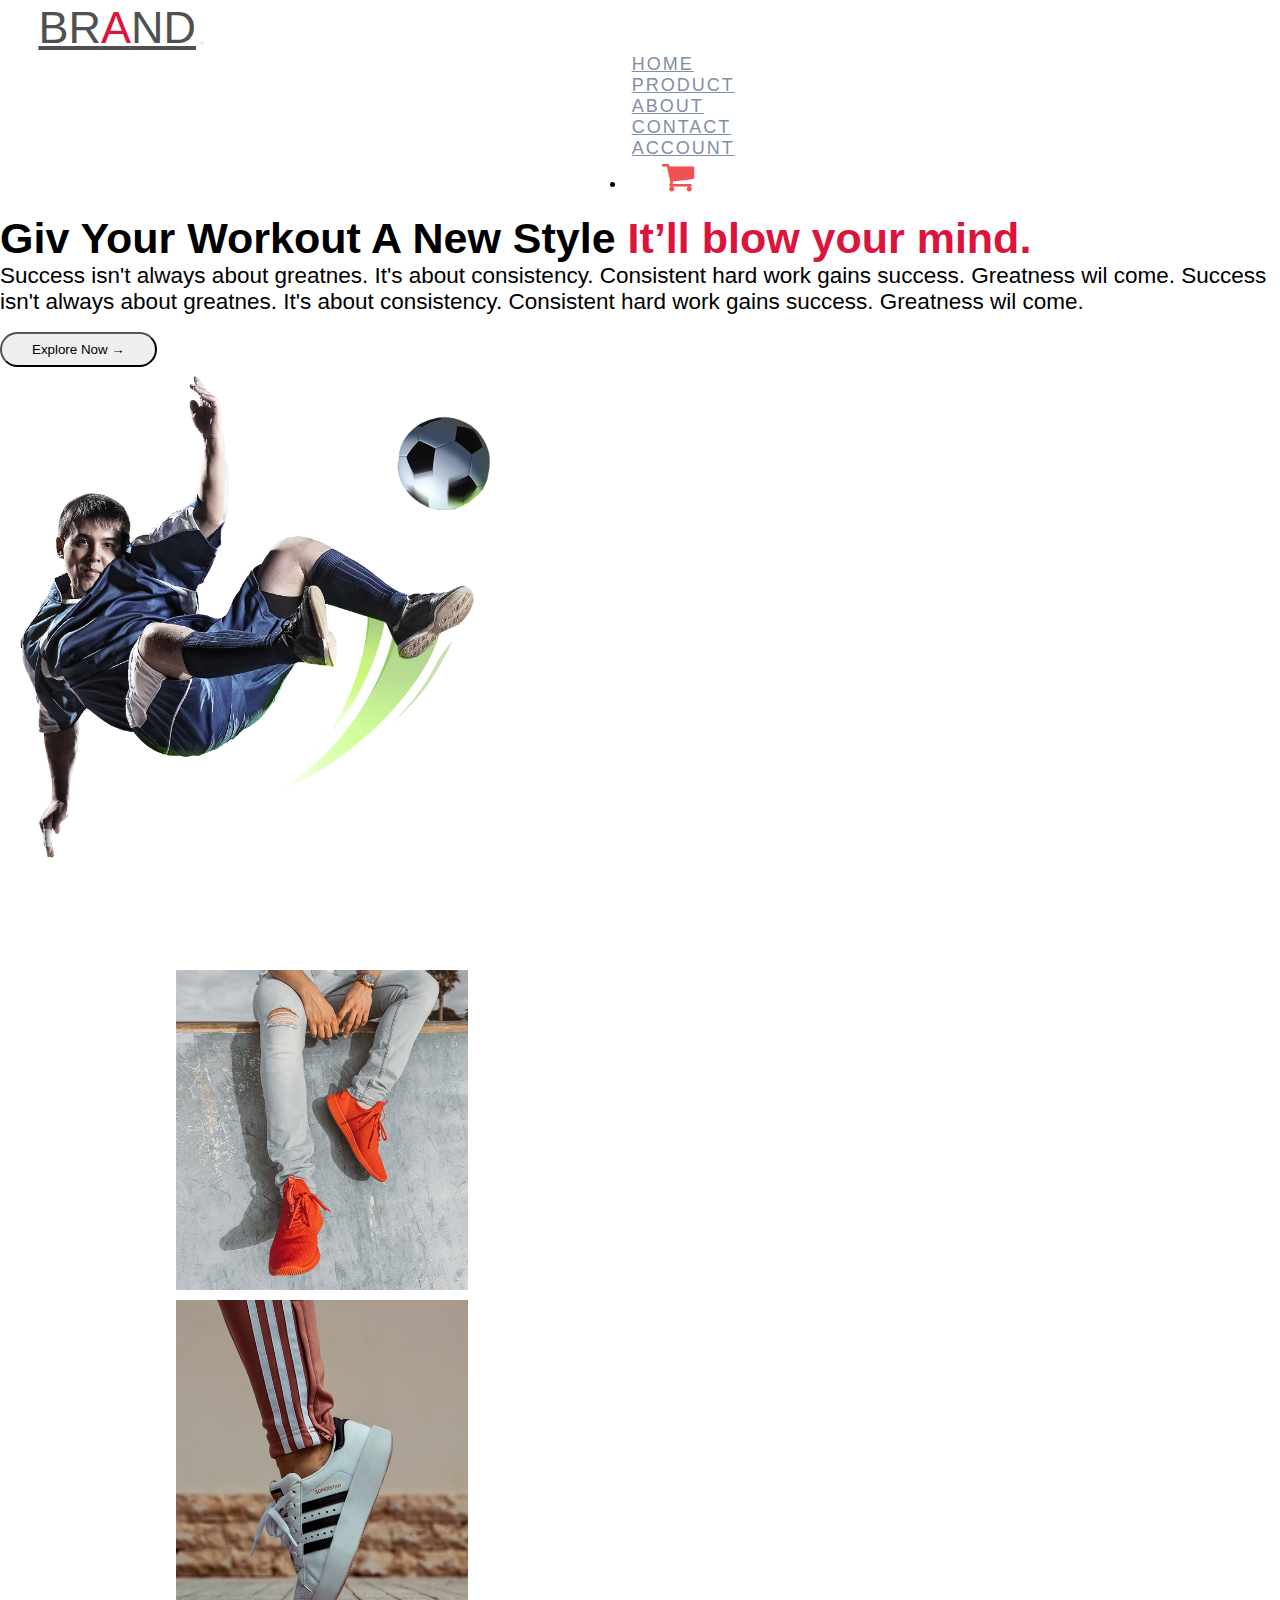
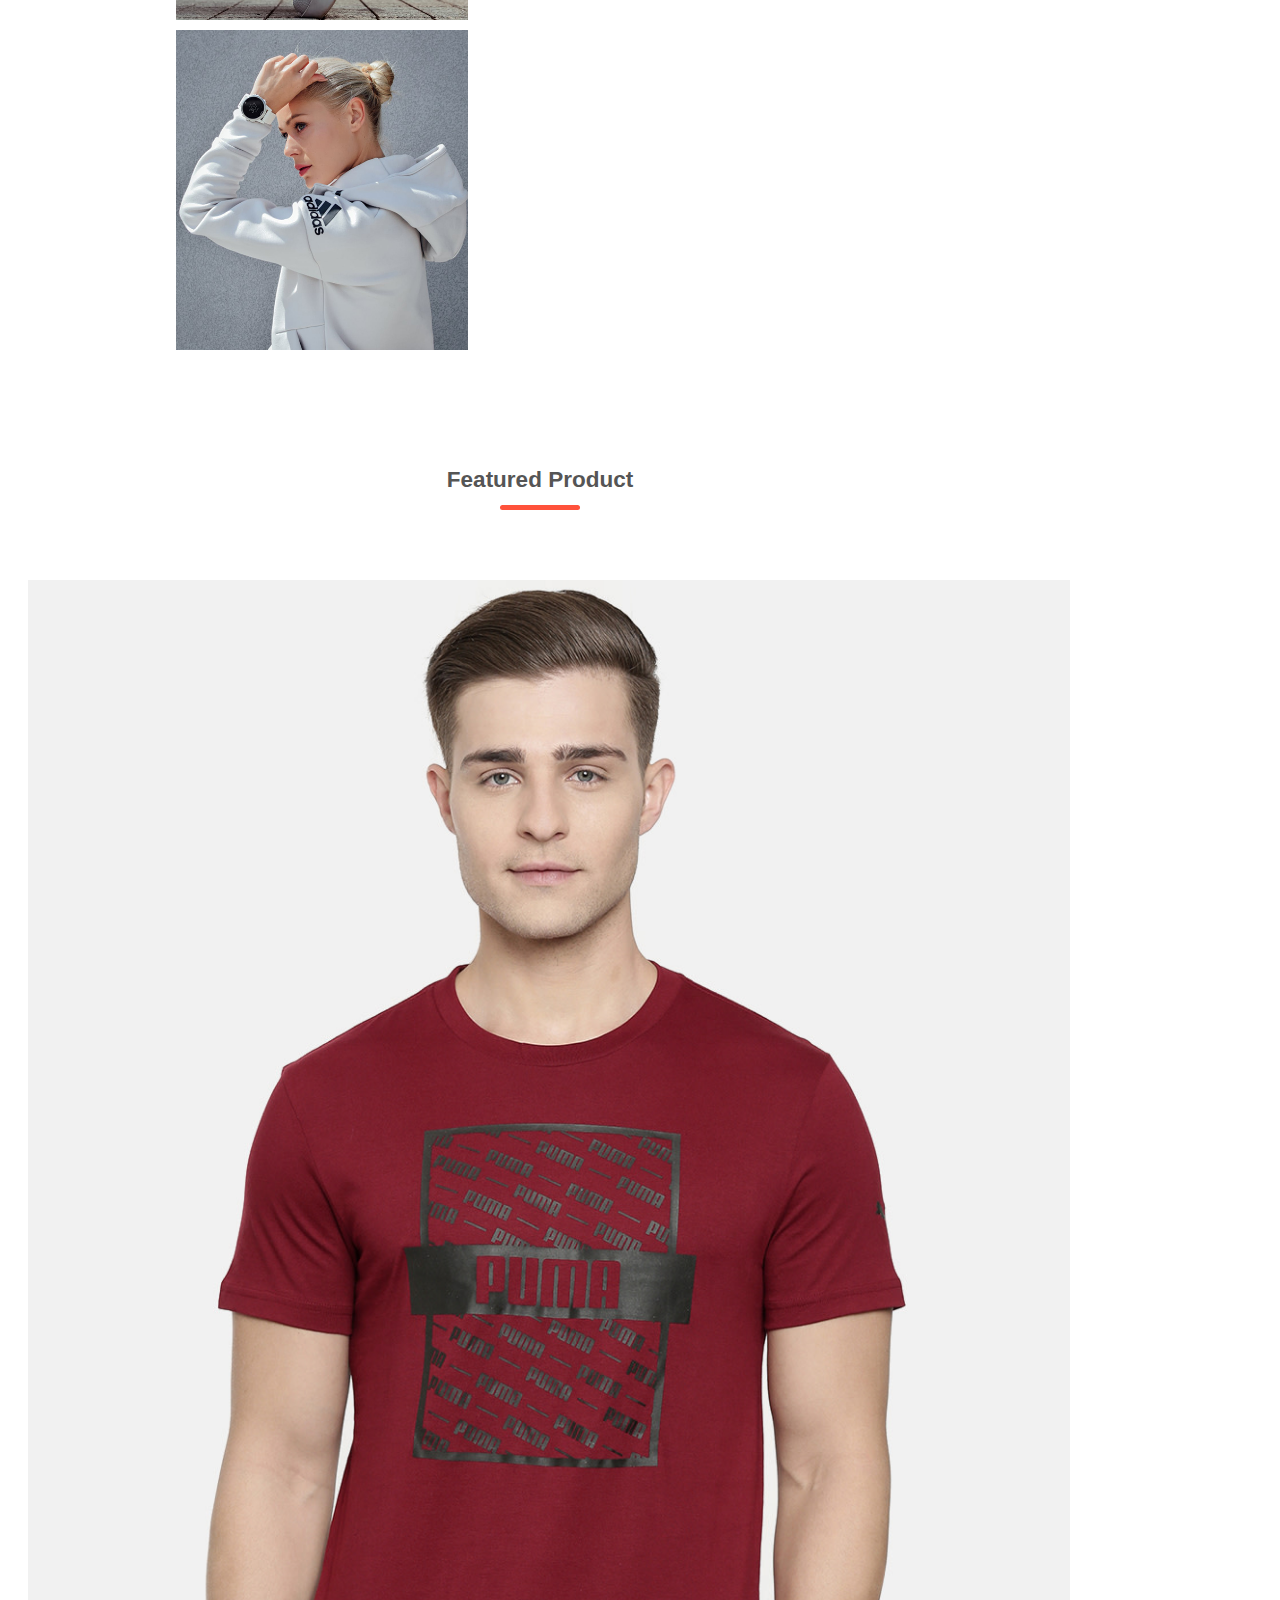
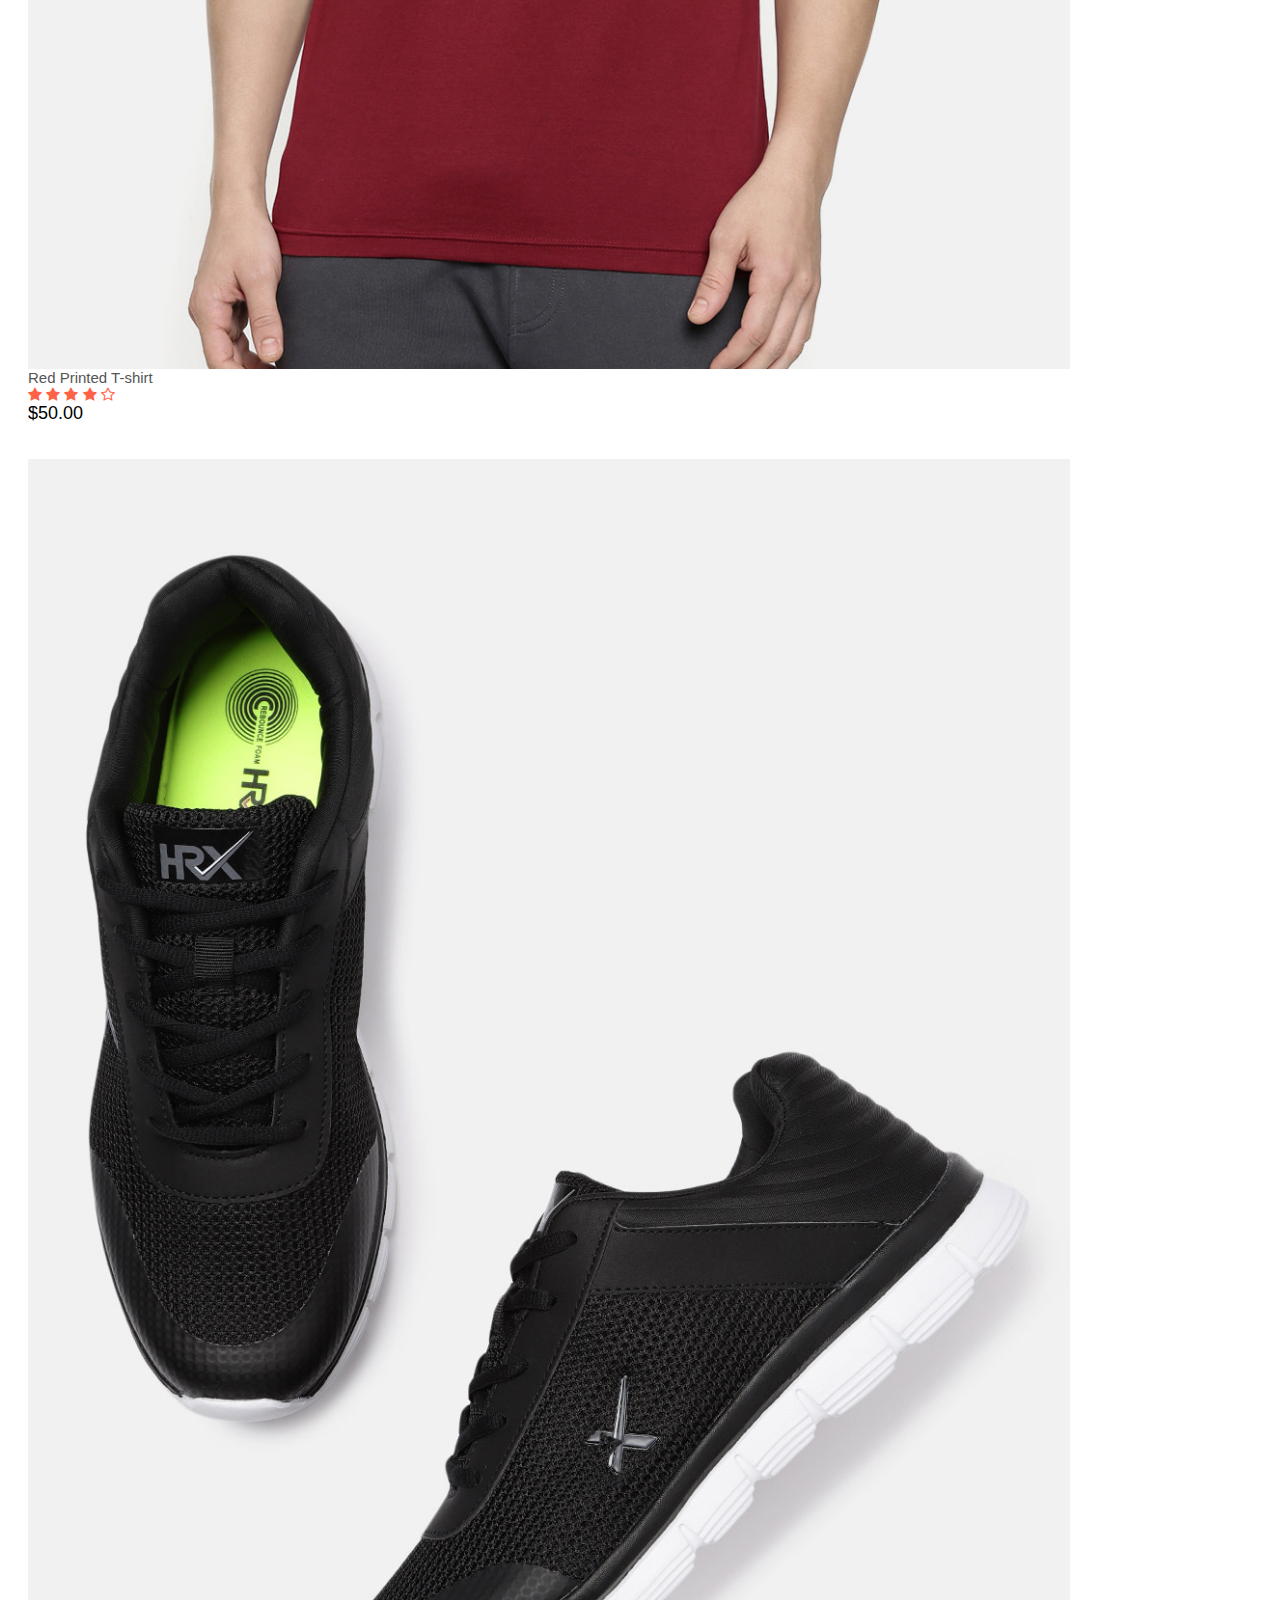
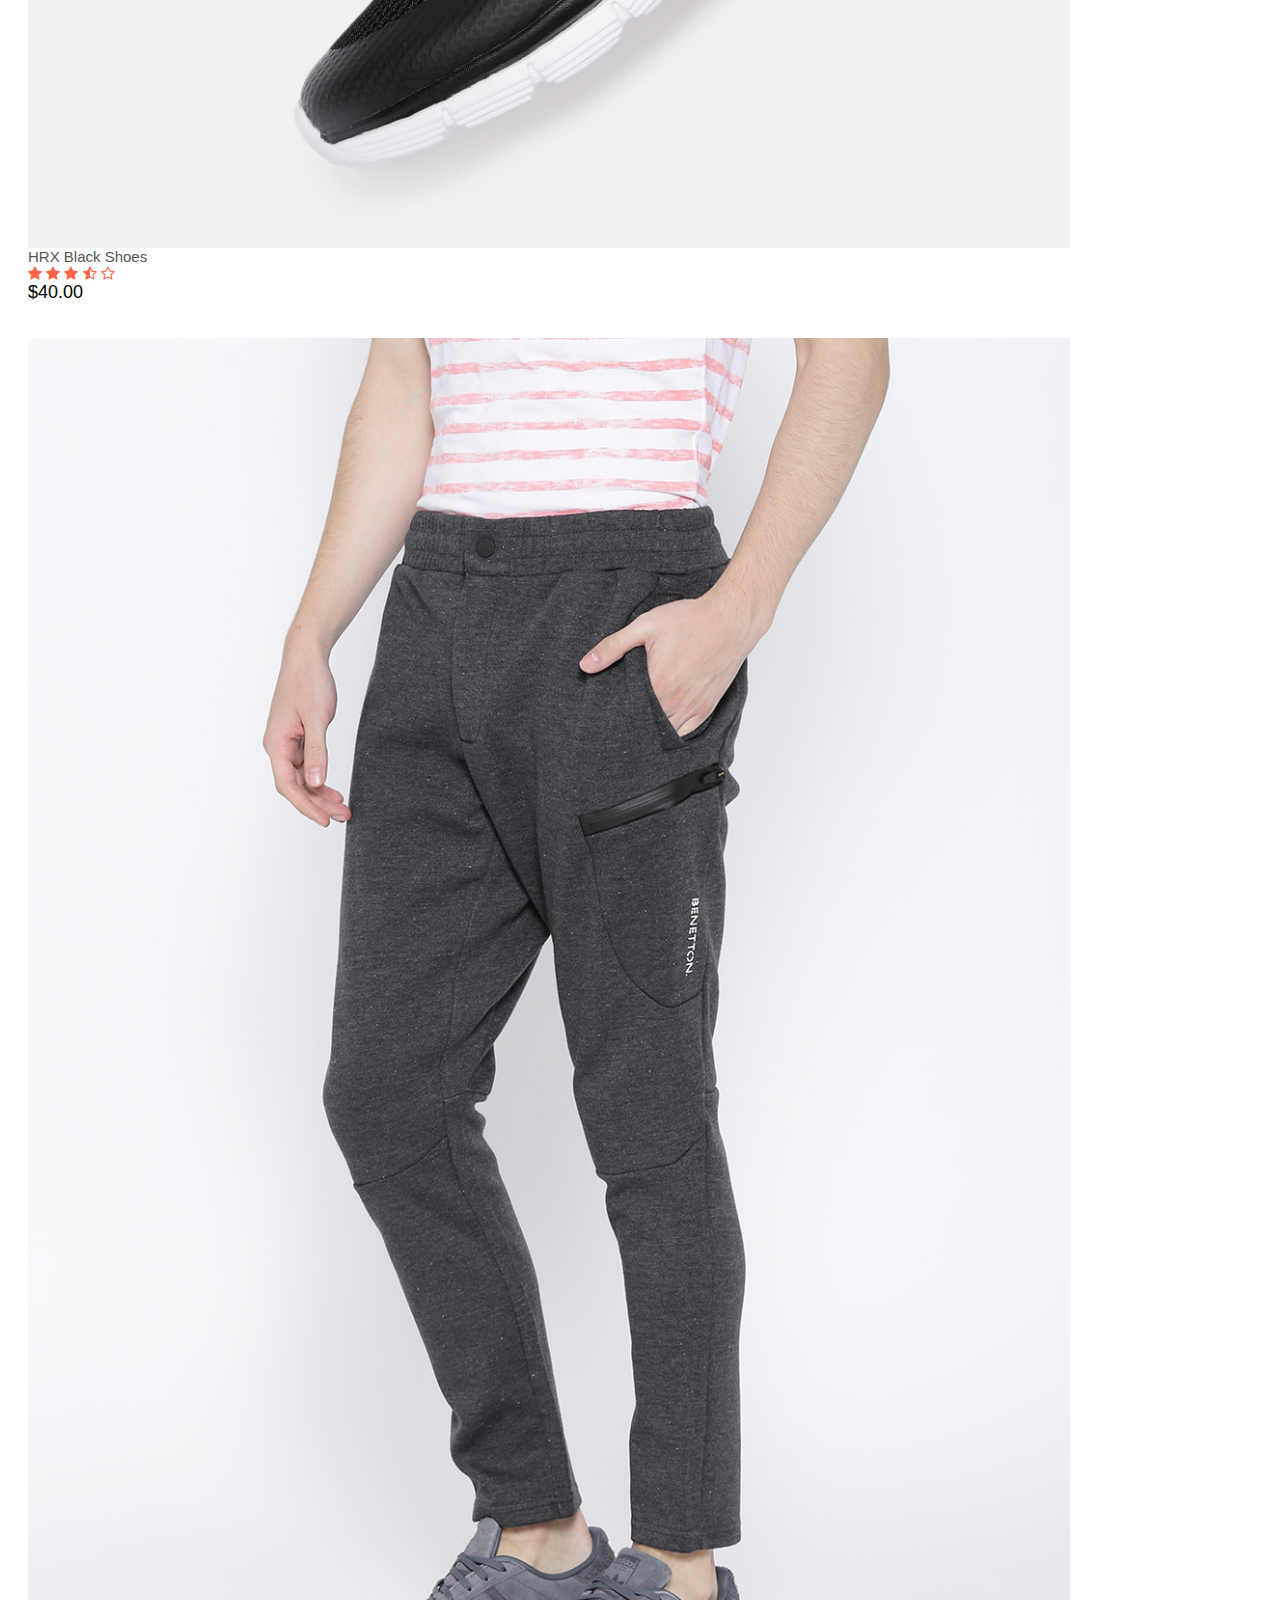
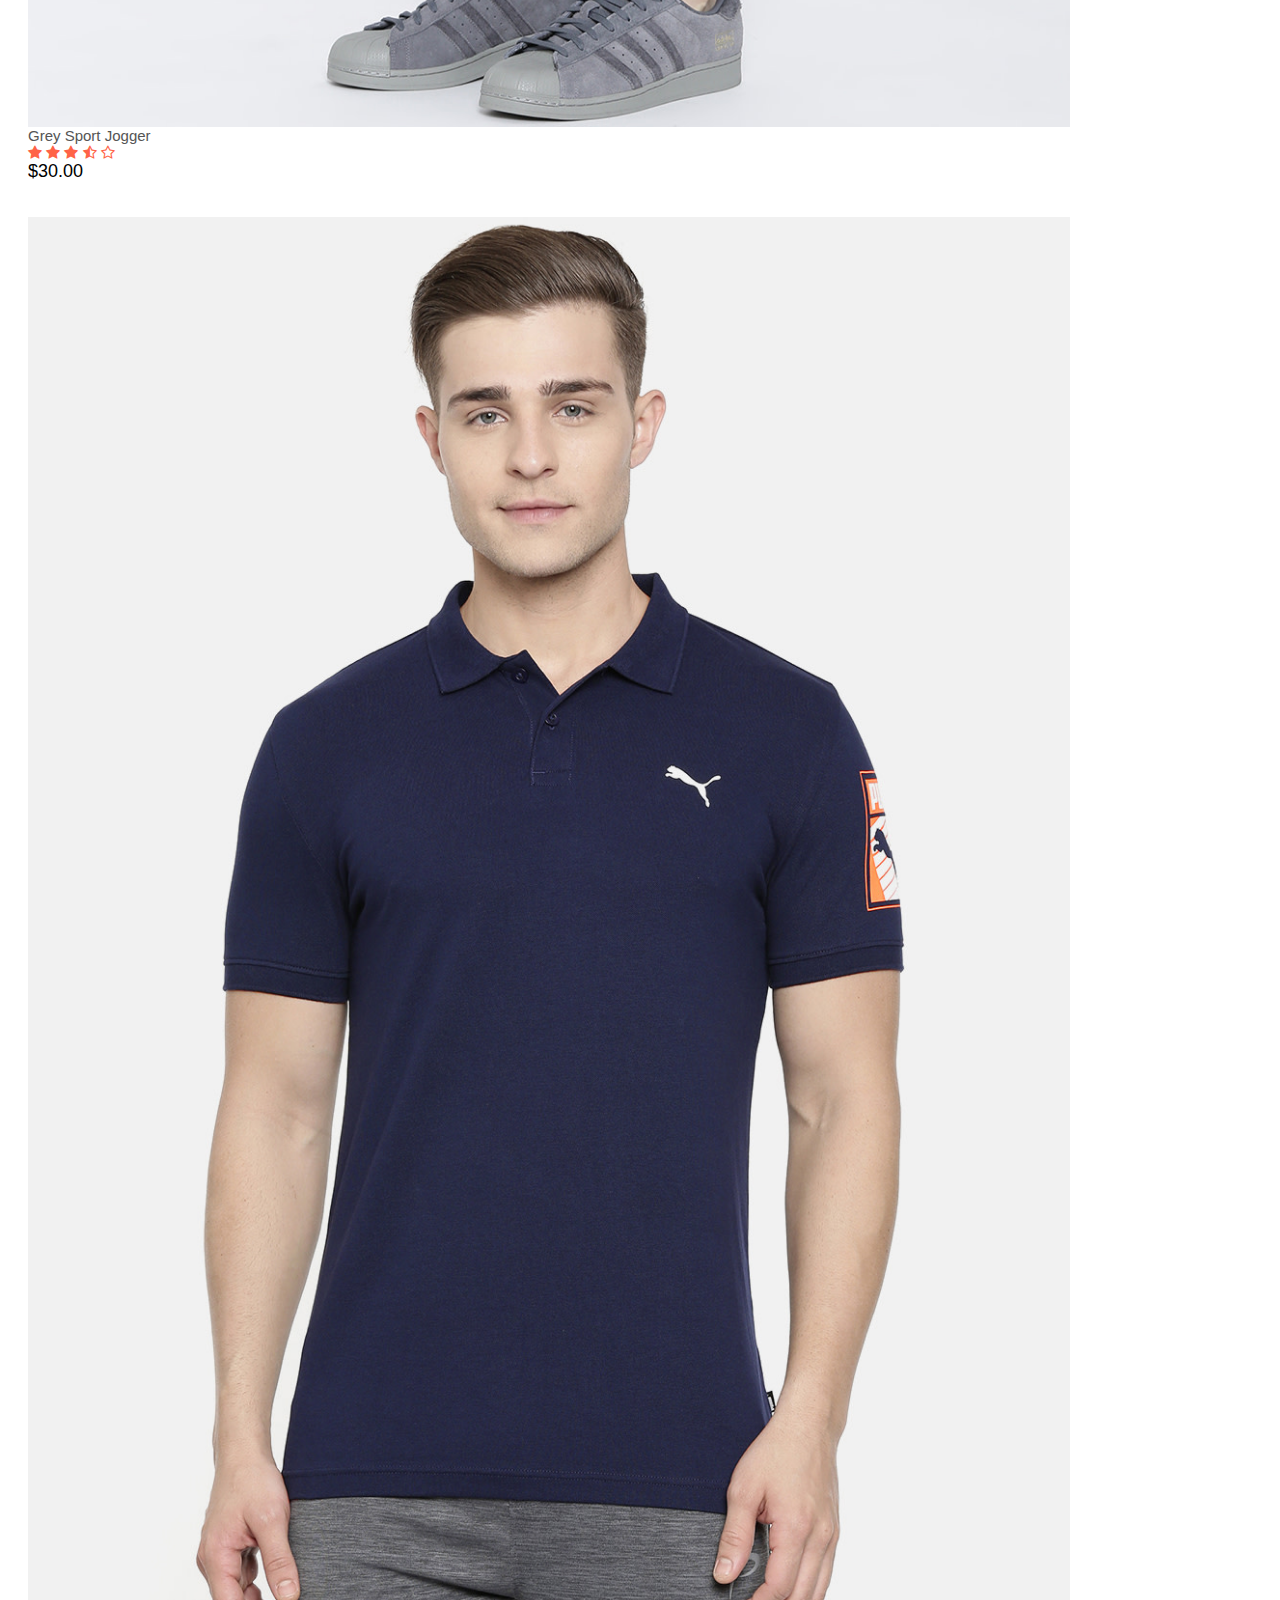
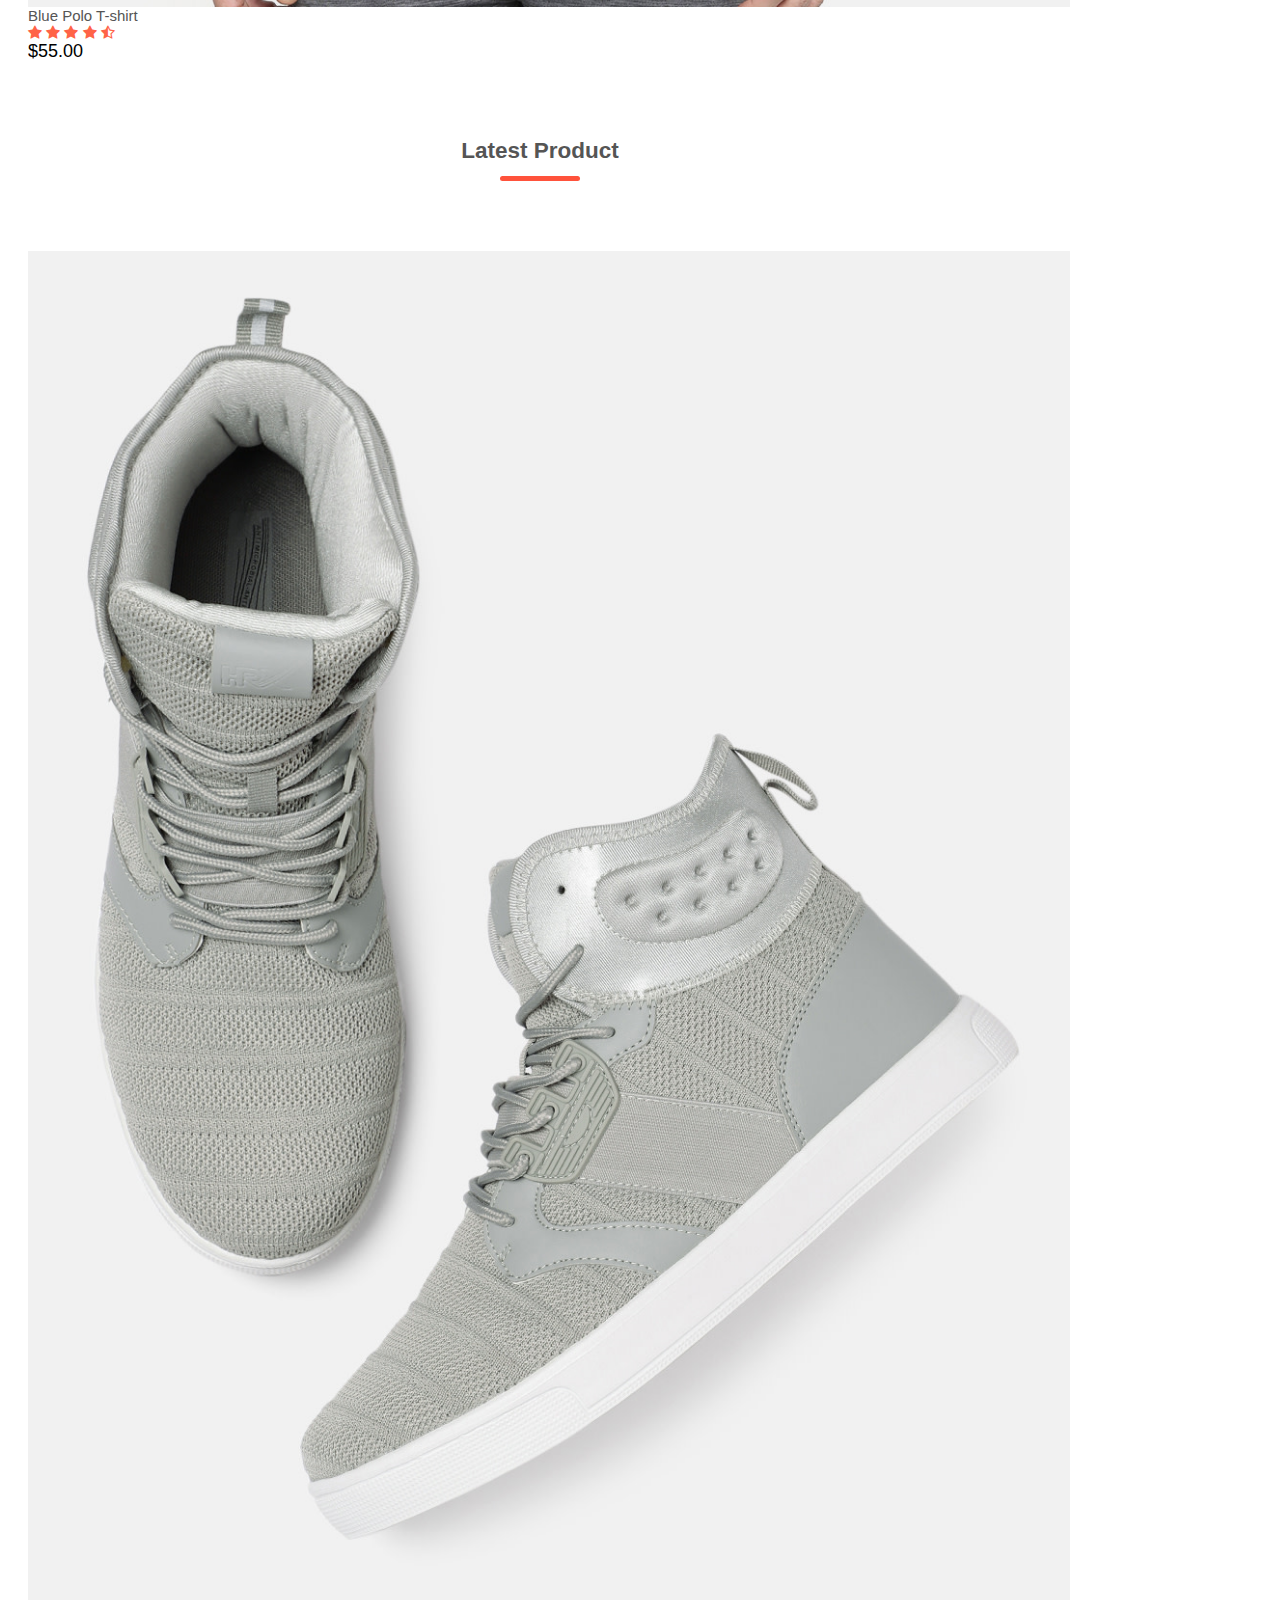
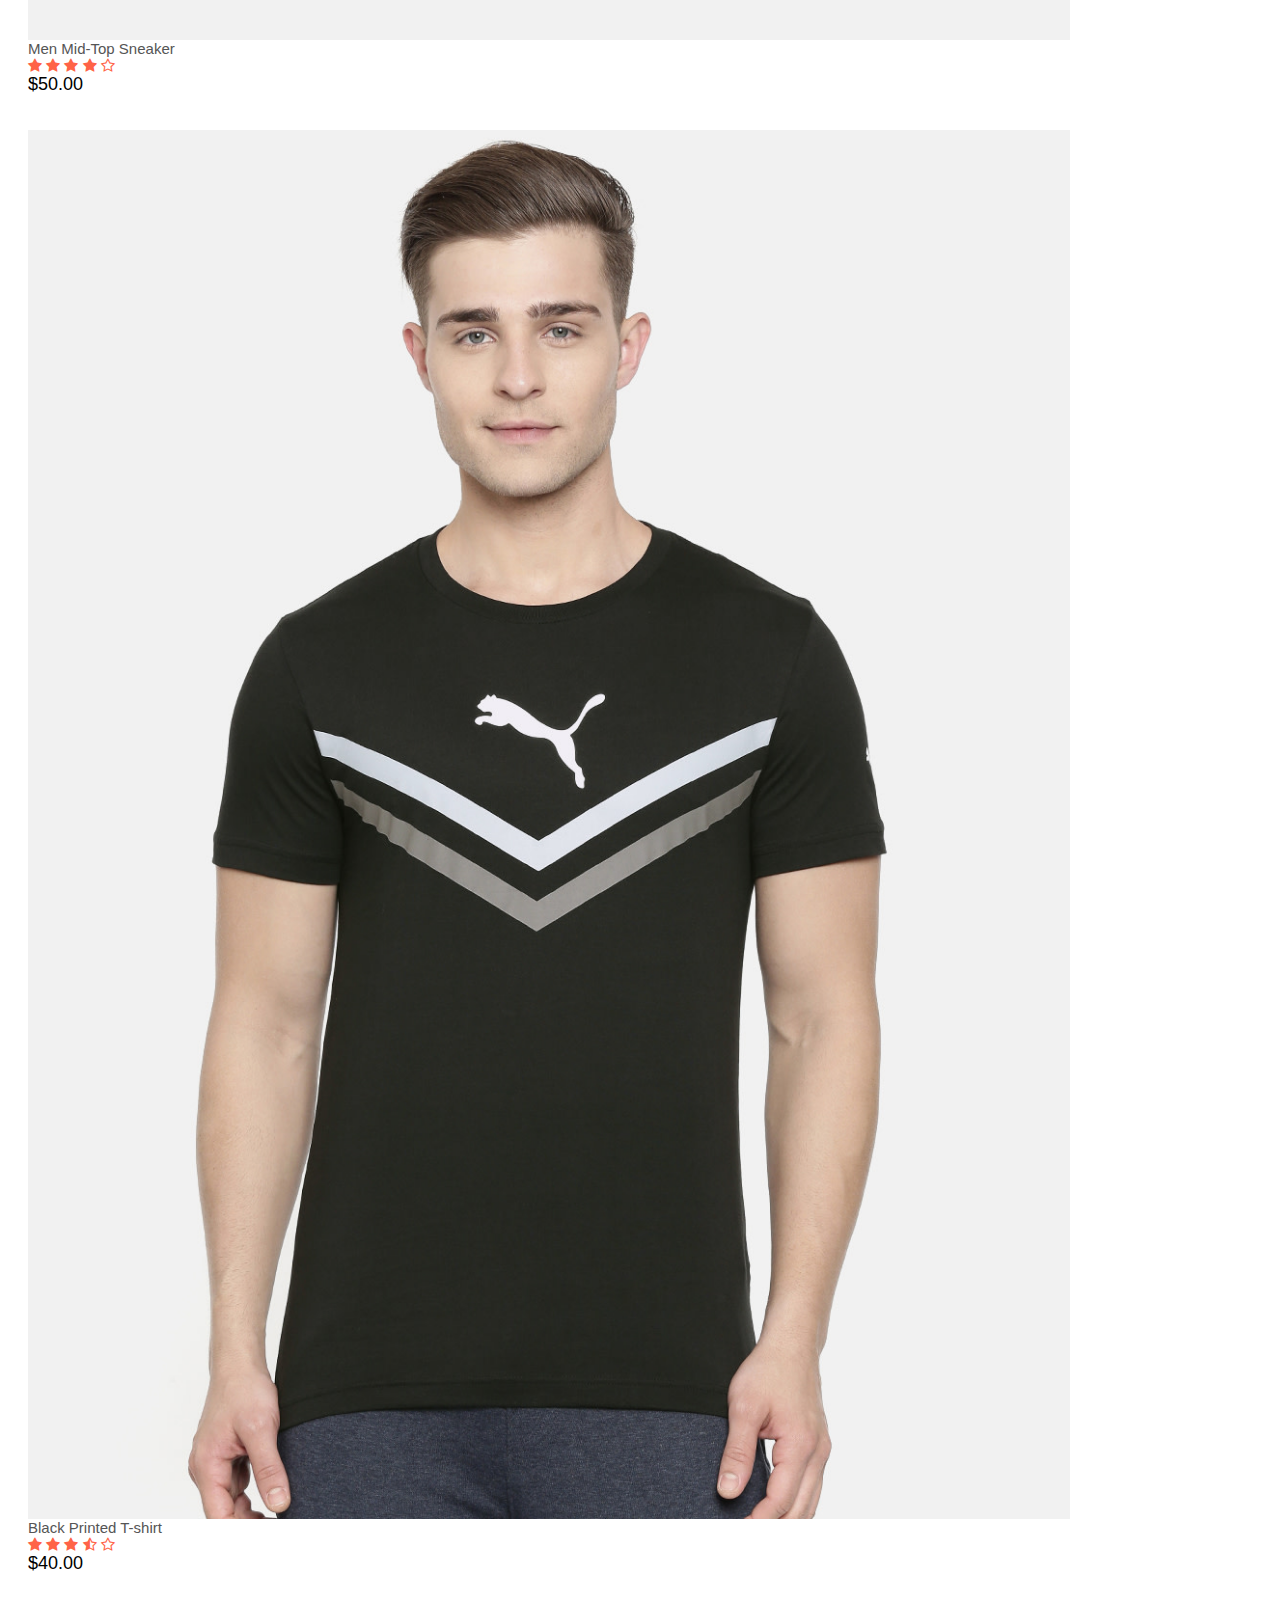
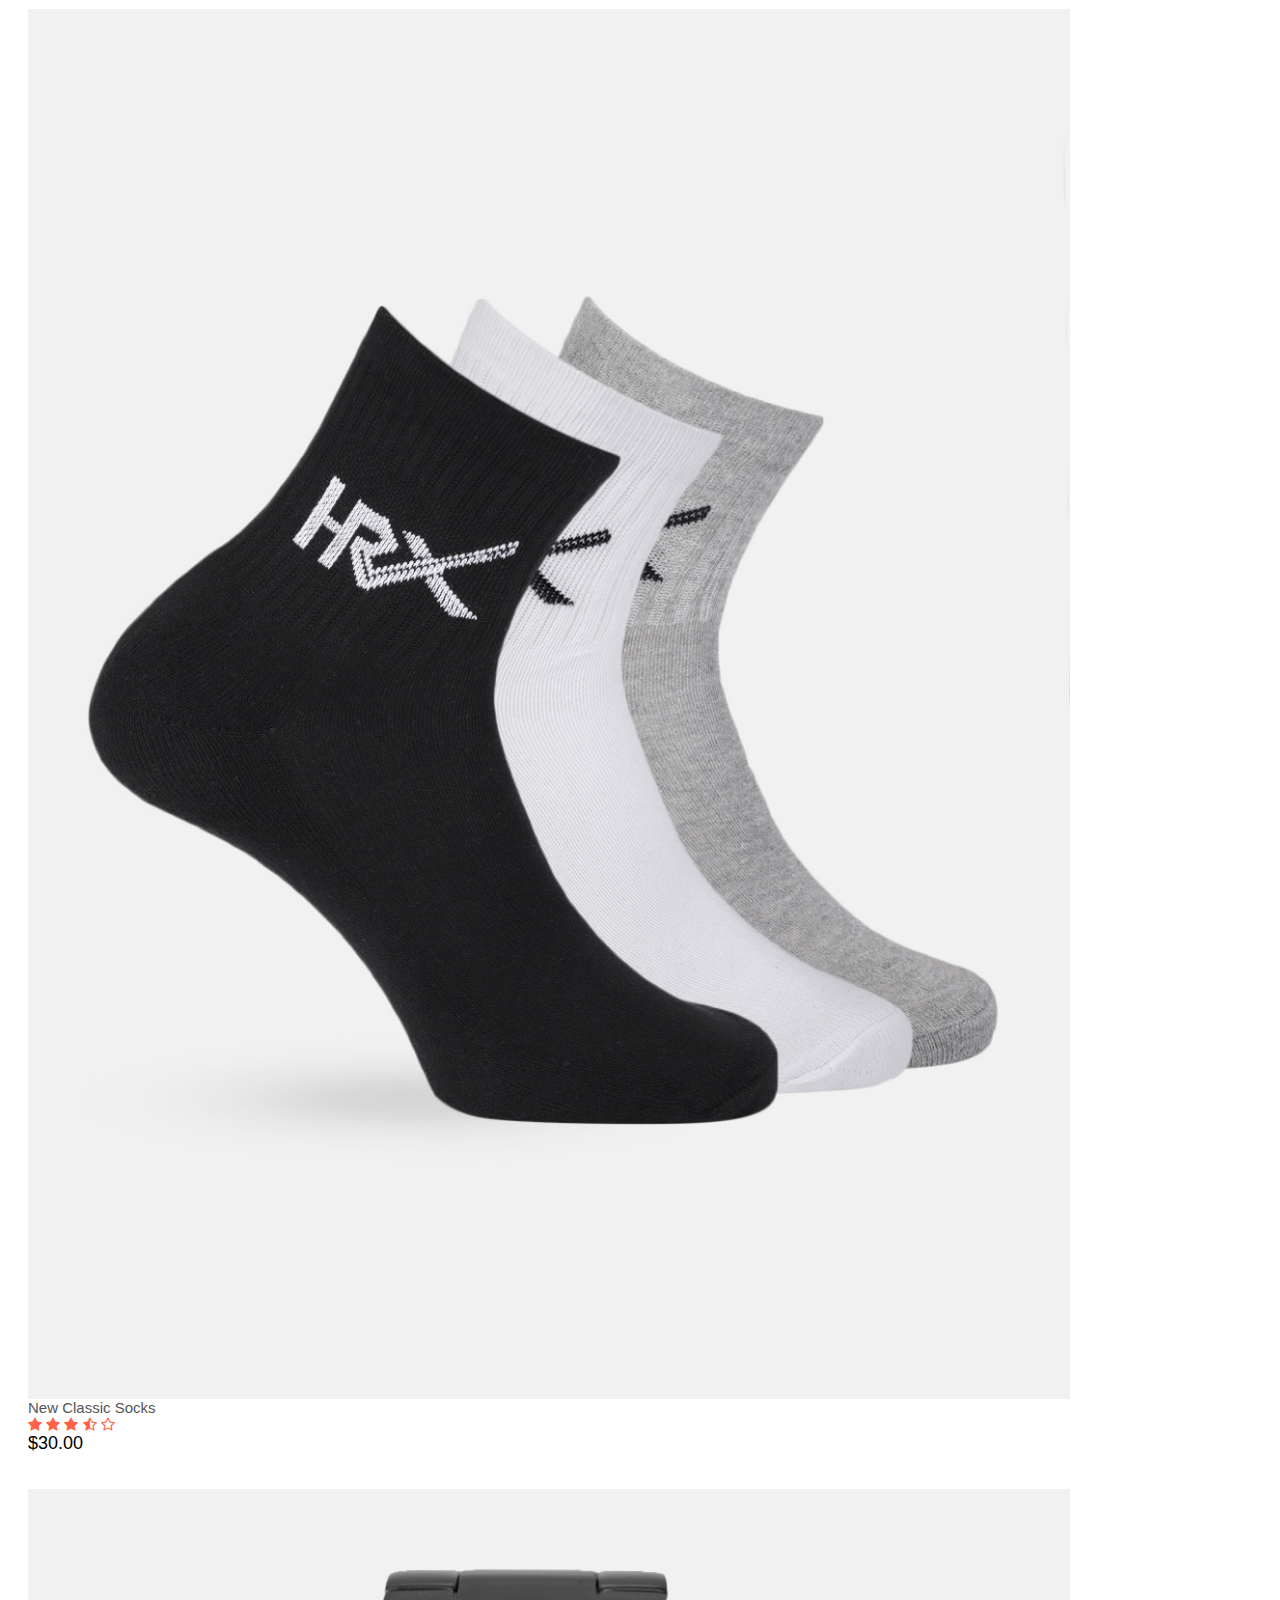
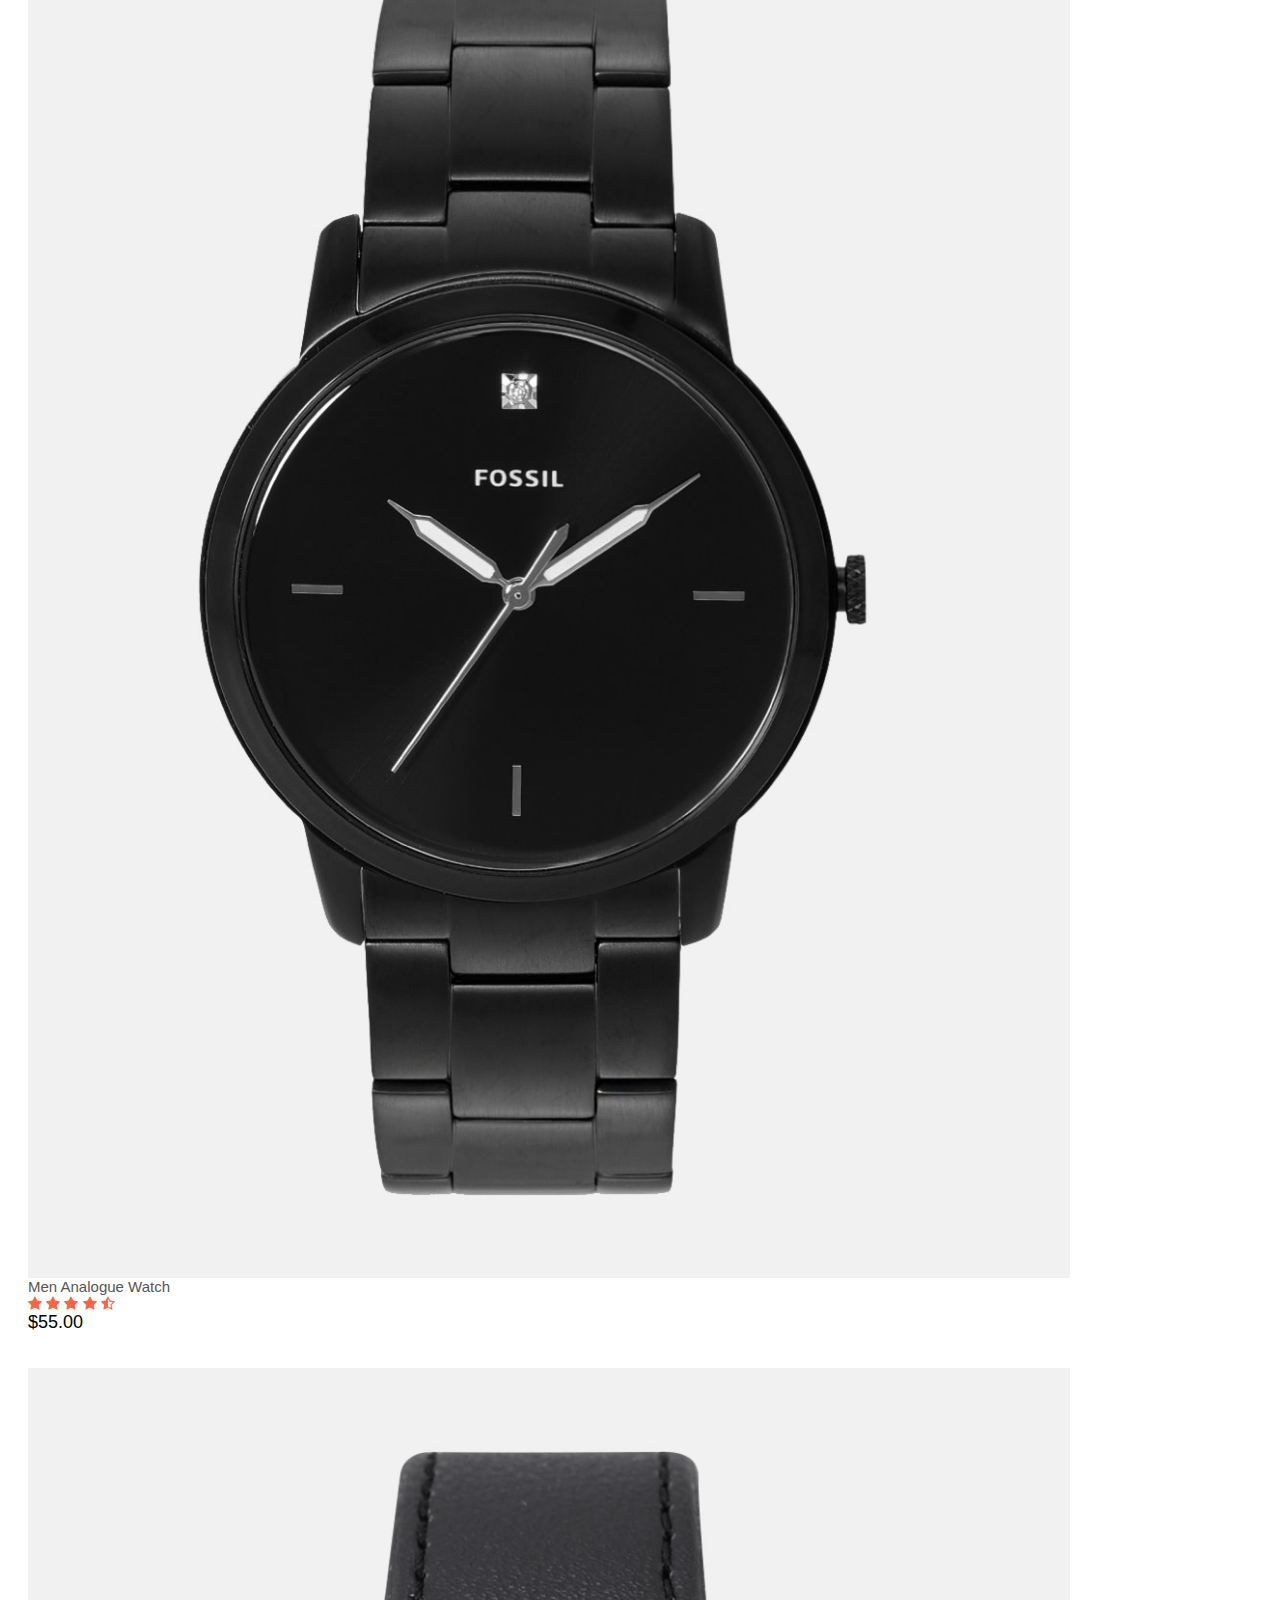
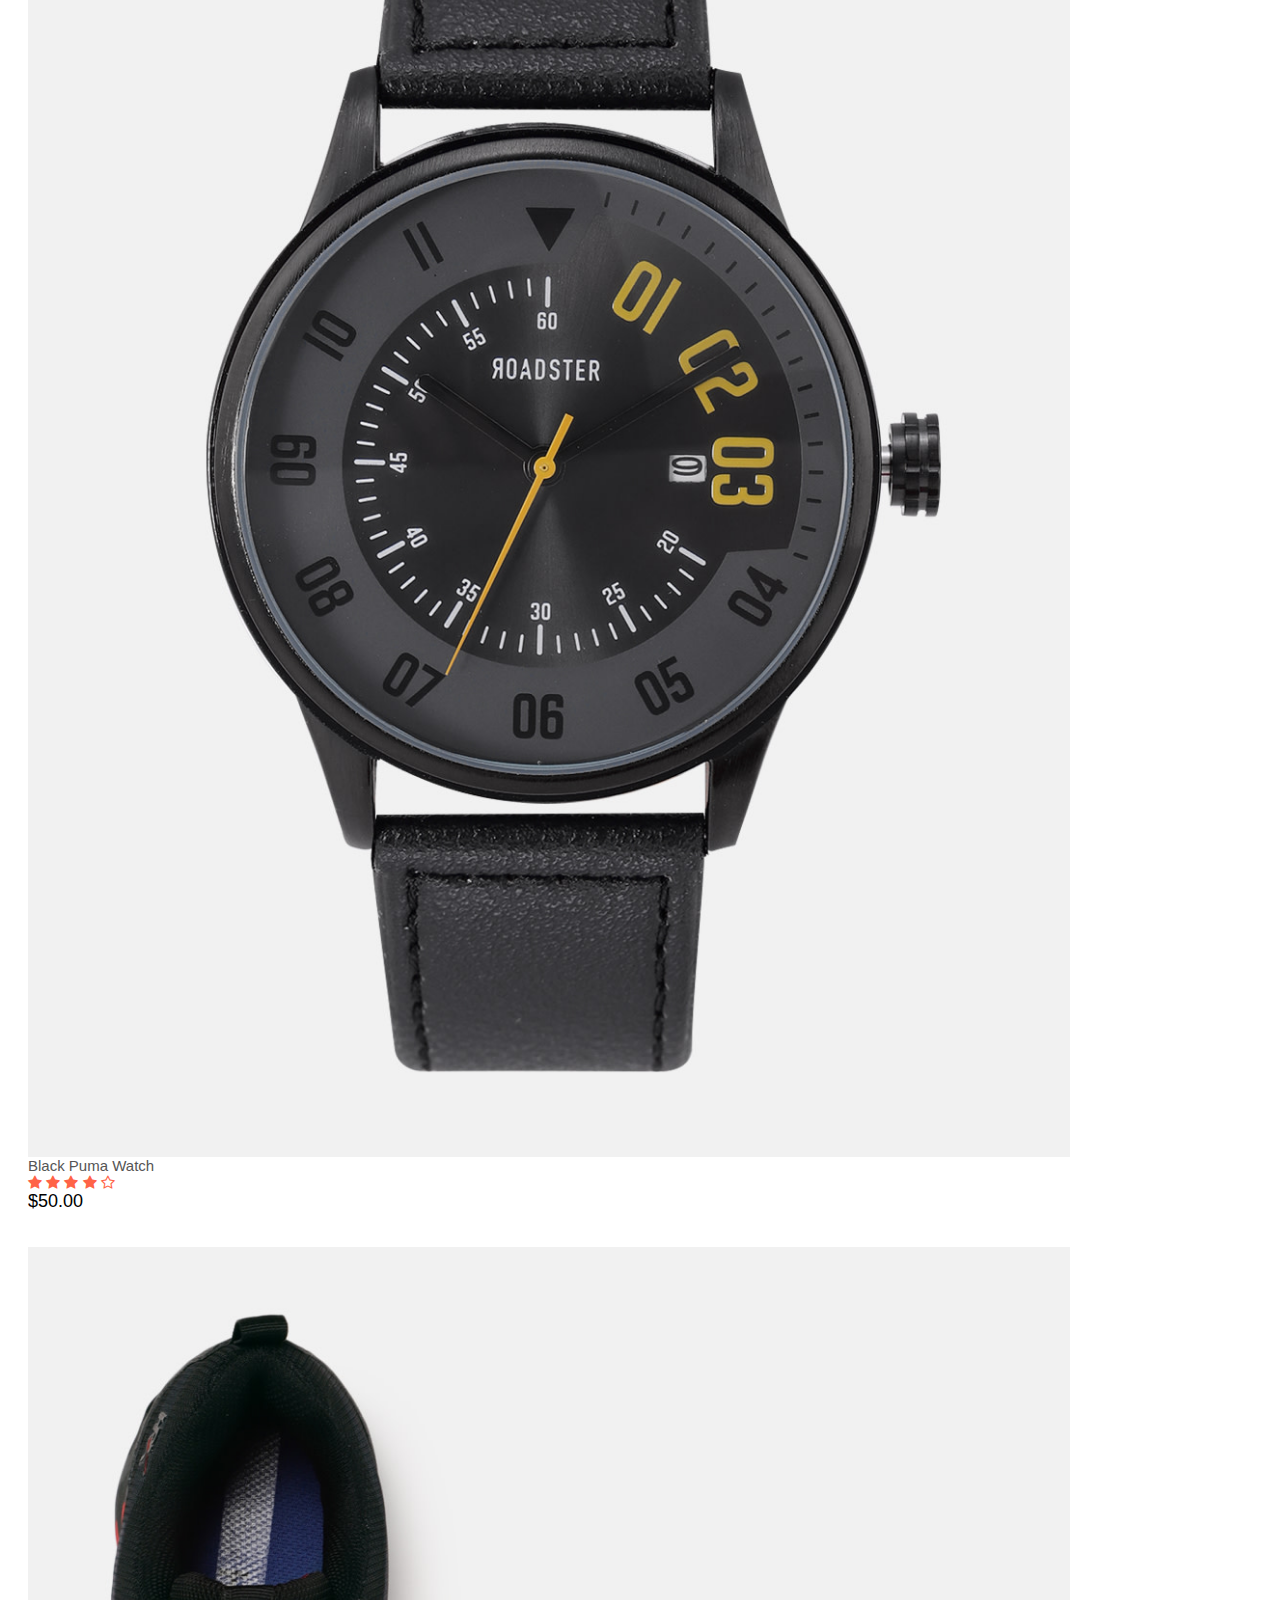
<file: index.html>
<!doctype html>
<html lang="en">
  <head>
    <!-- Required meta tags -->
    <meta charset="utf-8">
    <meta name="viewport" content="width=device-width, initial-scale=1">

    <!-- Bootstrap CSS -->
    <link href="https://cdn.jsdelivr.net/npm/bootstrap@5.0.0-beta2/dist/css/bootstrap.min.css" rel="stylesheet" integrity="sha384-BmbxuPwQa2lc/FVzBcNJ7UAyJxM6wuqIj61tLrc4wSX0szH/Ev+nYRRuWlolflfl" crossorigin="anonymous">

    <title>Brand Shopping</title>
    <link rel="stylesheet" href="https://cdnjs.cloudflare.com/ajax/libs/font-awesome/4.7.0/css/font-awesome.min.css">
    <link rel="stylesheet" href="style.css">
  </head>
  <body>
    <!--navbar-->
    <nav class="navbar navbar-expand-lg navbar-light bg-dark hip">
        <div class="container-fluid">
          <a class="navbar-brand" href="/">Br<span>a</span>nd</a>
          <button class="navbar-toggler" type="button" data-bs-toggle="collapse" data-bs-target="#navbarSupportedContent" aria-controls="navbarSupportedContent" aria-expanded="false" aria-label="Toggle navigation">
            <span class="navbar-toggler-icon"></span>
          </button>
          <div class="collapse navbar-collapse dif" id="navbarSupportedContent">
            <ul style="margin-left: 49%;" class="navbar-nav me-auto mb-2 mb-lg-0">
              <li class="nav-item">
                <a class="nav-link" aria-current="page" href="index.html">Home</a>
              </li>
              <li class="nav-item">
                <a class="nav-link" href="Product.html">Product</a>
              </li>
              <li class="nav-item">
                <a class="nav-link" href="about.html">About</a>
              </li>
              <li class="nav-item">
                <a class="nav-link" href="contact.html">Contact</a>
              </li>
              <li class="nav-item">
                <a class="nav-link" href="login/login.html">Account</a>
              </li>
              <li> 
               <a href="cart.html"> <i class="fa fa-shopping-cart" style="color: #ee5253; font-size:35px; margin-right: 30px; margin-left: 30px;"></i></a>
              </li>
            </ul>
            </div>
            
        </div>
      </nav><br>
      <!--/navbar-->

      <!--content-->
      <div class="container mt-5 mb-3 ">
      <div class="row featurette d-flex justify-content-center align-items-center">
        <div class="col-md-7">
          <h1 class="featurette-heading">Giv Your Workout A New Style <span class="text-muted">It’ll blow your mind.</span></h1>
          <p class="lead">Success isn't always about greatnes. It's about consistency. Consistent hard work gains success. Greatness wil come.
                    Success isn't always about greatnes. It's about consistency. Consistent hard work gains success. Greatness wil come.
         </p><br>
         <button type="button" class="btn btn-warning">Explore Now &#x2192;</button>
        </div>
        <div class="col-md-5">
          <img src="con4.png" width="490" height="500" class="firstpic">
          
        </div>
      </div>
    </div>
      
     
      <div class="container">
        <div class="categories">
          <div class="row">
            <div class="col-3">
              <img src="images/category-1.jpg">
            </div>
            <div class="col-3">
              <img src="images/category-2.jpg">
            </div>
            <div class="col-3"> 
              <img src="images/category-3.jpg">
            </div>
          </div>
        </div>
      </div>  
    <!--/content-->


      <!--feature product-->
      <div class="container disp">
        <div class="categories">
          <h2 class="title">Featured Product</h2>
          <div class="row">
            <div class="col-4">
              <img src="images/product-1.jpg">
              <h4>Red Printed T-shirt</h4>
              <div class="rating">
                <i class="fa fa-star"></i>
                <i class="fa fa-star"></i>
                <i class="fa fa-star"></i>
                <i class="fa fa-star"></i>
                <i class="fa fa-star-o"></i>
              </div>
              <p>$50.00</p>
            </div>
            <div class="col-4">
              <img src="images/product-2.jpg">
              <h4>HRX Black Shoes</h4>
              <div class="rating">
                <i class="fa fa-star"></i>
                <i class="fa fa-star"></i>
                <i class="fa fa-star"></i>
                <i class="fa fa-star-half-o"></i>
                <i class="fa fa-star-o"></i>
              </div>
              <p>$40.00</p>
            </div>
            <div class="col-4"> 
              <img src="images/product-3.jpg">
              <h4>Grey Sport Jogger</h4>
              <div class="rating">
                <i class="fa fa-star"></i>
                <i class="fa fa-star"></i>
                <i class="fa fa-star"></i>
                <i class="fa fa-star-half-o"></i>
                <i class="fa fa-star-o"></i>
              </div>
              <p>$30.00</p>
            </div>
            <div class="col-4"> 
              <img src="images/product-4.jpg">
              <h4>Blue Polo T-shirt</h4>
              <div class="rating">
                <i class="fa fa-star"></i>
                <i class="fa fa-star"></i>
                <i class="fa fa-star"></i>
                <i class="fa fa-star"></i>
                <i class="fa fa-star-half-o"></i>
              </div>
              <p>$55.00</p>
            </div>
          </div><br><br>
          <!--/feature product-->

       <!--latest product-->
          <h2 class="title">Latest Product</h2>
          <div class="row">
            <div class="col-4">
              <img src="images/product-5.jpg">
              <h4>Men Mid-Top Sneaker</h4>
              <div class="rating">
                <i class="fa fa-star"></i>
                <i class="fa fa-star"></i>
                <i class="fa fa-star"></i>
                <i class="fa fa-star"></i>
                <i class="fa fa-star-o"></i>
              </div>
              <p>$50.00</p>
            </div>
            <div class="col-4">
              <img src="images/product-6.jpg">
              <h4>Black Printed T-shirt</h4>
              <div class="rating">
                <i class="fa fa-star"></i>
                <i class="fa fa-star"></i>
                <i class="fa fa-star"></i>
                <i class="fa fa-star-half-o"></i>
                <i class="fa fa-star-o"></i>
              </div>
              <p>$40.00</p>
            </div>
            <div class="col-4"> 
              <img src="images/product-7.jpg">
              <h4>New Classic Socks</h4>
              <div class="rating">
                <i class="fa fa-star"></i>
                <i class="fa fa-star"></i>
                <i class="fa fa-star"></i>
                <i class="fa fa-star-half-o"></i>
                <i class="fa fa-star-o"></i>
              </div>
              <p>$30.00</p>
            </div>
            <div class="col-4"> 
              <img src="images/product-8.jpg">
              <h4>Men Analogue Watch</h4>
              <div class="rating">
                <i class="fa fa-star"></i>
                <i class="fa fa-star"></i>
                <i class="fa fa-star"></i>
                <i class="fa fa-star"></i>
                <i class="fa fa-star-half-o"></i>
              </div>
              <p>$55.00</p>
            </div>
          </div>
          <div class="row">
            <div class="col-4">
              <img src="images/product-9.jpg">
              <h4>Black Puma Watch</h4>
              <div class="rating">
                <i class="fa fa-star"></i>
                <i class="fa fa-star"></i>
                <i class="fa fa-star"></i>
                <i class="fa fa-star"></i>
                <i class="fa fa-star-o"></i>
              </div>
              <p>$50.00</p>
            </div>
            <div class="col-4">
              <img src="images/product-10.jpg">
              <h4>HRX Printed Snikers</h4>
              <div class="rating">
                <i class="fa fa-star"></i>
                <i class="fa fa-star"></i>
                <i class="fa fa-star"></i>
                <i class="fa fa-star-half-o"></i>
                <i class="fa fa-star-o"></i>
              </div>
              <p>$40.00</p>
            </div>
            <div class="col-4"> 
              <img src="images/product-11.jpg">
              <h4>Men Grey Shoes</h4>
              <div class="rating">
                <i class="fa fa-star"></i>
                <i class="fa fa-star"></i>
                <i class="fa fa-star"></i>
                <i class="fa fa-star-half-o"></i>
                <i class="fa fa-star-o"></i>
              </div>
              <p>$30.00</p>
            </div>
            <div class="col-4"> 
              <img src="images/product-12.jpg">
              <h4>Black Cotten Jogger</h4>
              <div class="rating">
                <i class="fa fa-star"></i>
                <i class="fa fa-star"></i>
                <i class="fa fa-star"></i>
                <i class="fa fa-star"></i>
                <i class="fa fa-star-half-o"></i>
              </div>
              <p>$55.00</p>
            </div>
          </div>
        
        </div>
      </div> 
      <!--/latest product-->


      <!--offer-->
      <div class="offer-box">
      <div class="container offer bg-pr">
        <div class="row featurette">
          <div class="col-md-7 order-md-2 offer-con">
            <p class="lead2">Exclusive Available on BRAND</p>
            <h2 class="featurette-heading offer-heading">Sony Smart Band 5 <span class="sub-heading">See for yourself.</span></h2><br>
            <p class="lead2">The Sony Smart Band 5 feature a 39.9% larger(than Sony Band 3) Almon colour full-touch display
              with adjustable brightness, so everything is clear as can be.</p>
              <a href="" class="btn button-block">Buy Now &#8594;</a>
          </div>
          
          <div class="col-md-5 order-md-1">
            <img class="bd-placeholder-img bd-placeholder-img-lg featurette-image img-fluid mx-auto rounded-lg pt-5 pb-3 " width="800" height="900" src="images/exclusive.png"/>
          </div>
        </div>
      </div>
    </div>

    <!--Testimonial-->
     <div class="container testimonial">
      <div class="row">
        <div class="col-lg-4">
          <img src="images/user-1.jpg" class="bd-placeholder-img rounded-circle" width="140" height="140" xmlns="http://www.w3.org/2000/svg" role="img" aria-label="Placeholder: 140x140" preserveAspectRatio="xMidYMid slice" focusable="false"><title>Placeholder</title><rect width="100%" height="100%" fill="#777"></rect><text x="50%" y="50%" fill="#777" dy=".3em"></text><br><br>
          <h2>Tushar Mishra</h2>
          <p>Some representative placeholder content for the three columns of text below the carousel. This is the first column.</p>
          <p><a class="btn btn-primary" href="#">View details »</a></p>
        </div><!-- /.col-lg-4 -->


        <div class="col-lg-4">
          <img src="images/user-2.png" class="bd-placeholder-img rounded-circle" width="140" height="140" xmlns="http://www.w3.org/2000/svg" role="img" aria-label="Placeholder: 140x140" preserveAspectRatio="xMidYMid slice" focusable="false"><title>Placeholder</title><rect width="100%" height="100%" fill="#777"></rect><text x="50%" y="50%" fill="#777" dy=".3em"></text></img><br><br>
          <h2>Adarsh</h2>
          <p>Another exciting bit of representative placeholder content. This time, we've moved on to the second column.</p>
          <p><a class="btn btn-primary" href="#">View details »</a></p>
        </div><!-- /.col-lg-4 -->


        <div class="col-lg-4">
          <img src="images/user-3.png" class="bd-placeholder-img rounded-circle" width="140" height="140" xmlns="http://www.w3.org/2000/svg" role="img" aria-label="Placeholder: 140x140" preserveAspectRatio="xMidYMid slice" focusable="false"><title>Placeholder</title><rect width="100%" height="100%" fill="#777"></rect><text x="50%" y="50%" fill="#777" dy=".3em"></text></img><br><br>
          <h2>Pablo Yadav</h2>
          <p>Another exciting bit of representative placeholder content. This time, we've moved on to the second column.</p>
          <p><a class="btn btn-primary" href="#">View details »</a></p>
        </div><!-- /.col-lg-4 -->
      </div>
     </div>



     <!--brands-->
     <div class="brands-logo">
       <div class="container">
         <div class="row">
             <div class="col-md-2">
               <img src="images/logo-coca-cola.png">
             </div>
             <div class="col-md-2">
              <img src="images/logo-paypal.png">
            </div>
            <div class="col-md-2">
              <img src="images/logo-oppo.png">
            </div>
            <div class="col-md-2">
              <img src="images/logo-philips.png">
            </div>
            <div class="col-md-2">
              <img src="images/logo-godrej.png">
            </div>
         </div><br><br>
         <hr class="featurette-divider">
       </div>
      </div>



      <!--footer-->
      <section class="footer">
        <div class="container">
        <div class="row">
            
            <div class="col-md-3">
              <h3>BR<span>A</span>ND</h3> 
                 <p>Based in INDIA, BRAND is a unique blend of Men Clothing and Streetwear called as Active Streetwear. 
                    As We have an absolute passion for both fitness and great clothing so designed the BRAND range to deliver quality, 
                    strength of a hard work and a “street cred” all at the same time </p> 
                  <div class="app-logo">
                    <img src="images/play-store.png">
                    <img src="images/app-store.png">
                  </div>  
                    
            </div>
            <div class="col-md-3">
              <h4>Features</h4>
              <p>Deals & Offers</p>
              <p>Customer Reviews</p>
              <p>Cancleation Policies</p>
            </div>
            <div class="col-md-3">
                 <h4>Quick Contact</h4>
                 <p><i class="fa fa-phone-square"></i>+91 9889208172</p>
                 <p><i class="fa fa-envelope"></i> siddharthdev@gmail.com</p>
                 <p><i class="fa fa-home"></i>deoria baipas road taramandal gorakhpur</p>
            </div>
            <div class="col-md-3">
                    <h4>Folloe us on</h4>
                    <p><i class="fa fa-facebook-official"></i>Facebook</p>
                    <p><i class="fa fa-instagram"></i>Instagram</p>
                    <p><i class="fa fa-twitter"></i>Twittwe</p>
            </div>
        </div><hr>   
          <p class="copyright"><i class="fa fa-copyright">&nbsp Copyright 2021-</i> BR<SPAN>A</SPAN>ND </p> 
        </div>
    </section>
       
      
       
      
      
    
    





    <!-- Optional JavaScript; choose one of the two! -->

    <!-- Option 1: Bootstrap Bundle with Popper -->
    <script src="https://cdn.jsdelivr.net/npm/bootstrap@5.0.0-beta2/dist/js/bootstrap.bundle.min.js" integrity="sha384-b5kHyXgcpbZJO/tY9Ul7kGkf1S0CWuKcCD38l8YkeH8z8QjE0GmW1gYU5S9FOnJ0" crossorigin="anonymous"></script>

    <!-- Option 2: Separate Popper and Bootstrap JS -->
    <!--
    <script src="https://cdn.jsdelivr.net/npm/@popperjs/core@2.6.0/dist/umd/popper.min.js" integrity="sha384-KsvD1yqQ1/1+IA7gi3P0tyJcT3vR+NdBTt13hSJ2lnve8agRGXTTyNaBYmCR/Nwi" crossorigin="anonymous"></script>
    <script src="https://cdn.jsdelivr.net/npm/bootstrap@5.0.0-beta2/dist/js/bootstrap.min.js" integrity="sha384-nsg8ua9HAw1y0W1btsyWgBklPnCUAFLuTMS2G72MMONqmOymq585AcH49TLBQObG" crossorigin="anonymous"></script>
    -->
  </body>
</html>
</file>
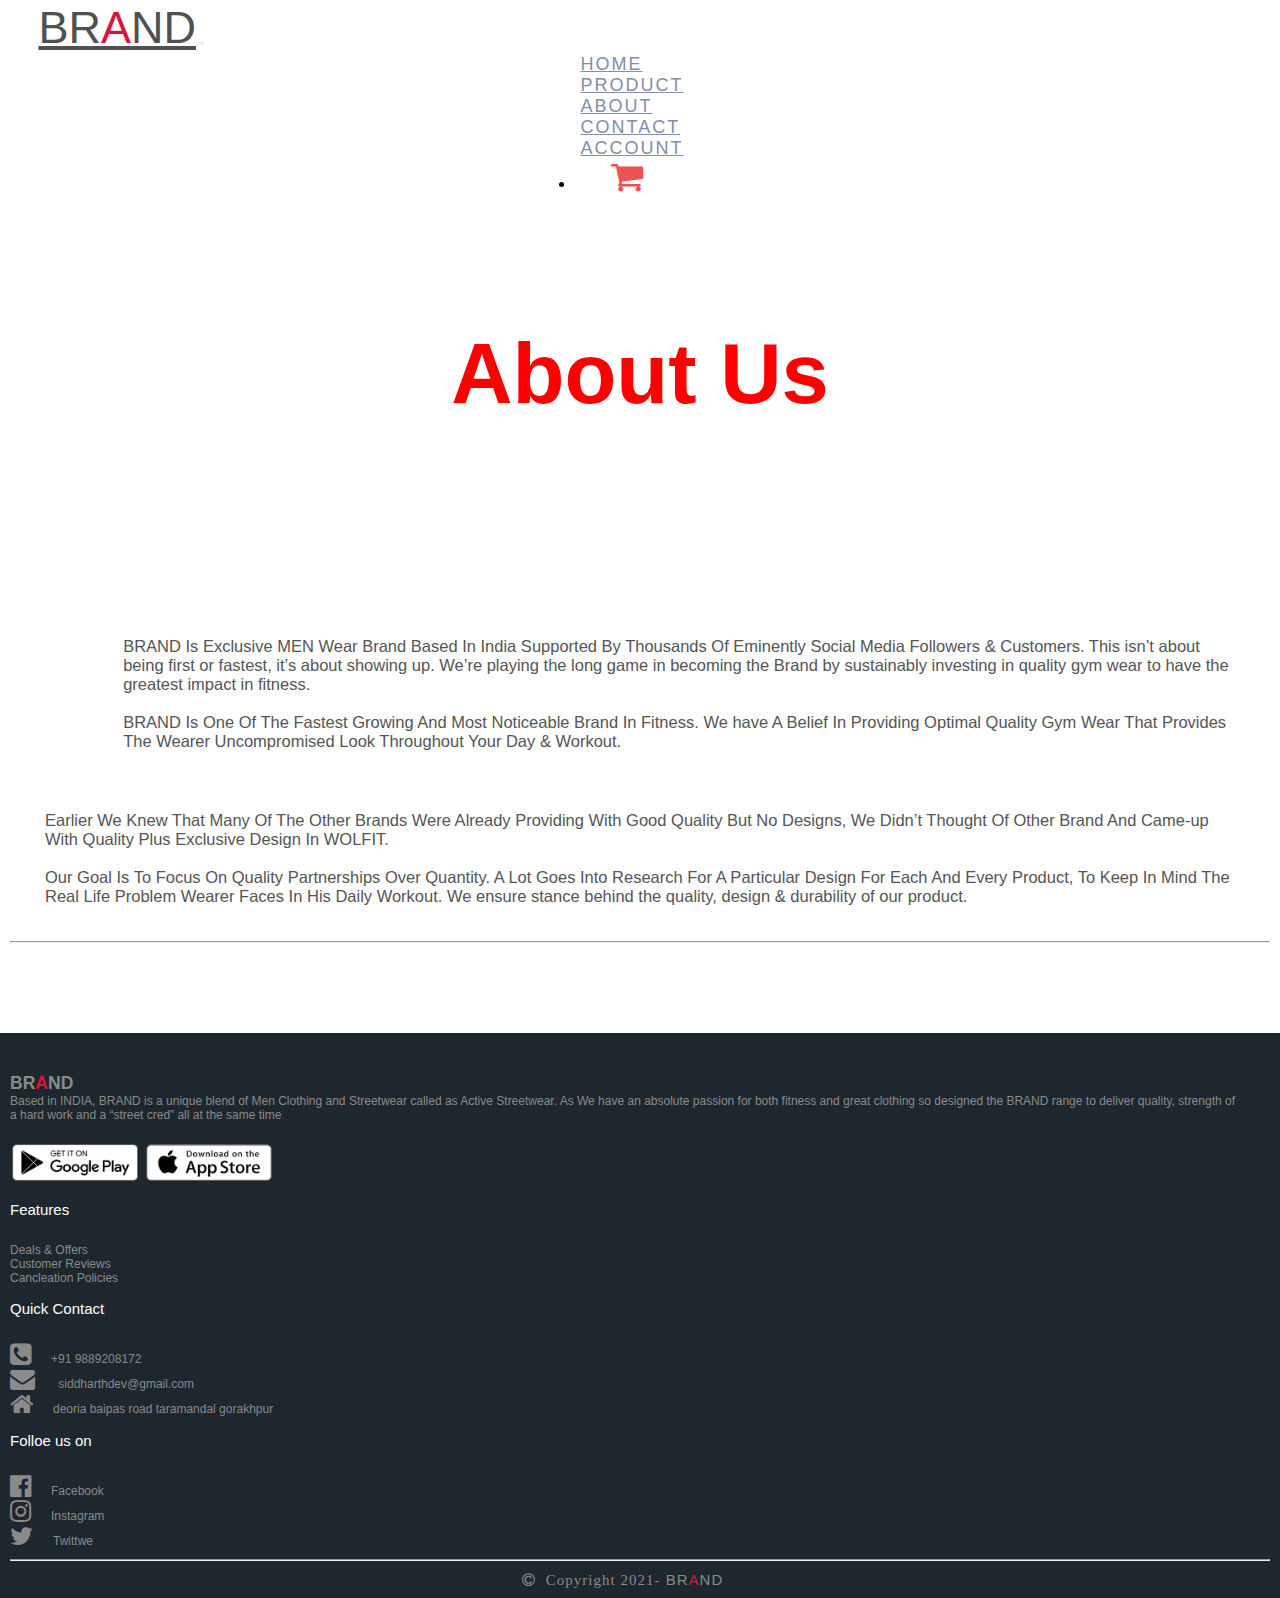
<file: about.html>
<!doctype html>
<html lang="en">
  <head>
    <!-- Required meta tags -->
    <meta charset="utf-8">
    <meta name="viewport" content="width=device-width, initial-scale=1">

    <!-- Bootstrap CSS -->
    <link href="https://cdn.jsdelivr.net/npm/bootstrap@5.0.0-beta2/dist/css/bootstrap.min.css" rel="stylesheet" integrity="sha384-BmbxuPwQa2lc/FVzBcNJ7UAyJxM6wuqIj61tLrc4wSX0szH/Ev+nYRRuWlolflfl" crossorigin="anonymous">

    <title>Brand Shopping</title>
    <link rel="stylesheet" href="style.css">
    <link rel="stylesheet" href="https://cdnjs.cloudflare.com/ajax/libs/font-awesome/4.7.0/css/font-awesome.min.css">
  </head>
  <body>
    <!--navbar-->
    <nav class="navbar navbar-expand-lg navbar-light bg-dark hip">
        <div class="container-fluid">
          <a class="navbar-brand" href="/">Br<span>a</span>nd</a>
          <button class="navbar-toggler" type="button" data-bs-toggle="collapse" data-bs-target="#navbarSupportedContent" aria-controls="navbarSupportedContent" aria-expanded="false" aria-label="Toggle navigation">
            <span class="navbar-toggler-icon"></span>
          </button>
          <div class="collapse navbar-collapse dif" id="navbarSupportedContent">
            <ul style="margin-left: 45%;" class="navbar-nav me-auto mb-2 mb-lg-0">
              <li class="nav-item">
                <a class="nav-link" aria-current="page" href="index.html">Home</a>
              </li>
              <li class="nav-item">
                <a class="nav-link" href="Product.html">Product</a>
              </li>
              <li class="nav-item">
                <a class="nav-link" href="about.html">About</a>
              </li>
              <li class="nav-item">
                <a class="nav-link" href="contact.html">Contact</a>
              </li>
              <li class="nav-item">
                <a class="nav-link" href="login/login.html">Account</a>
              </li>
              <li>
               <a href="cart.html"> <i class="fa fa-shopping-cart" style="color: #ee5253; font-size:35px; margin-right: 30px; margin-left: 30px;"></i></a>
              </li>
            </ul>
          
          </div>
        </div>
      </nav>
      <!--/navbar-->

      <div class="container-fluid  bg-dark">
        <h1 class="about">About Us</h1>
      </div>

      <div class="container pop">
        <div class="row">
          <div class="col-sm-5 dop">
            <p>BRAND Is Exclusive MEN Wear Brand Based In India Supported By Thousands Of Eminently Social Media Followers & Customers. 
               This isn’t about being first or fastest, it’s about showing up. We’re playing the long game in becoming the Brand 
               by sustainably investing in quality gym wear to have the greatest impact in fitness.<br><br>

              BRAND Is One Of The Fastest Growing And Most Noticeable Brand In Fitness. We have A Belief In Providing Optimal Quality Gym Wear That Provides The Wearer Uncompromised Look Throughout Your Day & Workout.</p>
          </div>

          <div class="col-sm-5 pod">
            <p>Earlier We Knew That Many Of The Other Brands Were Already Providing With Good Quality But No Designs, 
              We Didn’t Thought Of Other Brand And Came-up With Quality Plus Exclusive Design In WOLFIT.<br><br>

              Our Goal Is To Focus On Quality Partnerships Over Quantity. A Lot Goes Into Research For A Particular Design For Each And Every Product, 
              To Keep In Mind The Real Life Problem Wearer Faces In His Daily Workout. We ensure stance behind the quality, design & durability of our product.</p>
          </div>
        </div>
        <hr class="featurette-divider">
      </div>


       <!--footer-->
       <section class="footer">
        <div class="container">
        <div class="row">
            
            <div class="col-md-3">
              <h3>BR<span>A</span>ND</h3> 
                 <p>Based in INDIA, BRAND is a unique blend of Men Clothing and Streetwear called as Active Streetwear. 
                    As We have an absolute passion for both fitness and great clothing so designed the BRAND range to deliver quality, 
                    strength of a hard work and a “street cred” all at the same time </p> 
                  <div class="app-logo">
                    <img src="images/play-store.png">
                    <img src="images/app-store.png">
                  </div>  
                    
            </div>
            <div class="col-md-3">
              <h4>Features</h4>
              <p>Deals & Offers</p>
              <p>Customer Reviews</p>
              <p>Cancleation Policies</p>
            </div>
            <div class="col-md-3">
                 <h4>Quick Contact</h4>
                 <p><i class="fa fa-phone-square"></i>+91 9889208172</p>
                 <p><i class="fa fa-envelope"></i> siddharthdev@gmail.com</p>
                 <p><i class="fa fa-home"></i>deoria baipas road taramandal gorakhpur</p>
            </div>
            <div class="col-md-3">
                    <h4>Folloe us on</h4>
                    <p><i class="fa fa-facebook-official"></i>Facebook</p>
                    <p><i class="fa fa-instagram"></i>Instagram</p>
                    <p><i class="fa fa-twitter"></i>Twittwe</p>
            </div>
        </div><hr>   
          <p class="copyright"><i class="fa fa-copyright">&nbsp Copyright 2021-</i> BR<SPAN>A</SPAN>ND </p> 
        </div>
    </section>

    







    <!-- Optional JavaScript; choose one of the two! -->

    <!-- Option 1: Bootstrap Bundle with Popper -->
    <script src="https://cdn.jsdelivr.net/npm/bootstrap@5.0.0-beta2/dist/js/bootstrap.bundle.min.js" integrity="sha384-b5kHyXgcpbZJO/tY9Ul7kGkf1S0CWuKcCD38l8YkeH8z8QjE0GmW1gYU5S9FOnJ0" crossorigin="anonymous"></script>

    <!-- Option 2: Separate Popper and Bootstrap JS -->
    <!--
    <script src="https://cdn.jsdelivr.net/npm/@popperjs/core@2.6.0/dist/umd/popper.min.js" integrity="sha384-KsvD1yqQ1/1+IA7gi3P0tyJcT3vR+NdBTt13hSJ2lnve8agRGXTTyNaBYmCR/Nwi" crossorigin="anonymous"></script>
    <script src="https://cdn.jsdelivr.net/npm/bootstrap@5.0.0-beta2/dist/js/bootstrap.min.js" integrity="sha384-nsg8ua9HAw1y0W1btsyWgBklPnCUAFLuTMS2G72MMONqmOymq585AcH49TLBQObG" crossorigin="anonymous"></script>
    -->
  </body>
</html>
</file>
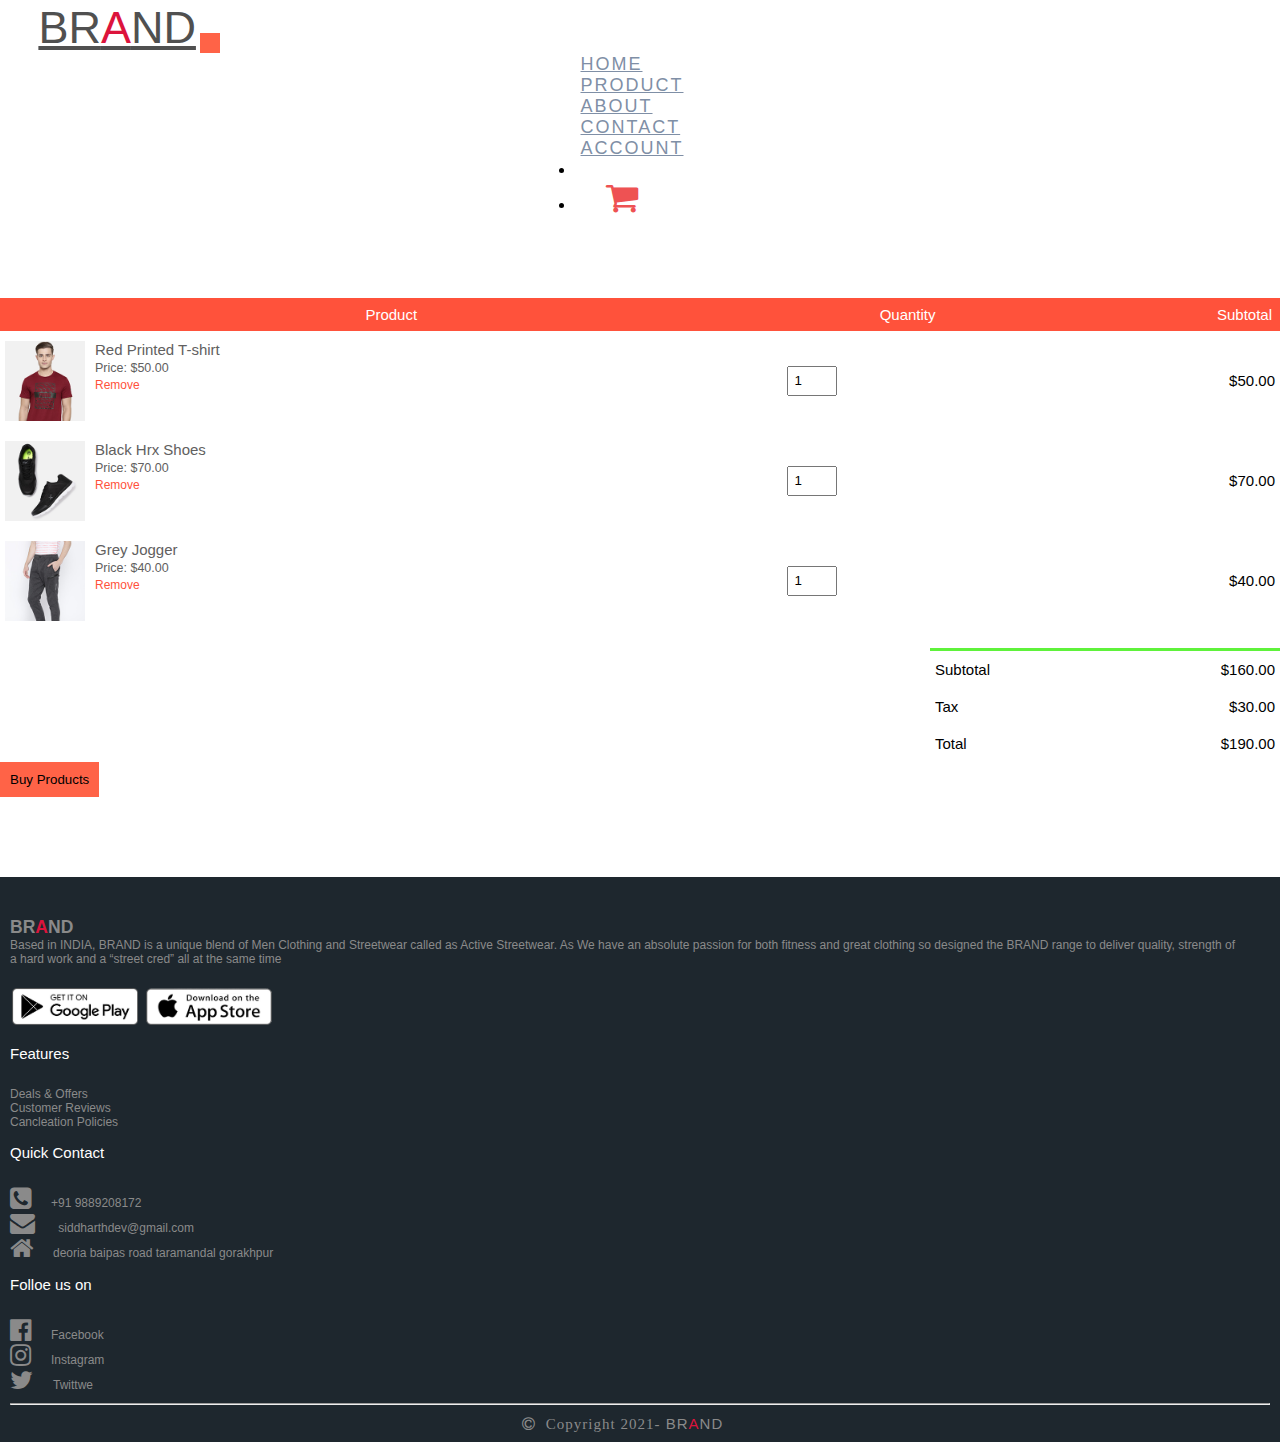
<file: cart.html>
<!doctype html>
<html lang="en">
  <head>
    <style>
      button{
        border: none;
        padding: 10px;
        background-color: tomato;
      }
    </style>
    <!-- Required meta tags -->
    <meta charset="utf-8">
    <meta name="viewport" content="width=device-width, initial-scale=1">

    <!-- Bootstrap CSS -->
    <link href="https://cdn.jsdelivr.net/npm/bootstrap@5.0.0-beta2/dist/css/bootstrap.min.css" rel="stylesheet" integrity="sha384-BmbxuPwQa2lc/FVzBcNJ7UAyJxM6wuqIj61tLrc4wSX0szH/Ev+nYRRuWlolflfl" crossorigin="anonymous">

    <title>Brand Shopping</title>
    <link rel="stylesheet" href="style.css">
    <link rel="stylesheet" href="https://cdnjs.cloudflare.com/ajax/libs/font-awesome/4.7.0/css/font-awesome.min.css">
  </head>
  <body>
    <!--navbar-->
    <nav class="navbar navbar-expand-lg navbar-light bg-dark hip">
        <div class="container-fluid">
          <a class="navbar-brand" href="/">Br<span>a</span>nd</a>
          <button class="navbar-toggler" type="button" data-bs-toggle="collapse" data-bs-target="#navbarSupportedContent" aria-controls="navbarSupportedContent" aria-expanded="false" aria-label="Toggle navigation">
            <span class="navbar-toggler-icon"></span>
          </button>
          <div class="collapse navbar-collapse dif" id="navbarSupportedContent">
            <ul style="margin-left: 45%;" class="navbar-nav me-auto mb-2 mb-lg-0">
              <li class="nav-item">
                <a class="nav-link" aria-current="page" href="index.html">Home</a>
              </li>
              <li class="nav-item">
                <a class="nav-link" href="Product.html">Product</a>
              </li>
              <li class="nav-item">
                <a class="nav-link" href="about.html">About</a>
              </li>
              <li class="nav-item">
                <a class="nav-link" href="contact.html">Contact</a>
              </li>
              <li class="nav-item">
                <a class="nav-link" href="login/login.html">Account</a>
              </li>
              <li>
                <li>
                  <i class="fa fa-shopping-cart" style="color: #ee5253; font-size:35px; margin-right: 30px; margin-left: 30px;"></i>
                </li>
              </li>
            </ul>
            
          </div>
        </div>
      </nav>
      <!--/navbar-->


      <!--cart items details-->
      <div class="container cart-page">
          <table>
              <tr>
                  <th>Product</th>
                  <th>Quantity</th>
                  <th>Subtotal</th>
              </tr>
              <tr>
                  <td>
                      <div class="cart-info">
                          <img src="images/buy-1.jpg">
                          <div>
                              <p>Red Printed T-shirt</p>
                              <small>Price: $50.00</small><br>
                              <a href="" class="cart-remove">Remove</a>
                        </div>
                      </div>

                  </td>
                  <td><input type="number" value="1"></td>
                  <td>$50.00</td>
              </tr>
              <tr>
                <td>
                    <div class="cart-info">
                        <img src="images/buy-2.jpg">
                        <div>
                            <p>Black Hrx Shoes</p>
                            <small>Price: $70.00</small><br>
                            <a href="" class="cart-remove">Remove</a>
                      </div>
                    </div>

                </td>
                <td><input type="number" value="1"></td>
                <td>$70.00</td>
            </tr>
            <tr>
                <td>
                    <div class="cart-info">
                        <img src="images/buy-3.jpg">
                        <div>
                            <p>Grey Jogger</p>
                            <small>Price: $40.00</small><br>
                            <a href="" class="cart-remove">Remove</a>
                      </div>
                    </div>

                </td>
                <td><input type="number" value="1"></td>
                <td>$40.00</td>
            </tr>
          </table><br>

          <div class="total-price">
              
              <table>
                  <tr>
                      <td>Subtotal</td>
                      <td>$160.00</td>
                  </tr>
                  <tr>
                    <td>Tax</td>
                    <td>$30.00</td>
                </tr>
                <tr>
                    <td>Total</td>
                    <td>$190.00</td>
                </tr>
              </table>
             
              
            </div>
            <button>Buy Products</button>


      </div>



          



     <!--footer-->
     <section class="footer">
        <div class="container">
        <div class="row">
            
            <div class="col-md-3">
              <h3>BR<span>A</span>ND</h3> 
                 <p>Based in INDIA, BRAND is a unique blend of Men Clothing and Streetwear called as Active Streetwear. 
                    As We have an absolute passion for both fitness and great clothing so designed the BRAND range to deliver quality, 
                    strength of a hard work and a “street cred” all at the same time </p> 
                  <div class="app-logo">
                    <img src="images/play-store.png">
                    <img src="images/app-store.png">
                  </div>  
                    
            </div>
            <div class="col-md-3">
              <h4>Features</h4>
              <p>Deals & Offers</p>
              <p>Customer Reviews</p>
              <p>Cancleation Policies</p>
            </div>
            <div class="col-md-3">
                 <h4>Quick Contact</h4>
                 <p><i class="fa fa-phone-square"></i>+91 9889208172</p>
                 <p><i class="fa fa-envelope"></i> siddharthdev@gmail.com</p>
                 <p><i class="fa fa-home"></i>deoria baipas road taramandal gorakhpur</p>
            </div>
            <div class="col-md-3">
                    <h4>Folloe us on</h4>
                    <p><i class="fa fa-facebook-official"></i>Facebook</p>
                    <p><i class="fa fa-instagram"></i>Instagram</p>
                    <p><i class="fa fa-twitter"></i>Twittwe</p>
            </div>
        </div><hr>   
          <p class="copyright"><i class="fa fa-copyright">&nbsp Copyright 2021-</i> BR<SPAN>A</SPAN>ND </p> 
        </div>
    </section>

















       <!-- Optional JavaScript; choose one of the two! -->

    <!-- Option 1: Bootstrap Bundle with Popper -->
    <script src="https://cdn.jsdelivr.net/npm/bootstrap@5.0.0-beta2/dist/js/bootstrap.bundle.min.js" integrity="sha384-b5kHyXgcpbZJO/tY9Ul7kGkf1S0CWuKcCD38l8YkeH8z8QjE0GmW1gYU5S9FOnJ0" crossorigin="anonymous"></script>
       

    <!--js for product gallery-->

    





    <!-- Option 2: Separate Popper and Bootstrap JS -->
    <!--
    <script src="https://cdn.jsdelivr.net/npm/@popperjs/core@2.6.0/dist/umd/popper.min.js" integrity="sha384-KsvD1yqQ1/1+IA7gi3P0tyJcT3vR+NdBTt13hSJ2lnve8agRGXTTyNaBYmCR/Nwi" crossorigin="anonymous"></script>
    <script src="https://cdn.jsdelivr.net/npm/bootstrap@5.0.0-beta2/dist/js/bootstrap.min.js" integrity="sha384-nsg8ua9HAw1y0W1btsyWgBklPnCUAFLuTMS2G72MMONqmOymq585AcH49TLBQObG" crossorigin="anonymous"></script>
    -->
  </body>
</html>
</file>
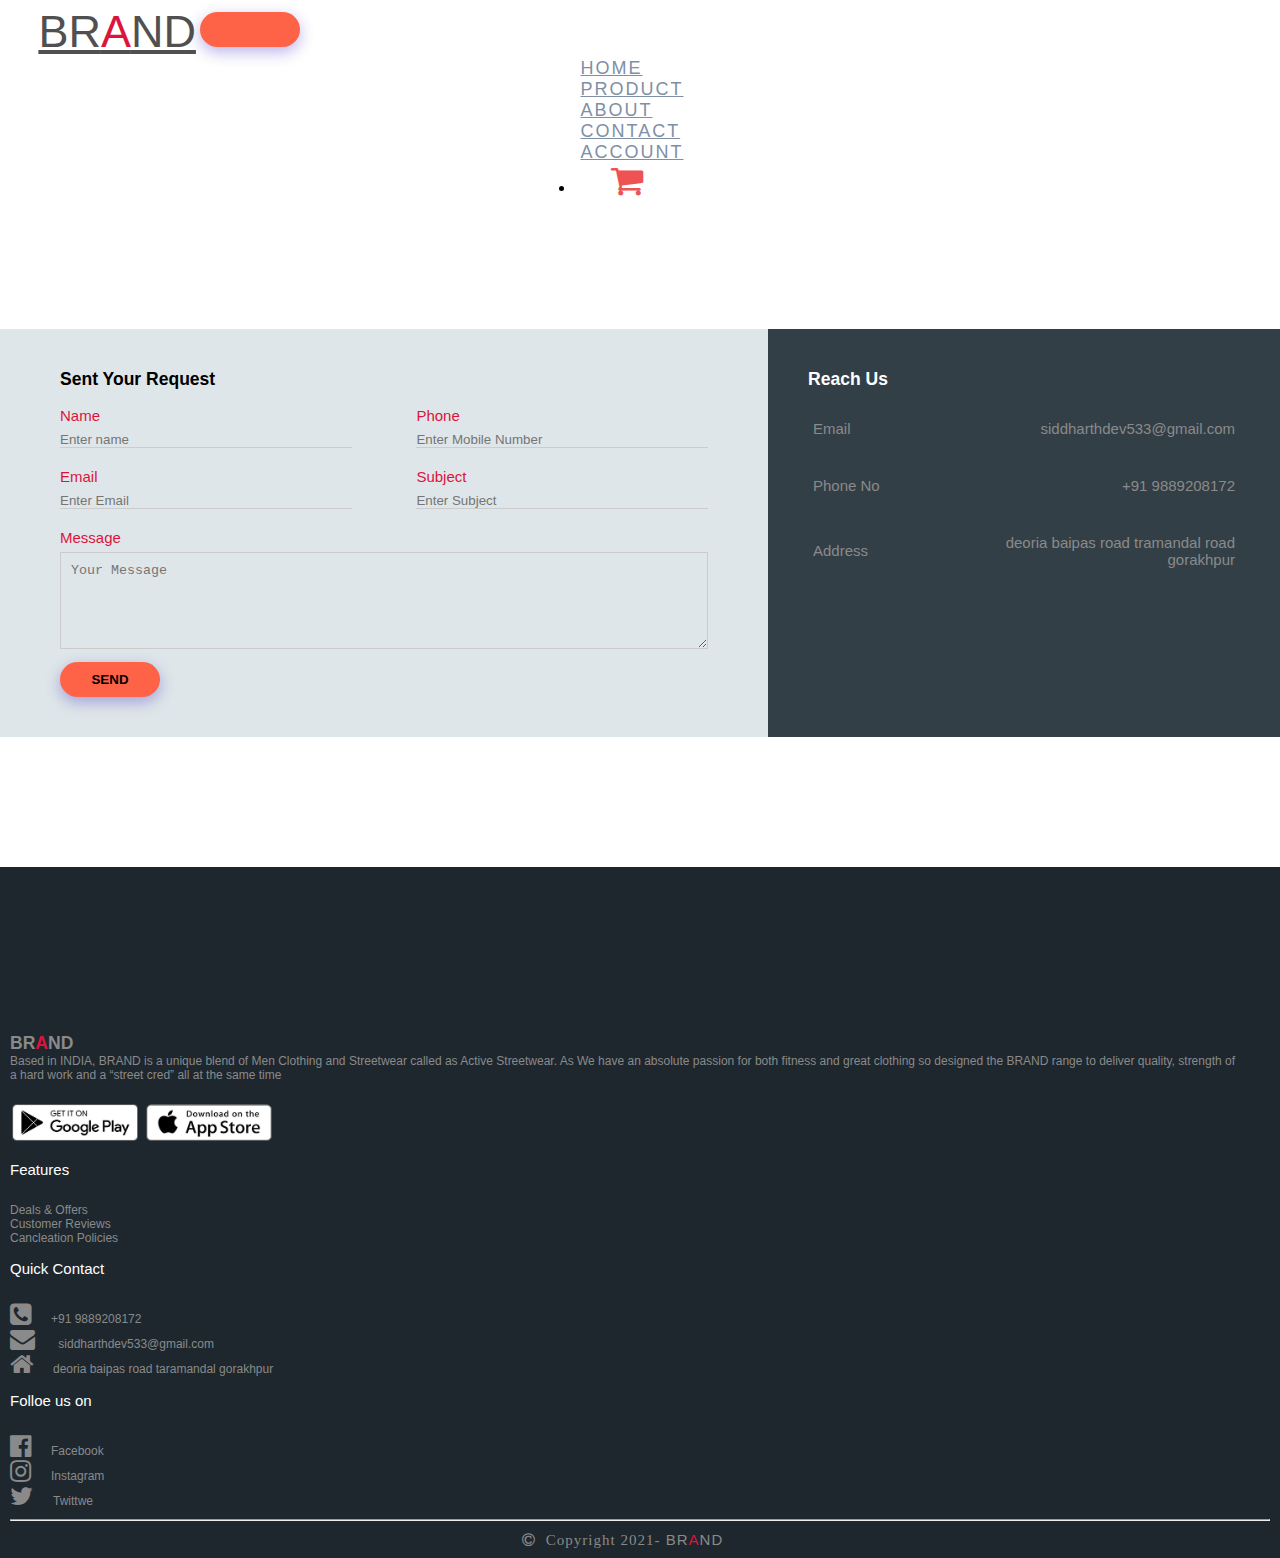
<file: contact.html>
<!doctype html>
<html lang="en">
  <head>
    <!-- Required meta tags -->
    <meta charset="utf-8">
    <meta name="viewport" content="width=device-width, initial-scale=1">

    <!-- Bootstrap CSS -->
    <link href="https://cdn.jsdelivr.net/npm/bootstrap@5.0.0-beta2/dist/css/bootstrap.min.css" rel="stylesheet" integrity="sha384-BmbxuPwQa2lc/FVzBcNJ7UAyJxM6wuqIj61tLrc4wSX0szH/Ev+nYRRuWlolflfl" crossorigin="anonymous">

    <title>Brand Shopping</title>
    <link rel="stylesheet" href="style.css">
    <link rel="stylesheet" href="https://cdnjs.cloudflare.com/ajax/libs/font-awesome/4.7.0/css/font-awesome.min.css">

    <style>
      *{
        margin: 0;
        padding: 0;
      }

      .container{
        margin-top: 10%;
      }

      .contact-box{
        display: flex;
        flex-direction: row;
        margin-bottom: 130px;
      }

      .contact-left{
        flex-basis: 60%;
        padding: 40px 60px;
        background: #dfe6e9;
      }
      
      .contact-right{
        flex-basis: 40%;
        padding: 40px;
        background-color: #333f47;
        color: #fff;
      }

      .input-row{
        display: flex;
        justify-content: space-between;
        margin-bottom: 20px;
      }

      .input-row .input-group{
        flex-basis: 45%;
      }

      input{
        width: 100%;
        border: none;
        border-bottom: 1px solid #ccc;
        outline: none;
        background: #dfe6e9;
      }

      textarea{
        width: 100%;
        border: 1px solid #ccc;
        outline: none;
        padding: 10px;
        box-sizing: border-box;
        background: #dfe6e9;
      }

      label{
        margin-bottom: 6px;
        display: block;
        color: crimson;
      }

      button{
        background: tomato;
        width: 100px;
        border: none;
        outline: none;
        height: 35px;
        border-radius: 30px;
        margin-top: 10px;
        box-shadow: 0px 5px 15px 0px rgba(28,0,181,0.3);
        font-weight: bold;  
      }
   
      tr td{
        padding-top: 30px;
        color: #8a8a8a;
        font-size: 15px;
      }
    </style>

  </head>
  <body>

    
    <!--navbar-->
    <nav class="navbar navbar-expand-lg navbar-light bg-dark hip">
        <div class="container-fluid">
          <a class="navbar-brand" href="/">Br<span>a</span>nd</a>
          <button class="navbar-toggler" type="button" data-bs-toggle="collapse" data-bs-target="#navbarSupportedContent" aria-controls="navbarSupportedContent" aria-expanded="false" aria-label="Toggle navigation">
            <span class="navbar-toggler-icon"></span>
          </button>
          <div class="collapse navbar-collapse dif" id="navbarSupportedContent">
            <ul style="margin-left: 45%;" class="navbar-nav me-auto mb-2 mb-lg-0">
              <li class="nav-item">
                <a class="nav-link" aria-current="page" href="index.html">Home</a>
              </li>
              <li class="nav-item">
                <a class="nav-link" href="Product.html">Product</a>
              </li>
              <li class="nav-item">
                <a class="nav-link" href="about.html">About</a>
              </li>
              <li class="nav-item">
                <a class="nav-link" href="contact.html">Contact</a>
              </li>
              <li class="nav-item">
                <a class="nav-link" href="login/login.html">Account</a>
              </li>
              <li>
                <a href="cart.html"><i class="fa fa-shopping-cart" style="color: #ee5253; font-size:35px; margin-right: 30px; margin-left: 30px;"></i></a>
              </li>
            </ul>
           
          </div>
        </div>
      </nav>
      <!--/navbar-->




<!--content-->

  <div class="container">
 
        <div class="contact-box">
          <div class="contact-left">
            <h3>Sent Your Request</h3><br>
            <form>
               
              <div class="input-row">
                <div class="input-group">
                  <label>Name</label>
                  <input type="text" placeholder="Enter name">
                </div>
                  
                <div class="input-group">
                  <label>Phone</label>
                  <input type="text" placeholder="Enter Mobile Number">
                </div>
             </div>

              <div class="input-row">
                <div class="input-group">
                  <label>Email</label>
                  <input type="email" placeholder="Enter Email">
                </div>
                  
                <div class="input-group">
                  <label>Subject</label>
                  <input type="text" placeholder="Enter Subject">
                </div>
             </div>

             <label>Message</label>
             <textarea rows="5" placeholder="Your Message"></textarea>

             <button type="Submit">SEND</button>

            </form>
          </div>

          <div class="contact-right">
           <h3>Reach Us</h3>

           <table>
             <tr>
                 <td>Email</td>
                 <td>siddharthdev533@gmail.com</td>
             </tr>
             <tr>
                <td>Phone No</td>
                <td>+91 9889208172</td>
            </tr>
            <tr>
              <td>Address</td>
              <td>deoria baipas road tramandal road<br>
                  gorakhpur</td>
          </tr>
           </table>

          </div>
        </div>

  </div>
     




 <!--footer-->
 <section class="footer">
  <div class="container">
  <div class="row">
      
      <div class="col-md-3">
        <h3>BR<span>A</span>ND</h3> 
           <p>Based in INDIA, BRAND is a unique blend of Men Clothing and Streetwear called as Active Streetwear. 
              As We have an absolute passion for both fitness and great clothing so designed the BRAND range to deliver quality, 
              strength of a hard work and a “street cred” all at the same time </p> 
            <div class="app-logo">
              <img src="images/play-store.png">
              <img src="images/app-store.png">
            </div>  
              
      </div>
      <div class="col-md-3">
        <h4>Features</h4>
        <p>Deals & Offers</p>
        <p>Customer Reviews</p>
        <p>Cancleation Policies</p>
      </div>
      <div class="col-md-3">
           <h4>Quick Contact</h4>
           <p><i class="fa fa-phone-square"></i>+91 9889208172</p>
           <p><i class="fa fa-envelope"></i> siddharthdev533@gmail.com</p>
           <p><i class="fa fa-home"></i>deoria baipas road taramandal gorakhpur</p>
      </div>
      <div class="col-md-3">
              <h4>Folloe us on</h4>
              <p><i class="fa fa-facebook-official"></i>Facebook</p>
              <p><i class="fa fa-instagram"></i>Instagram</p>
              <p><i class="fa fa-twitter"></i>Twittwe</p>
      </div>
  </div><hr>   
    <p class="copyright"><i class="fa fa-copyright">&nbsp Copyright 2021-</i> BR<SPAN>A</SPAN>ND </p> 
  </div>
</section>











      

    







    <!-- Optional JavaScript; choose one of the two! -->

    <!-- Option 1: Bootstrap Bundle with Popper -->
    <script src="https://cdn.jsdelivr.net/npm/bootstrap@5.0.0-beta2/dist/js/bootstrap.bundle.min.js" integrity="sha384-b5kHyXgcpbZJO/tY9Ul7kGkf1S0CWuKcCD38l8YkeH8z8QjE0GmW1gYU5S9FOnJ0" crossorigin="anonymous"></script>

    <!-- Option 2: Separate Popper and Bootstrap JS -->
    <!--
    <script src="https://cdn.jsdelivr.net/npm/@popperjs/core@2.6.0/dist/umd/popper.min.js" integrity="sha384-KsvD1yqQ1/1+IA7gi3P0tyJcT3vR+NdBTt13hSJ2lnve8agRGXTTyNaBYmCR/Nwi" crossorigin="anonymous"></script>
    <script src="https://cdn.jsdelivr.net/npm/bootstrap@5.0.0-beta2/dist/js/bootstrap.min.js" integrity="sha384-nsg8ua9HAw1y0W1btsyWgBklPnCUAFLuTMS2G72MMONqmOymq585AcH49TLBQObG" crossorigin="anonymous"></script>
    -->
  </body>
</html>
</file>
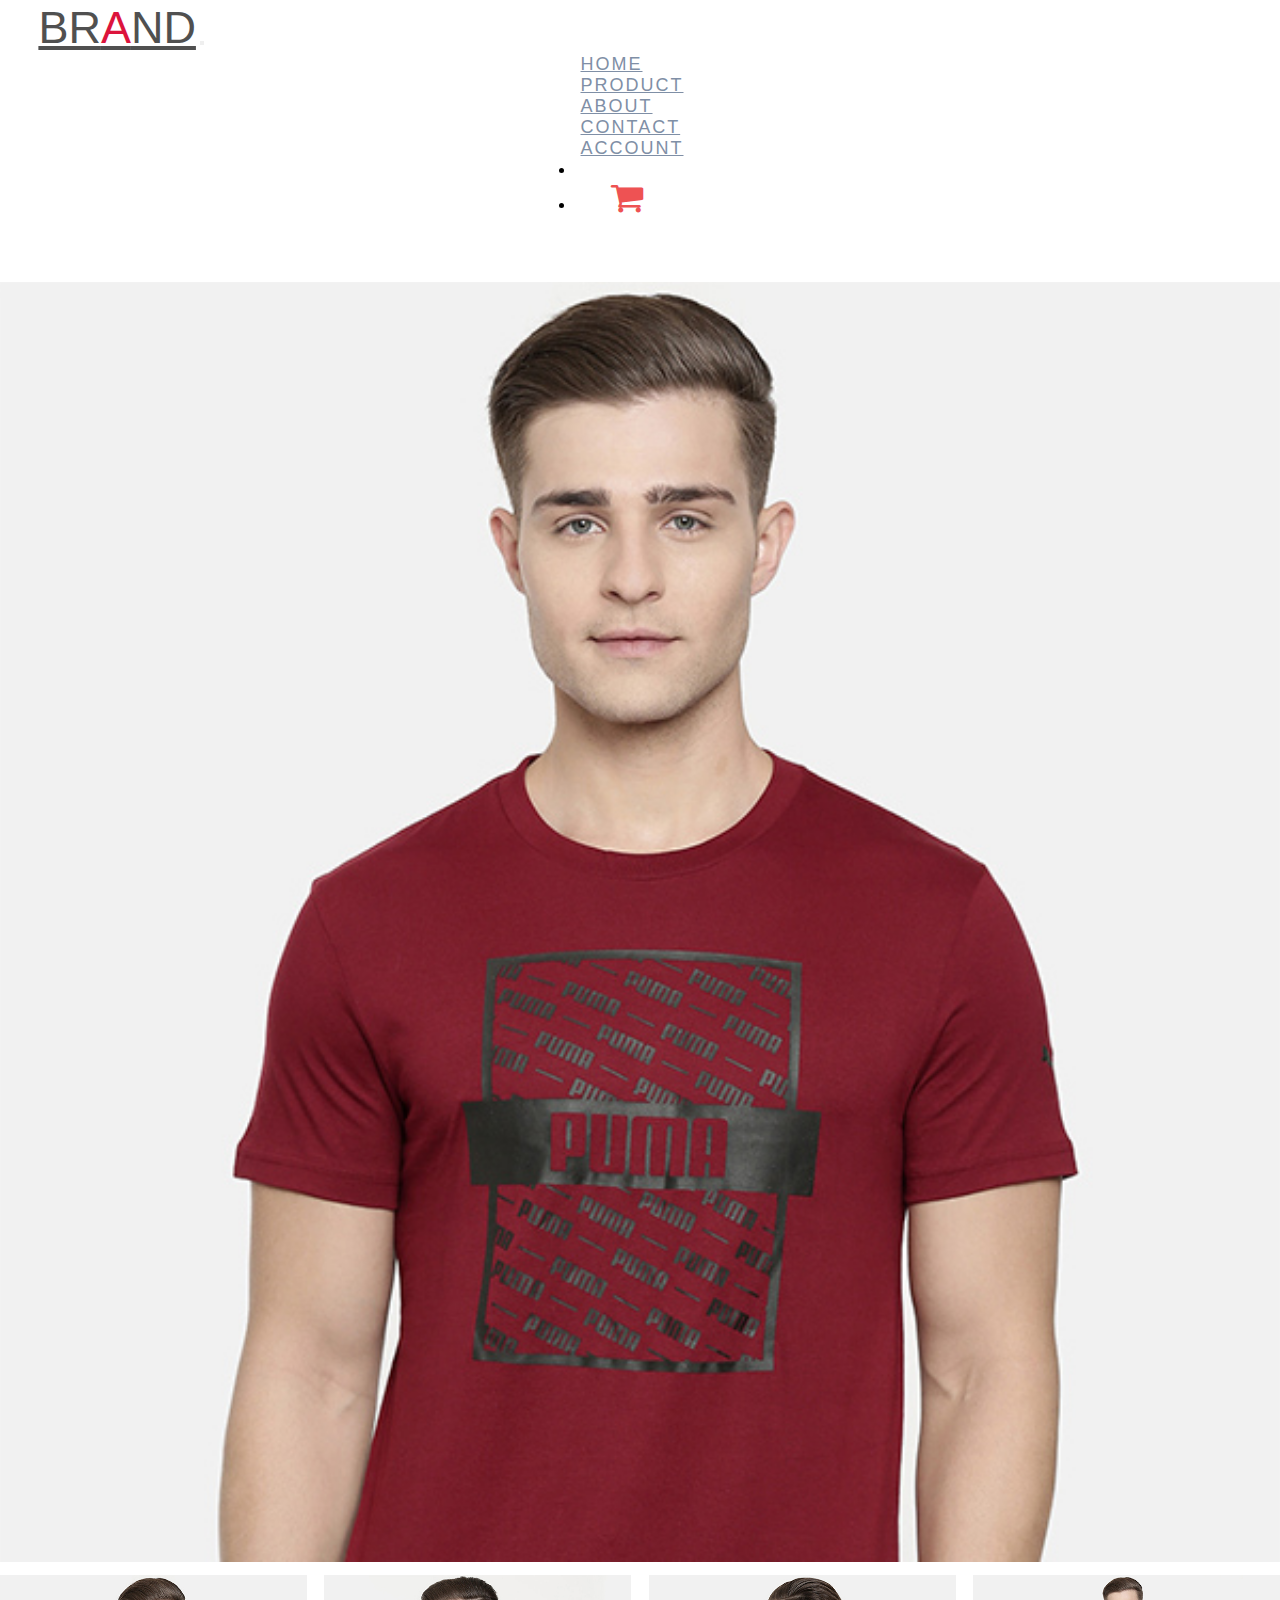
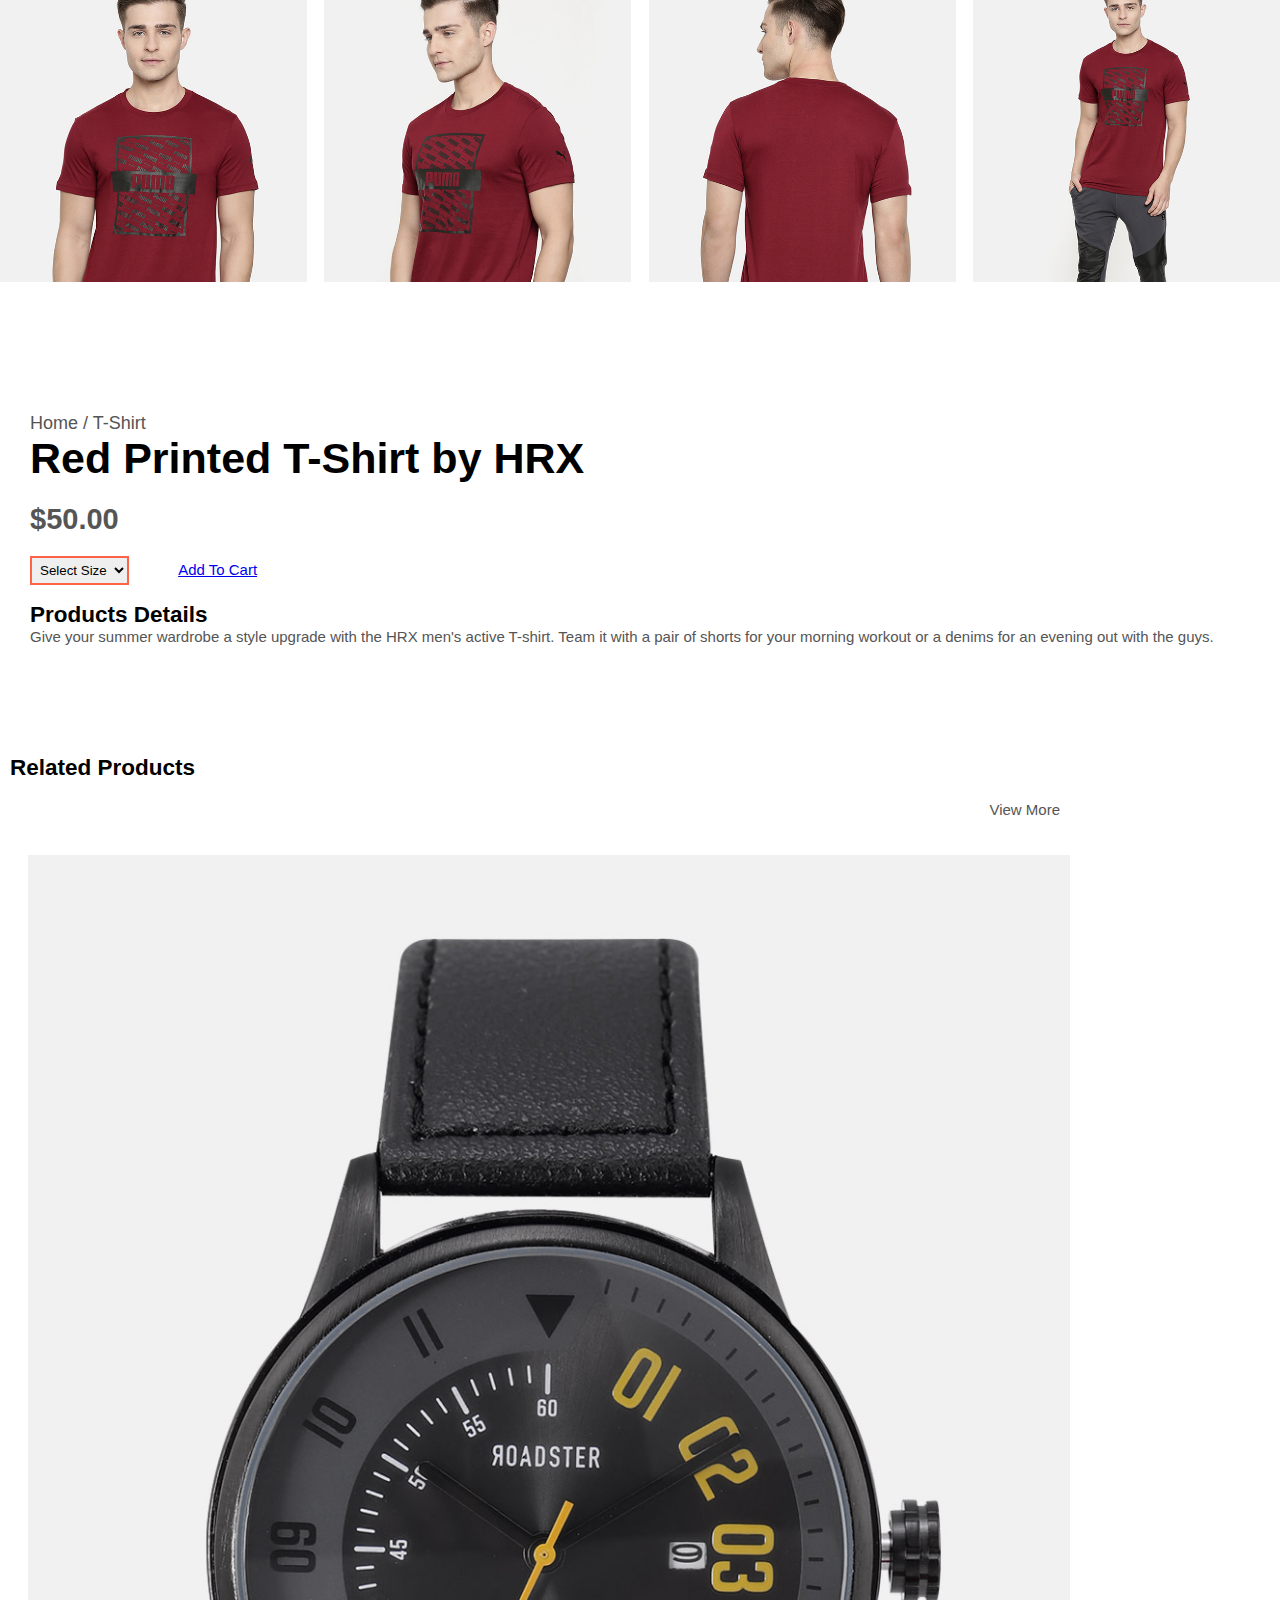
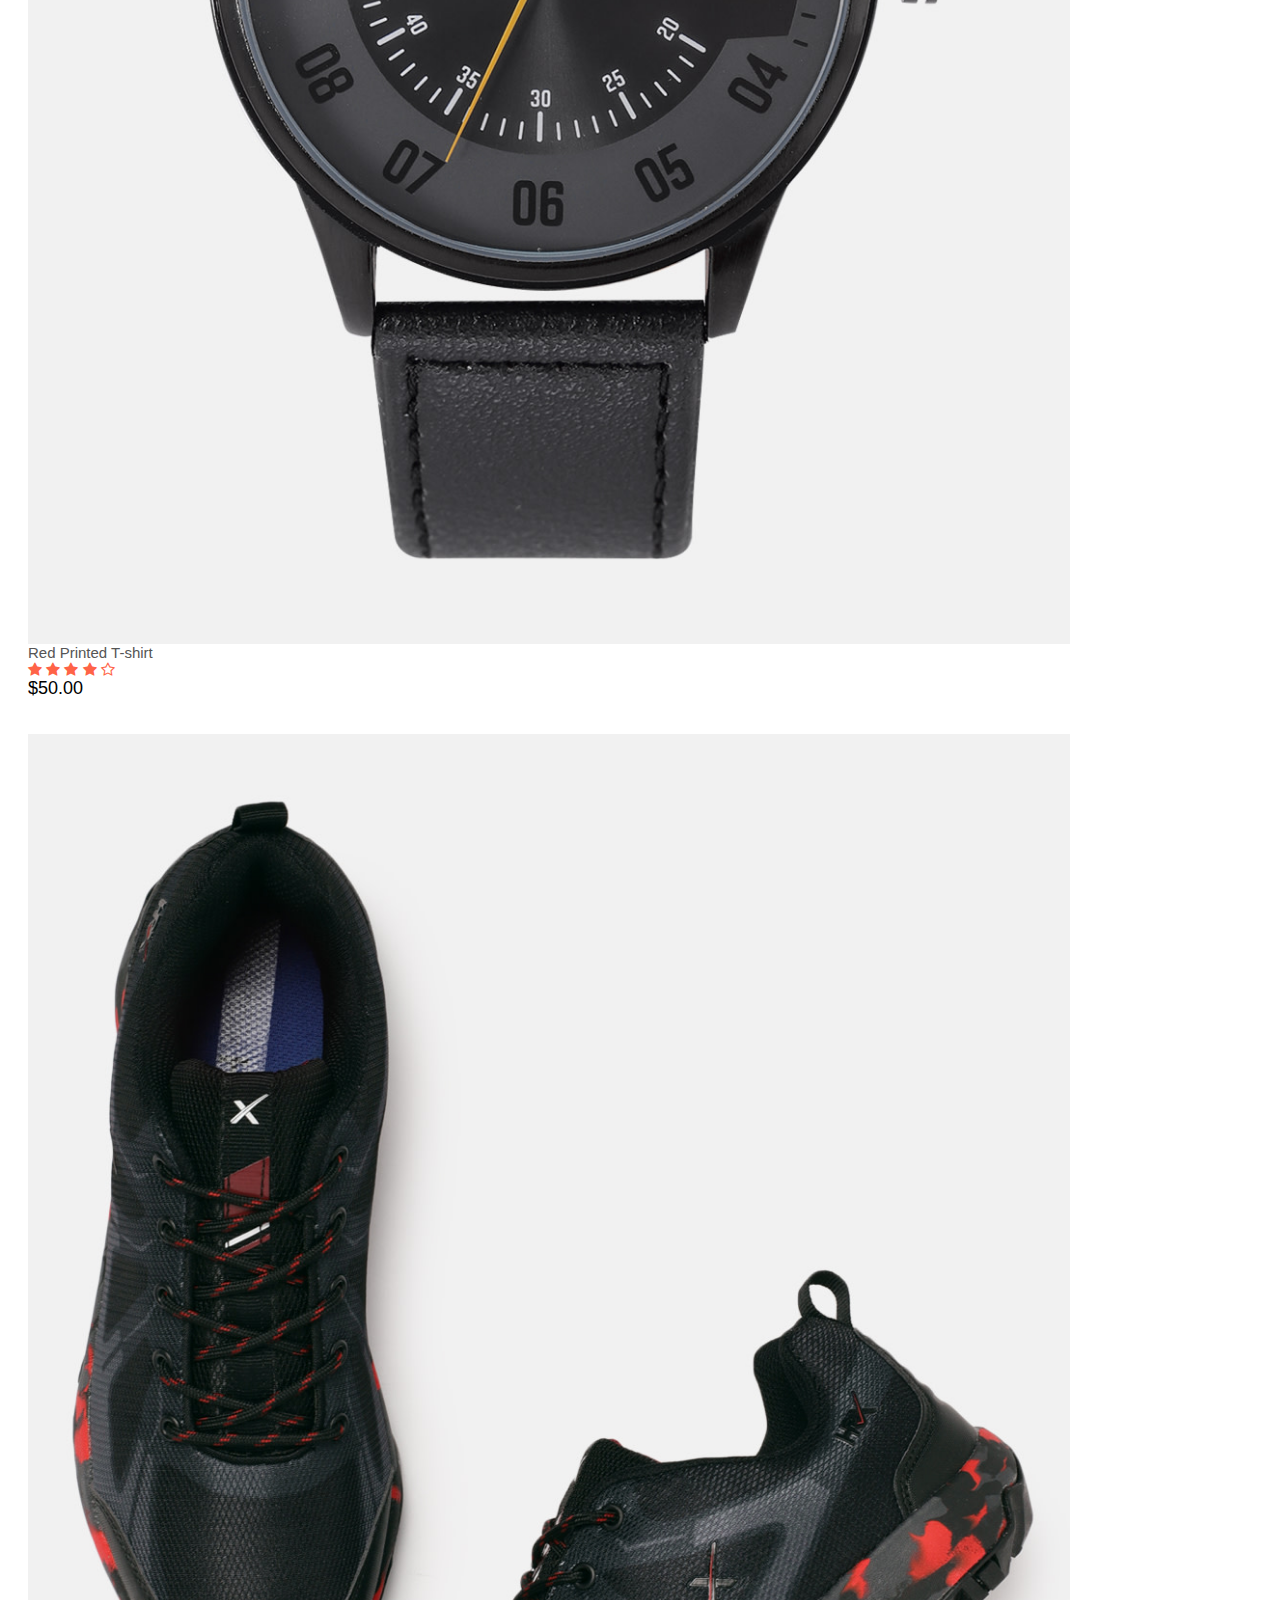
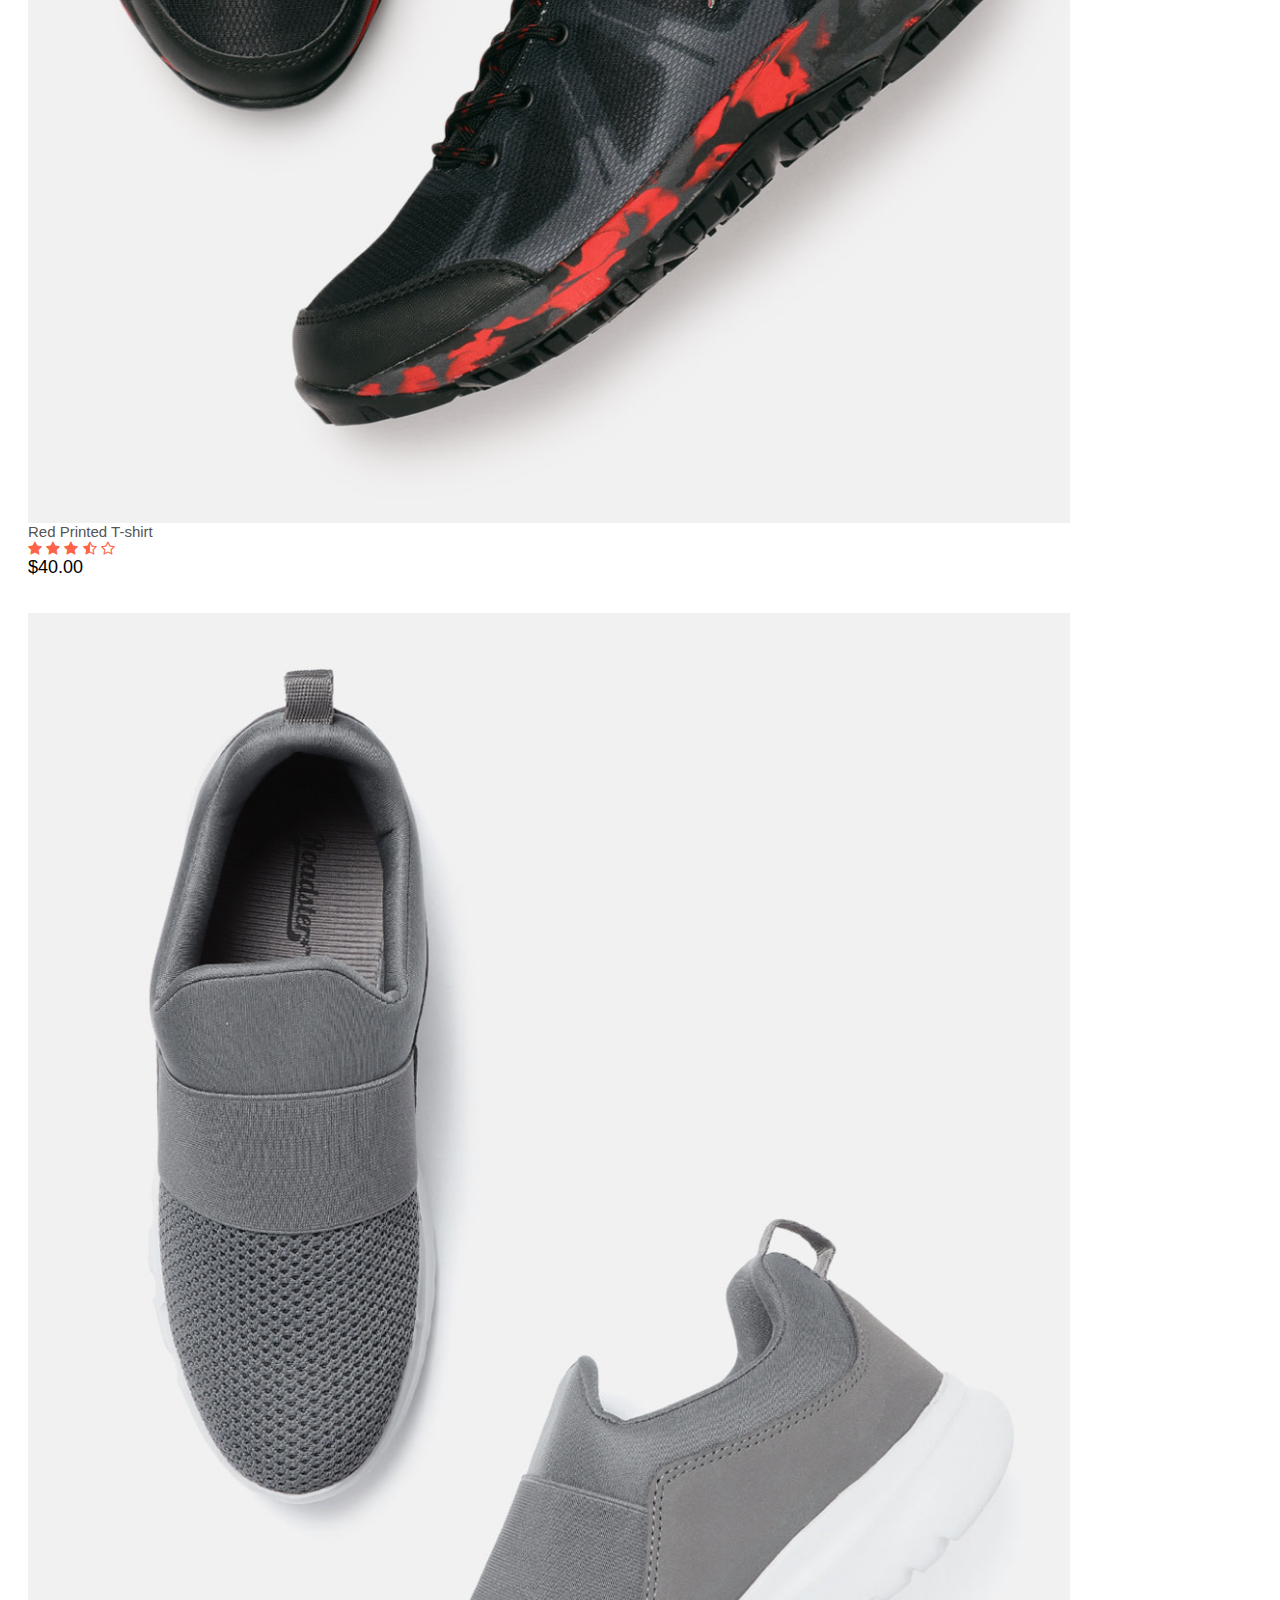
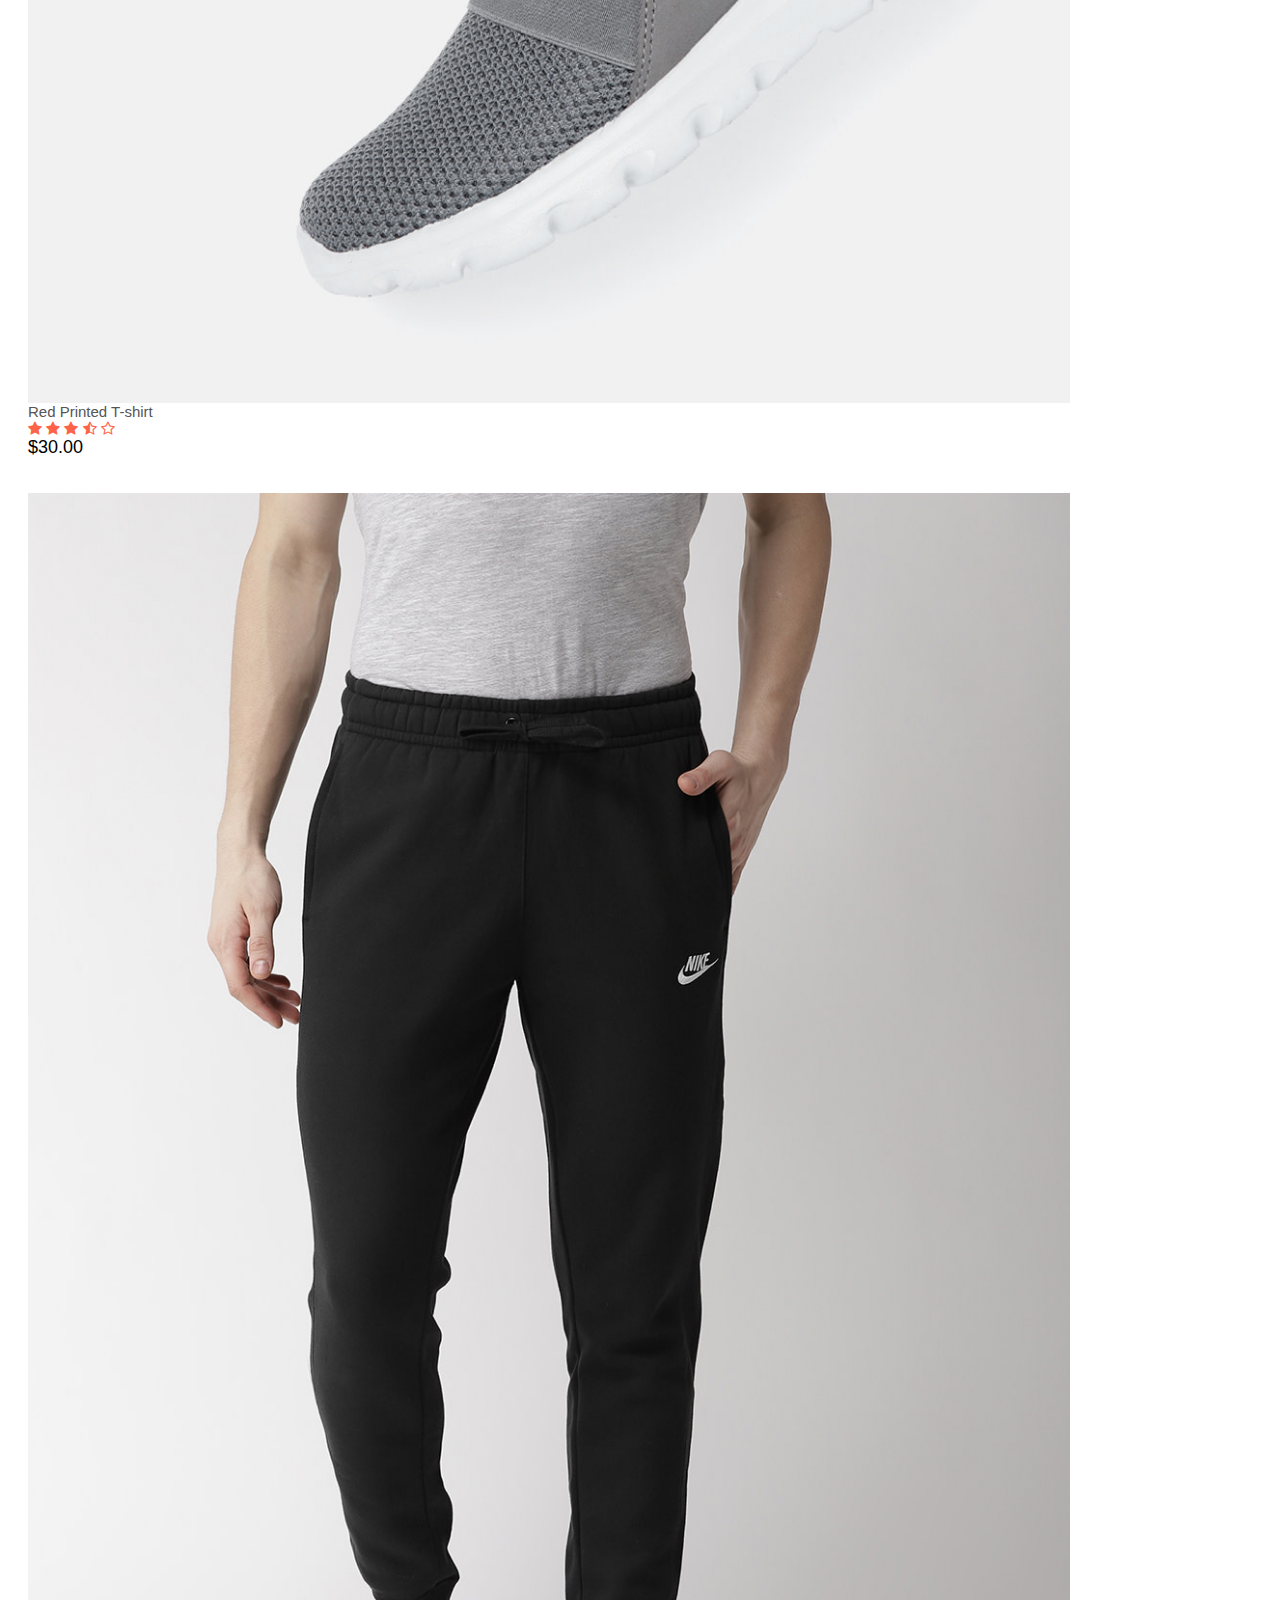
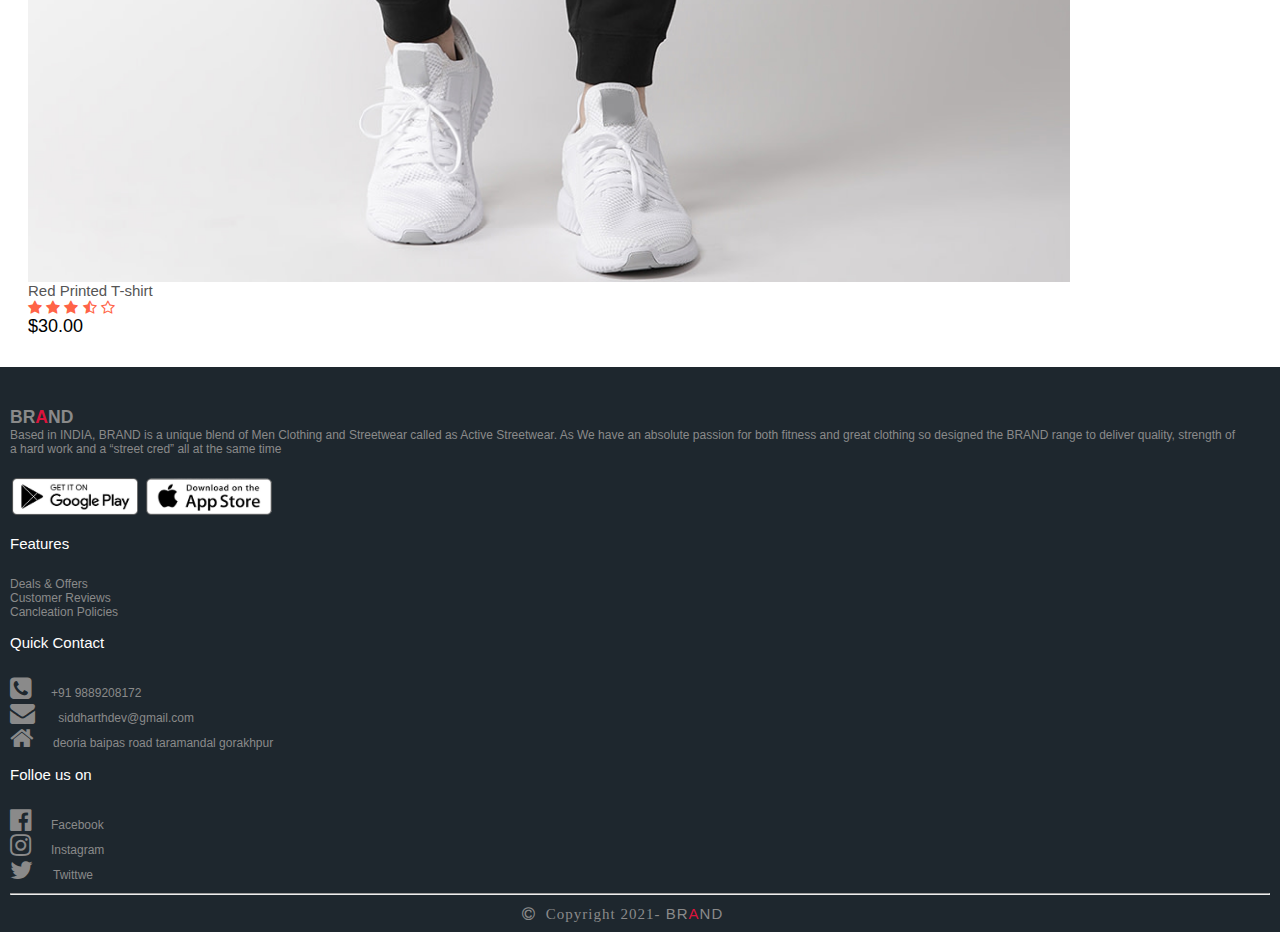
<file: product-detail.html>
<!doctype html>
<html lang="en">
  <head>
    <!-- Required meta tags -->
    <meta charset="utf-8">
    <meta name="viewport" content="width=device-width, initial-scale=1">

    <!-- Bootstrap CSS -->
    <link href="https://cdn.jsdelivr.net/npm/bootstrap@5.0.0-beta2/dist/css/bootstrap.min.css" rel="stylesheet" integrity="sha384-BmbxuPwQa2lc/FVzBcNJ7UAyJxM6wuqIj61tLrc4wSX0szH/Ev+nYRRuWlolflfl" crossorigin="anonymous">

    <title>Brand Shopping</title>
    <link rel="stylesheet" href="style.css">
    <link rel="stylesheet" href="https://cdnjs.cloudflare.com/ajax/libs/font-awesome/4.7.0/css/font-awesome.min.css">
  </head>
  <body>
    <!--navbar-->
    <nav class="navbar navbar-expand-lg navbar-light bg-dark hip">
        <div class="container-fluid">
          <a class="navbar-brand" href="/">Br<span>a</span>nd</a>
          <button class="navbar-toggler" type="button" data-bs-toggle="collapse" data-bs-target="#navbarSupportedContent" aria-controls="navbarSupportedContent" aria-expanded="false" aria-label="Toggle navigation">
            <span class="navbar-toggler-icon"></span>
          </button>
          <div class="collapse navbar-collapse dif" id="navbarSupportedContent">
            <ul style="margin-left: 45%;" class="navbar-nav me-auto mb-2 mb-lg-0">
              <li class="nav-item">
                <a class="nav-link" aria-current="page" href="index.html">Home</a>
              </li>
              <li class="nav-item">
                <a class="nav-link" href="Product.html">Product</a>
              </li>
              <li class="nav-item">
                <a class="nav-link" href="about.html">About</a>
              </li>
              <li class="nav-item">
                <a class="nav-link" href="contact.html">Contact</a>
              </li>
              <li class="nav-item">
                <a class="nav-link" href="login/login.html">Account</a>
              </li>
              <li>
                <li>
                 <a href="cart.html"> <i class="fa fa-shopping-cart" style="color: #ee5253; font-size:35px; margin-right: 30px; margin-left: 30px;"></i></a>
                </li>
              </li>
            </ul>
            
          </div>
        </div>
      </nav>
      <!--/navbar-->

      <!--  single product details  -->

      <div class="container single-product">
          <div class="row">
              <div class="col-md-6 moto" style="">
                  <img src="images/gallery-1.jpg" width="100%" id="productimg">

                <div class="small-img-row">
                  <div class="small-img-col">
                    <img src="images/gallery-1.jpg" width="100%" class="small-img">
                  </div>
                  <div class="small-img-col">
                    <img src="images/gallery-2.jpg" width="100%" class="small-img">
                  </div>
                  <div class="small-img-col">
                    <img src="images/gallery-3.jpg" width="100%" class="small-img">
                  </div>
                  <div class="small-img-col">
                    <img src="images/gallery-4.jpg" width="100%" class="small-img">
                  </div>  
                </div>

            </div>


              <div class="col-md-6 loto" style="">
                  <p style="font-size: 18px; color: #555;">Home / T-Shirt</p>
                  <h1 style="font-weight: bold;">Red Printed T-Shirt by HRX</h1>
                  <h4 class="product-h4">$50.00</h4>
                  <select style="border: 2px solid tomato; padding: 4px; outline: none;">
                      <option value="" disabled selected hidden>Select Size</option>
                      <option>XXL</option>
                      <option>XL</option>
                      <option>L</option>
                      <option>Medium</option>
                      <option>Small</option>
                  </select>
                  <a class="btn btn-danger btn-2" href="cart.html" role="button">Add To Cart</a>
                     <br><br>
                  <h2>Products Details</h2>
                  <p style="color: #555;">Give your summer wardrobe a style upgrade with the HRX men's active T-shirt. Team it with  a pair of shorts
                      for your morning workout or a denims for an evening out with the guys.</p>
              </div>
          </div>
      </div>
         
    


         <!--product-->
       <div class="container disp">
        <div class="categories">
          <div class="row">
            <div class="col related-product"><h2><b>Related Products</b></h2></div>
            <div class="col viewselect">
            <p style="color: #555;">View More</p>
          </div>
          </div><br>

          
            <div class="row">
                <div class="col-4">
                    <img src="images/product-9.jpg">
                    <h4>Red Printed T-shirt</h4>
                    <div class="rating">
                      <i class="fa fa-star"></i>
                      <i class="fa fa-star"></i>
                      <i class="fa fa-star"></i>
                      <i class="fa fa-star"></i>
                      <i class="fa fa-star-o"></i>
                    </div>
                    <p>$50.00</p>
                  </div>
                  <div class="col-4">
                    <img src="images/product-10.jpg">
                    <h4>Red Printed T-shirt</h4>
                    <div class="rating">
                      <i class="fa fa-star"></i>
                      <i class="fa fa-star"></i>
                      <i class="fa fa-star"></i>
                      <i class="fa fa-star-half-o"></i>
                      <i class="fa fa-star-o"></i>
                    </div>
                    <p>$40.00</p>
                  </div>
                  <div class="col-4"> 
                    <img src="images/product-11.jpg">
                    <h4>Red Printed T-shirt</h4>
                    <div class="rating">
                      <i class="fa fa-star"></i>
                      <i class="fa fa-star"></i>
                      <i class="fa fa-star"></i>
                      <i class="fa fa-star-half-o"></i>
                      <i class="fa fa-star-o"></i>
                    </div>
                    <p>$30.00</p>
                  </div>
                  <div class="col-4"> 
                    <img src="images/product-12.jpg">
                    <h4>Red Printed T-shirt</h4>
                    <div class="rating">
                      <i class="fa fa-star"></i>
                      <i class="fa fa-star"></i>
                      <i class="fa fa-star"></i>
                      <i class="fa fa-star-half-o"></i>
                      <i class="fa fa-star-o"></i>
                    </div>
                    <p>$30.00</p>
                  </div>
            </div>
        </div>
       </div> 
          



     <!--footer-->
     <section class="footer">
        <div class="container">
        <div class="row">
            
            <div class="col-md-3">
              <h3>BR<span>A</span>ND</h3> 
                 <p>Based in INDIA, BRAND is a unique blend of Men Clothing and Streetwear called as Active Streetwear. 
                    As We have an absolute passion for both fitness and great clothing so designed the BRAND range to deliver quality, 
                    strength of a hard work and a “street cred” all at the same time </p> 
                  <div class="app-logo">
                    <img src="images/play-store.png">
                    <img src="images/app-store.png">
                  </div>  
                    
            </div>
            <div class="col-md-3">
              <h4>Features</h4>
              <p>Deals & Offers</p>
              <p>Customer Reviews</p>
              <p>Cancleation Policies</p>
            </div>
            <div class="col-md-3">
                 <h4>Quick Contact</h4>
                 <p><i class="fa fa-phone-square"></i>+91 9889208172</p>
                 <p><i class="fa fa-envelope"></i> siddharthdev@gmail.com</p>
                 <p><i class="fa fa-home"></i>deoria baipas road taramandal gorakhpur</p>
            </div>
            <div class="col-md-3">
                    <h4>Folloe us on</h4>
                    <p><i class="fa fa-facebook-official"></i>Facebook</p>
                    <p><i class="fa fa-instagram"></i>Instagram</p>
                    <p><i class="fa fa-twitter"></i>Twittwe</p>
            </div>
        </div><hr>   
          <p class="copyright"><i class="fa fa-copyright">&nbsp Copyright 2021-</i> BR<SPAN>A</SPAN>ND </p> 
        </div>
    </section>

















       <!-- Optional JavaScript; choose one of the two! -->

    <!-- Option 1: Bootstrap Bundle with Popper -->
    <script src="https://cdn.jsdelivr.net/npm/bootstrap@5.0.0-beta2/dist/js/bootstrap.bundle.min.js" integrity="sha384-b5kHyXgcpbZJO/tY9Ul7kGkf1S0CWuKcCD38l8YkeH8z8QjE0GmW1gYU5S9FOnJ0" crossorigin="anonymous"></script>
       

    <!--js for product gallery-->

     <script>
       var productimg = document.getElementById("productimg");
       var smallimg = document.getElementsByClassName("small-img");

         smallimg[0].onclick = function()
         {
           productimg.src = smallimg[0].src;
         }
         smallimg[1].onclick = function()
         {
           productimg.src = smallimg[1].src;
         }
         smallimg[2].onclick = function()
         {
           productimg.src = smallimg[2].src;
         }
         smallimg[3].onclick = function()
         {
           productimg.src = smallimg[3].src;
         }
     </script>





    <!-- Option 2: Separate Popper and Bootstrap JS -->
    <!--
    <script src="https://cdn.jsdelivr.net/npm/@popperjs/core@2.6.0/dist/umd/popper.min.js" integrity="sha384-KsvD1yqQ1/1+IA7gi3P0tyJcT3vR+NdBTt13hSJ2lnve8agRGXTTyNaBYmCR/Nwi" crossorigin="anonymous"></script>
    <script src="https://cdn.jsdelivr.net/npm/bootstrap@5.0.0-beta2/dist/js/bootstrap.min.js" integrity="sha384-nsg8ua9HAw1y0W1btsyWgBklPnCUAFLuTMS2G72MMONqmOymq585AcH49TLBQObG" crossorigin="anonymous"></script>
    -->
  </body>
</html>
</file>
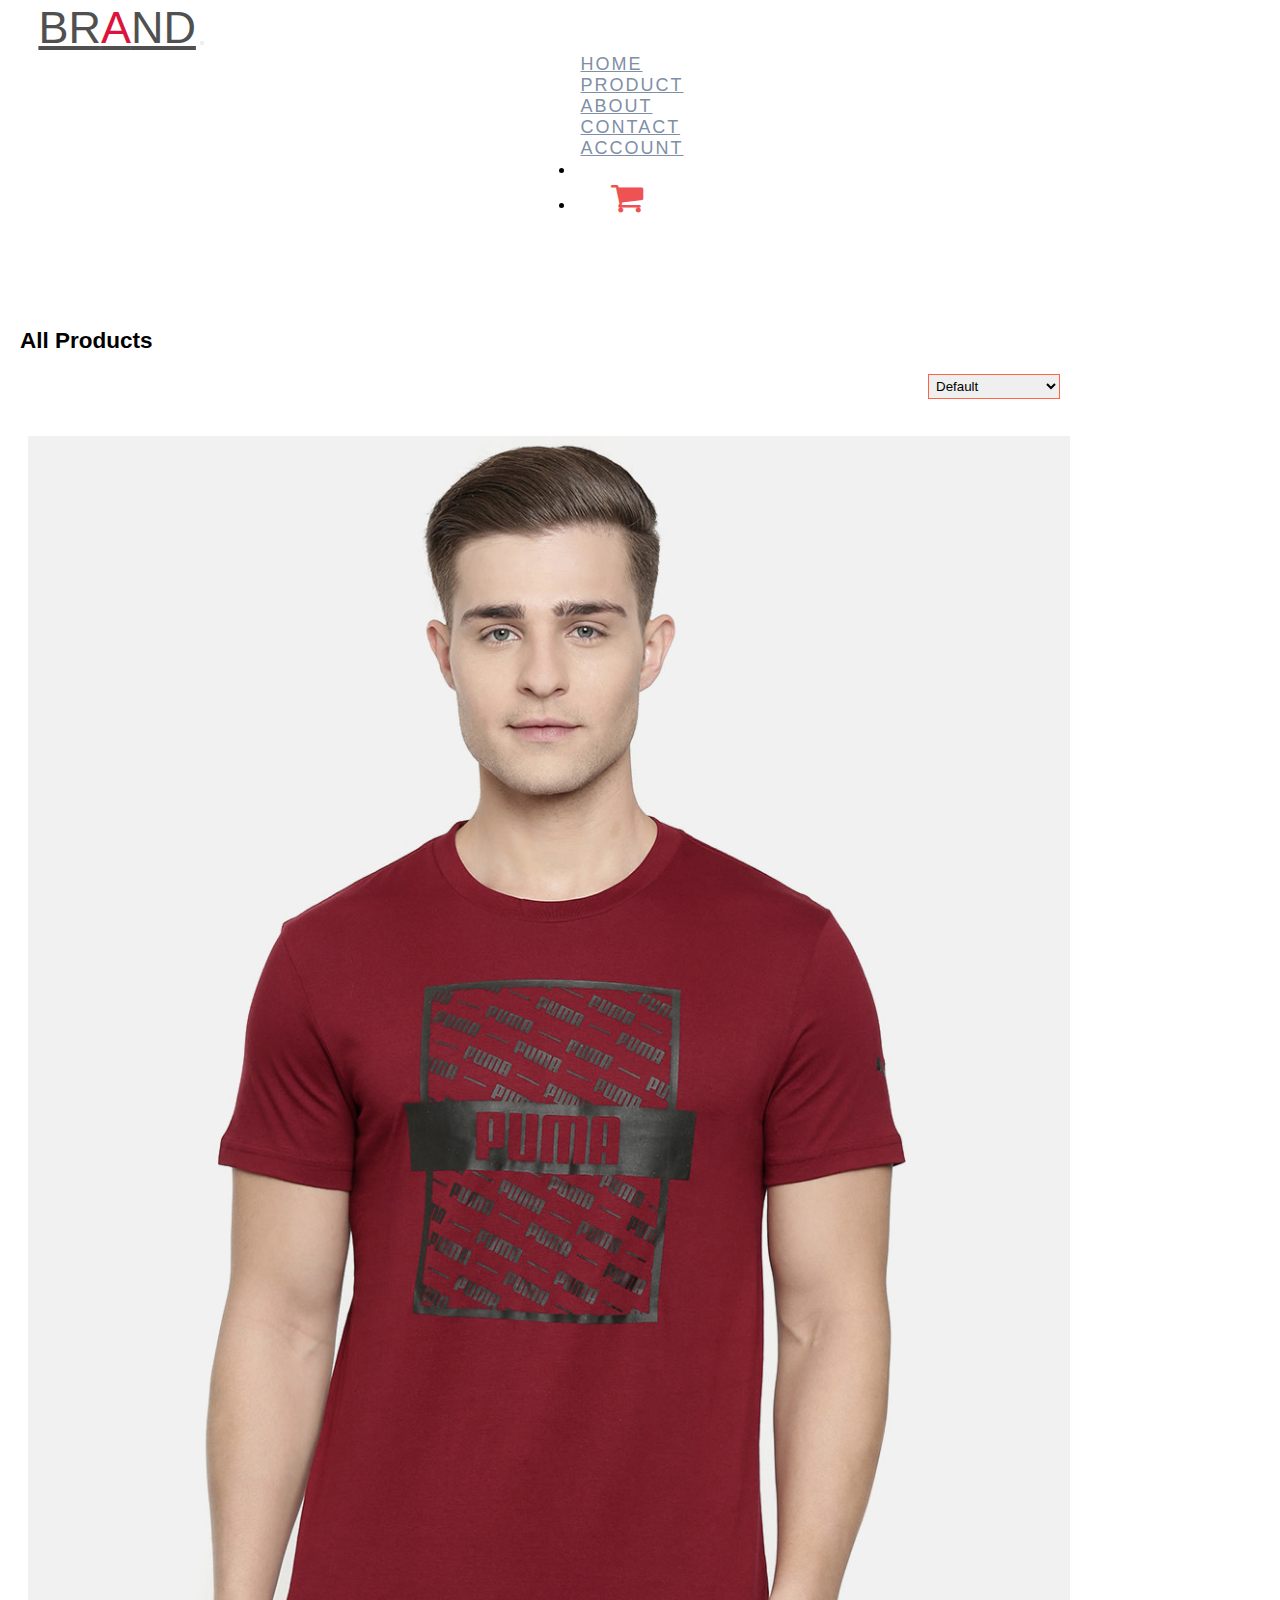
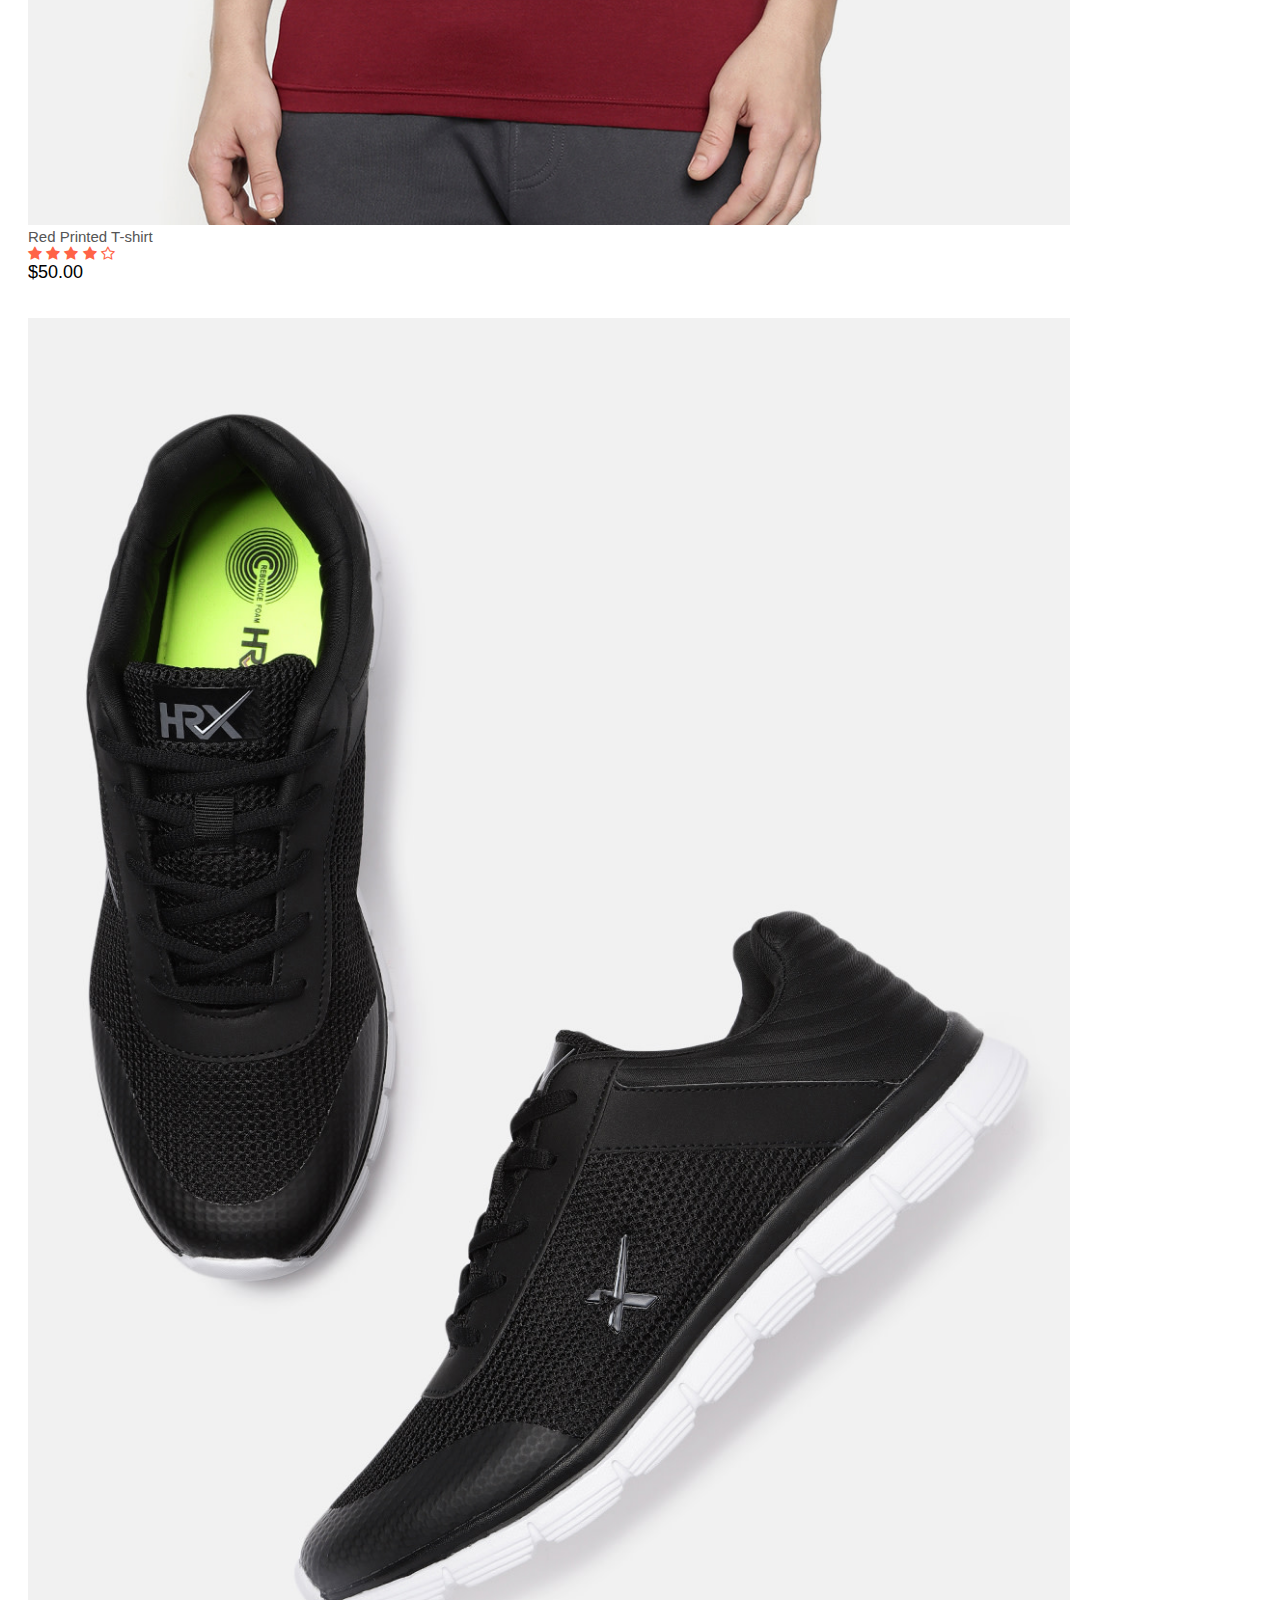
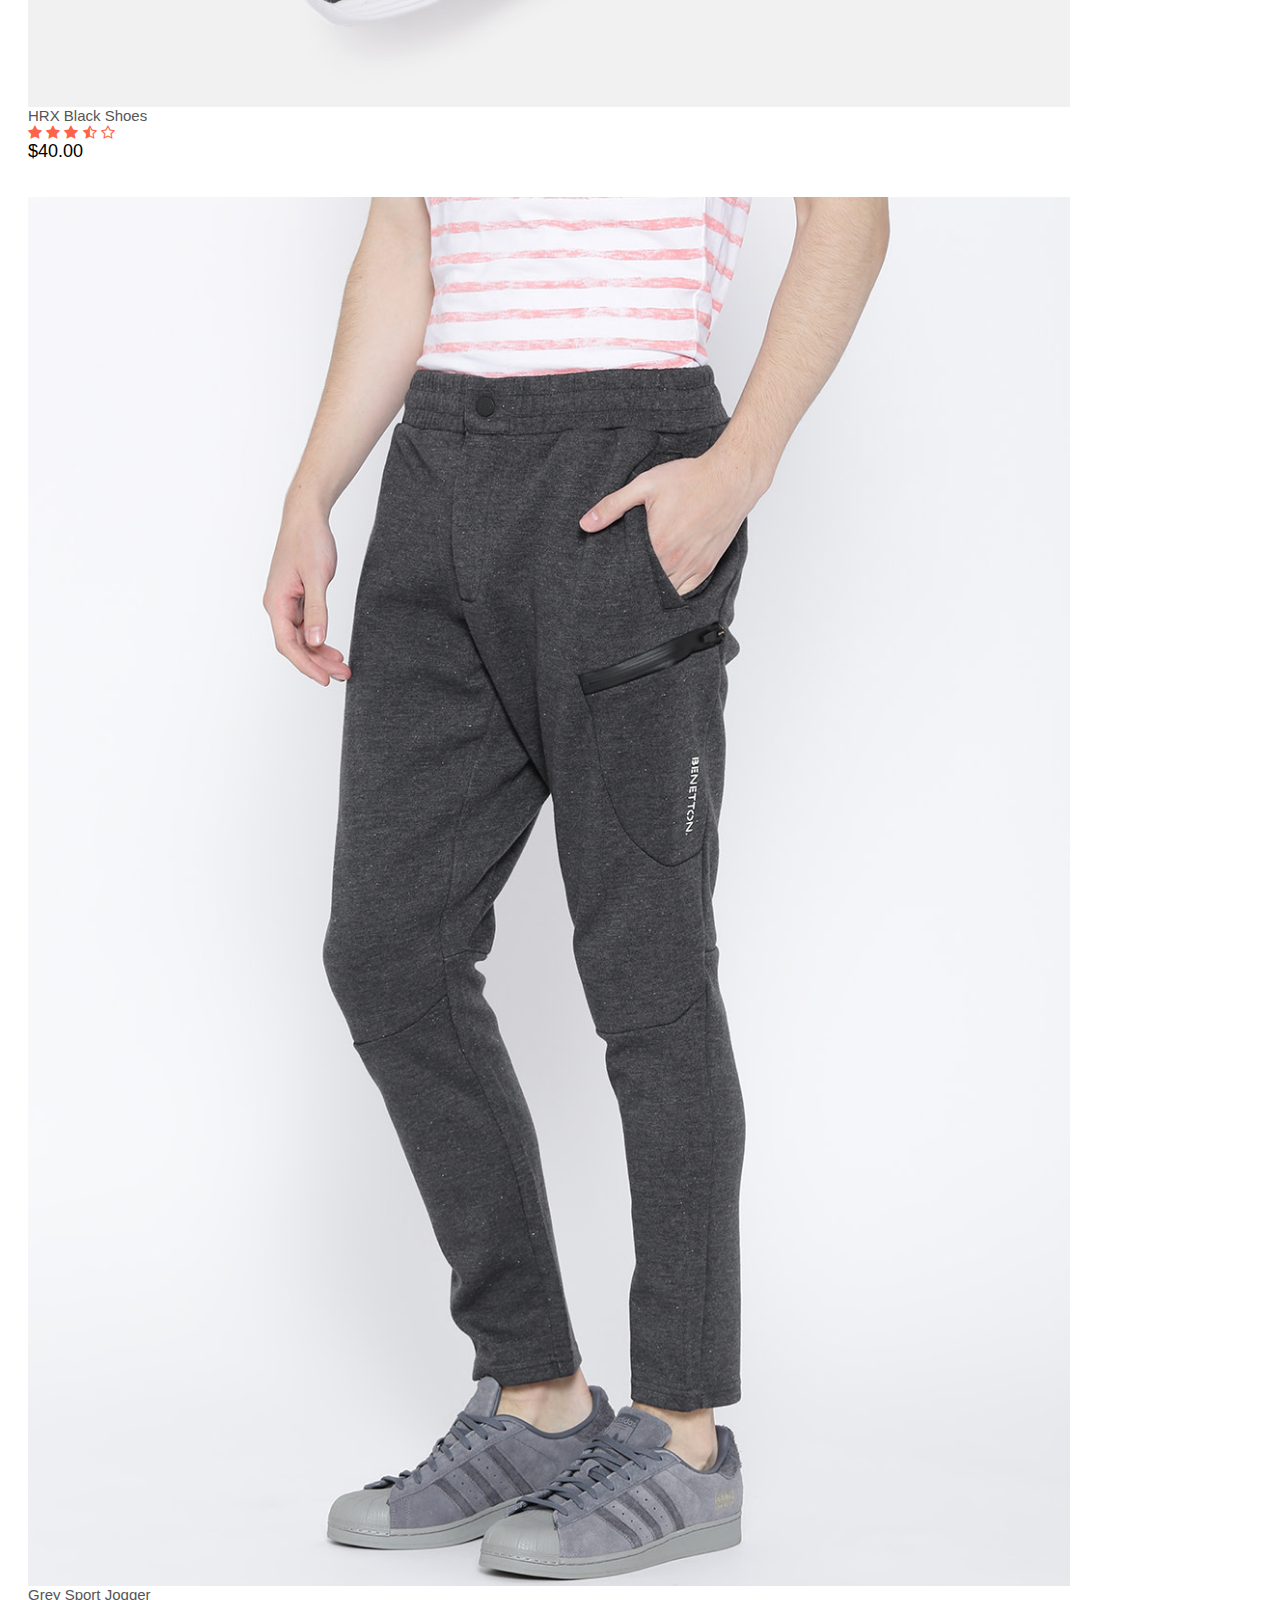
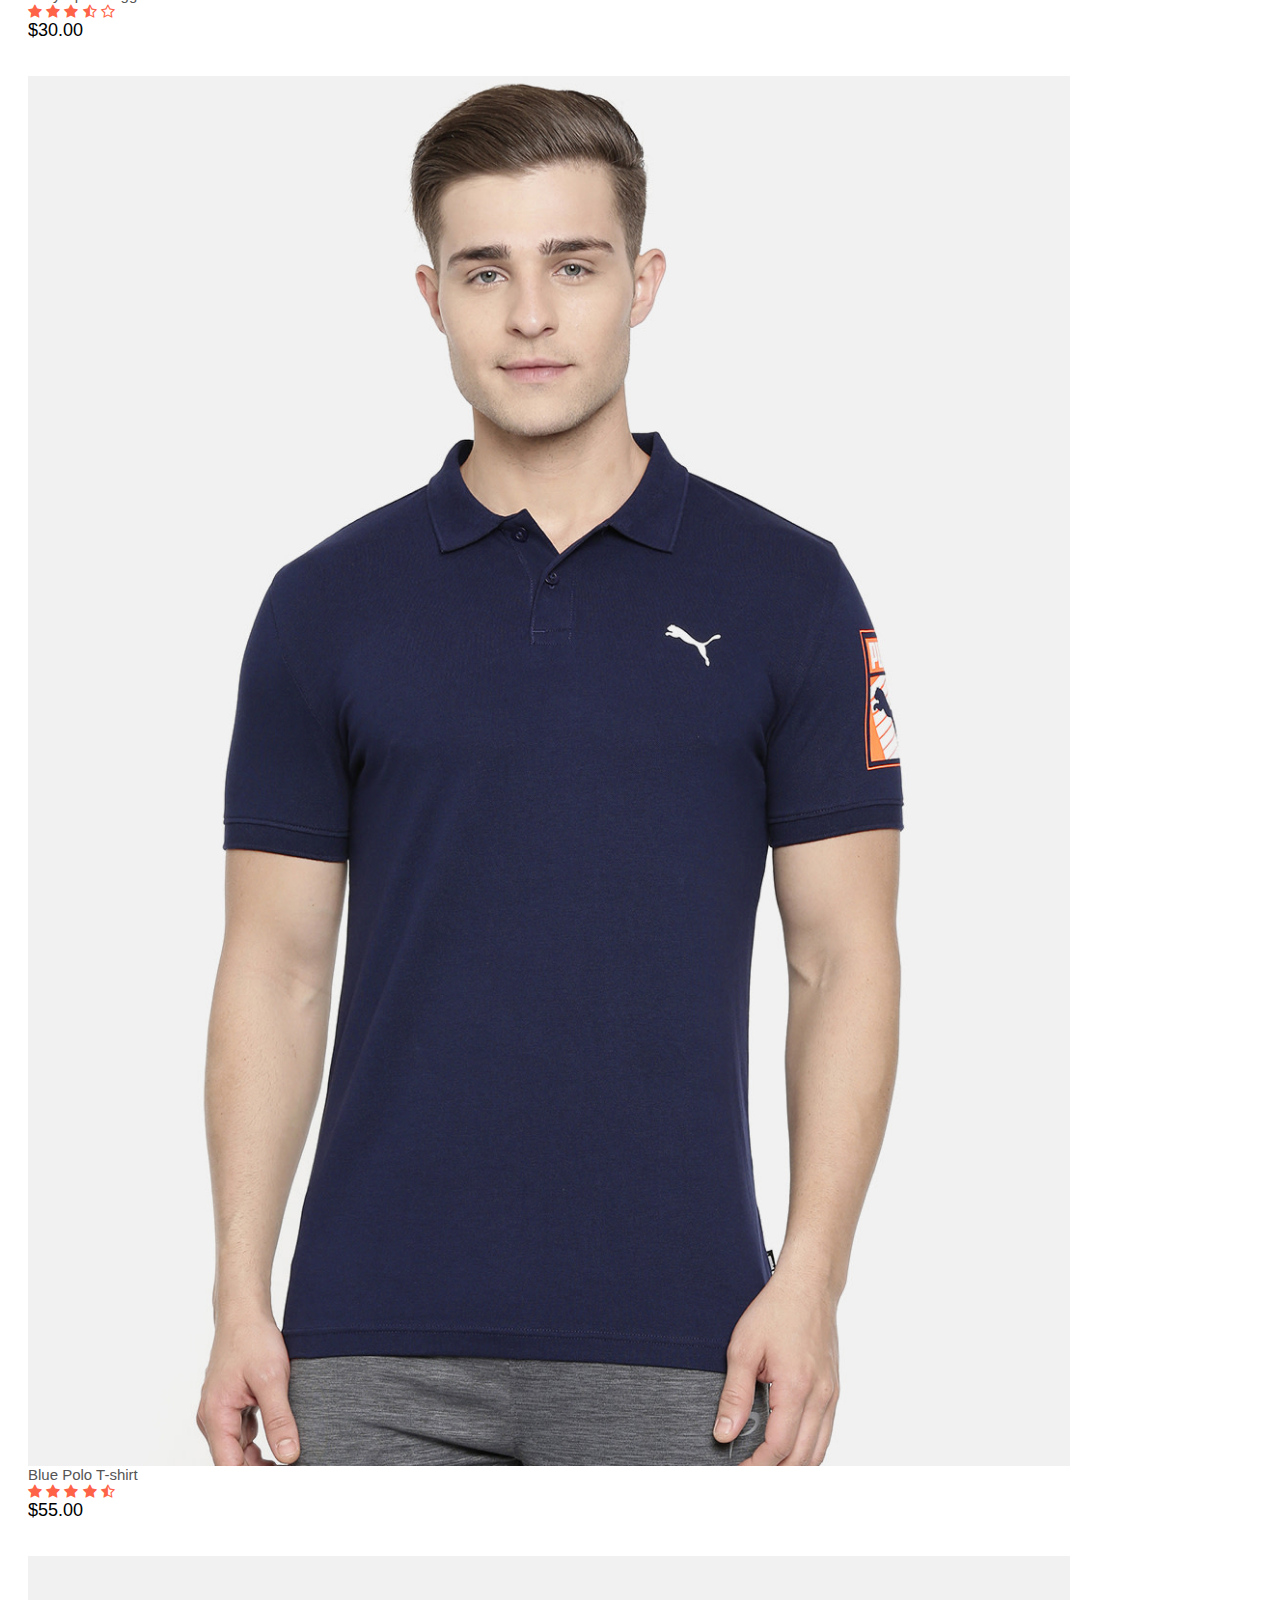
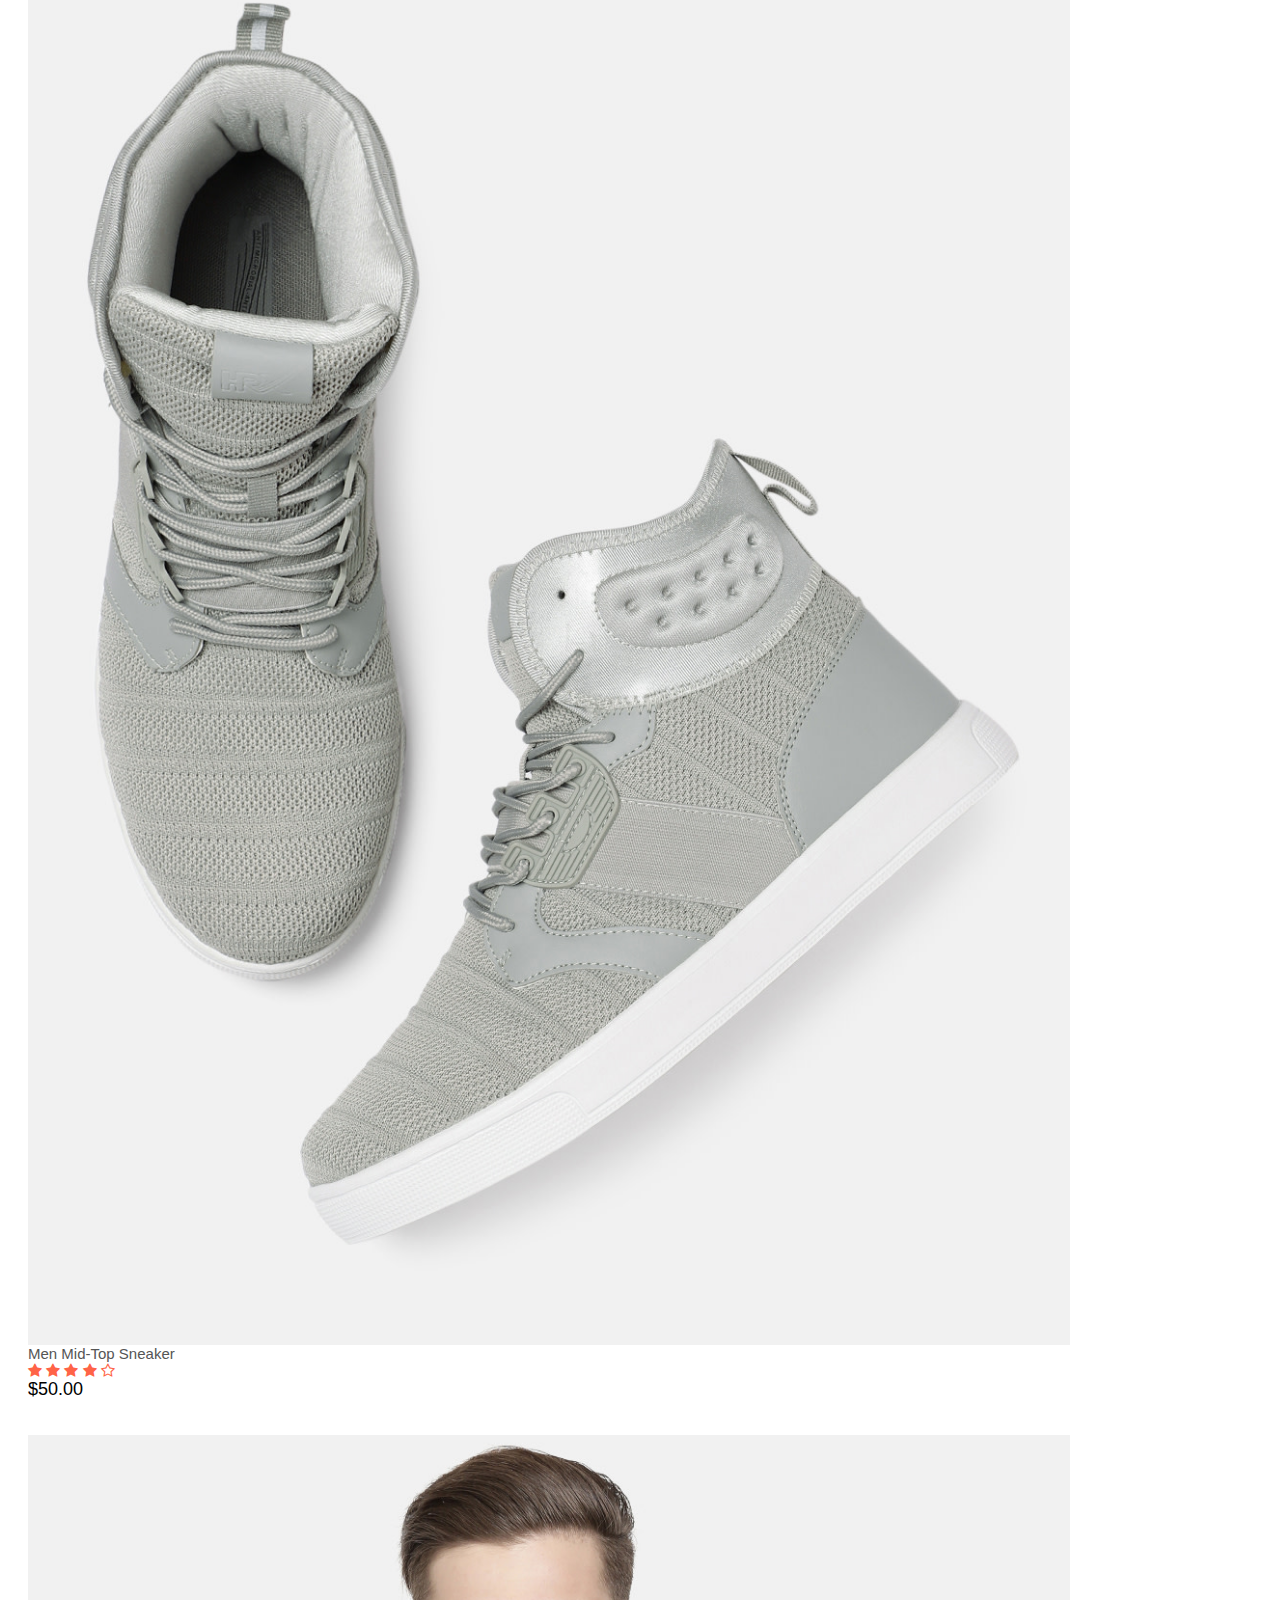
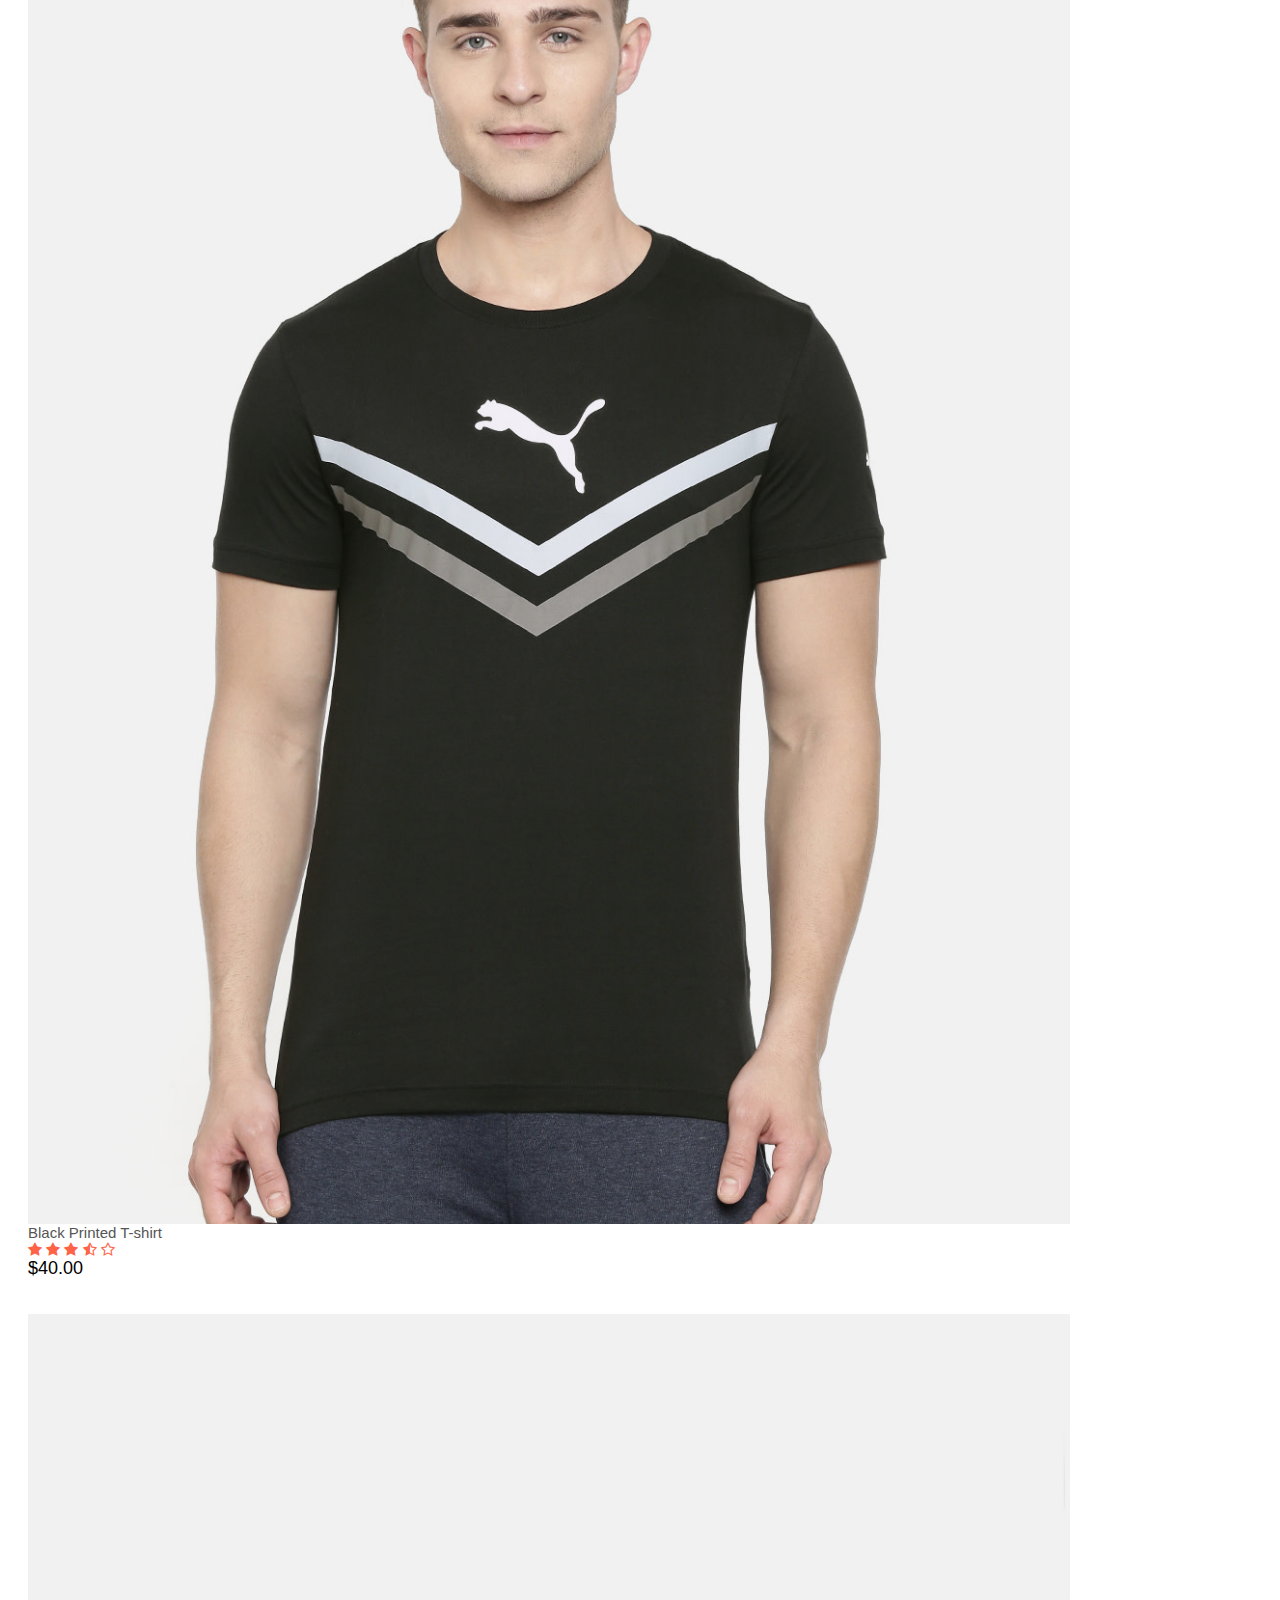
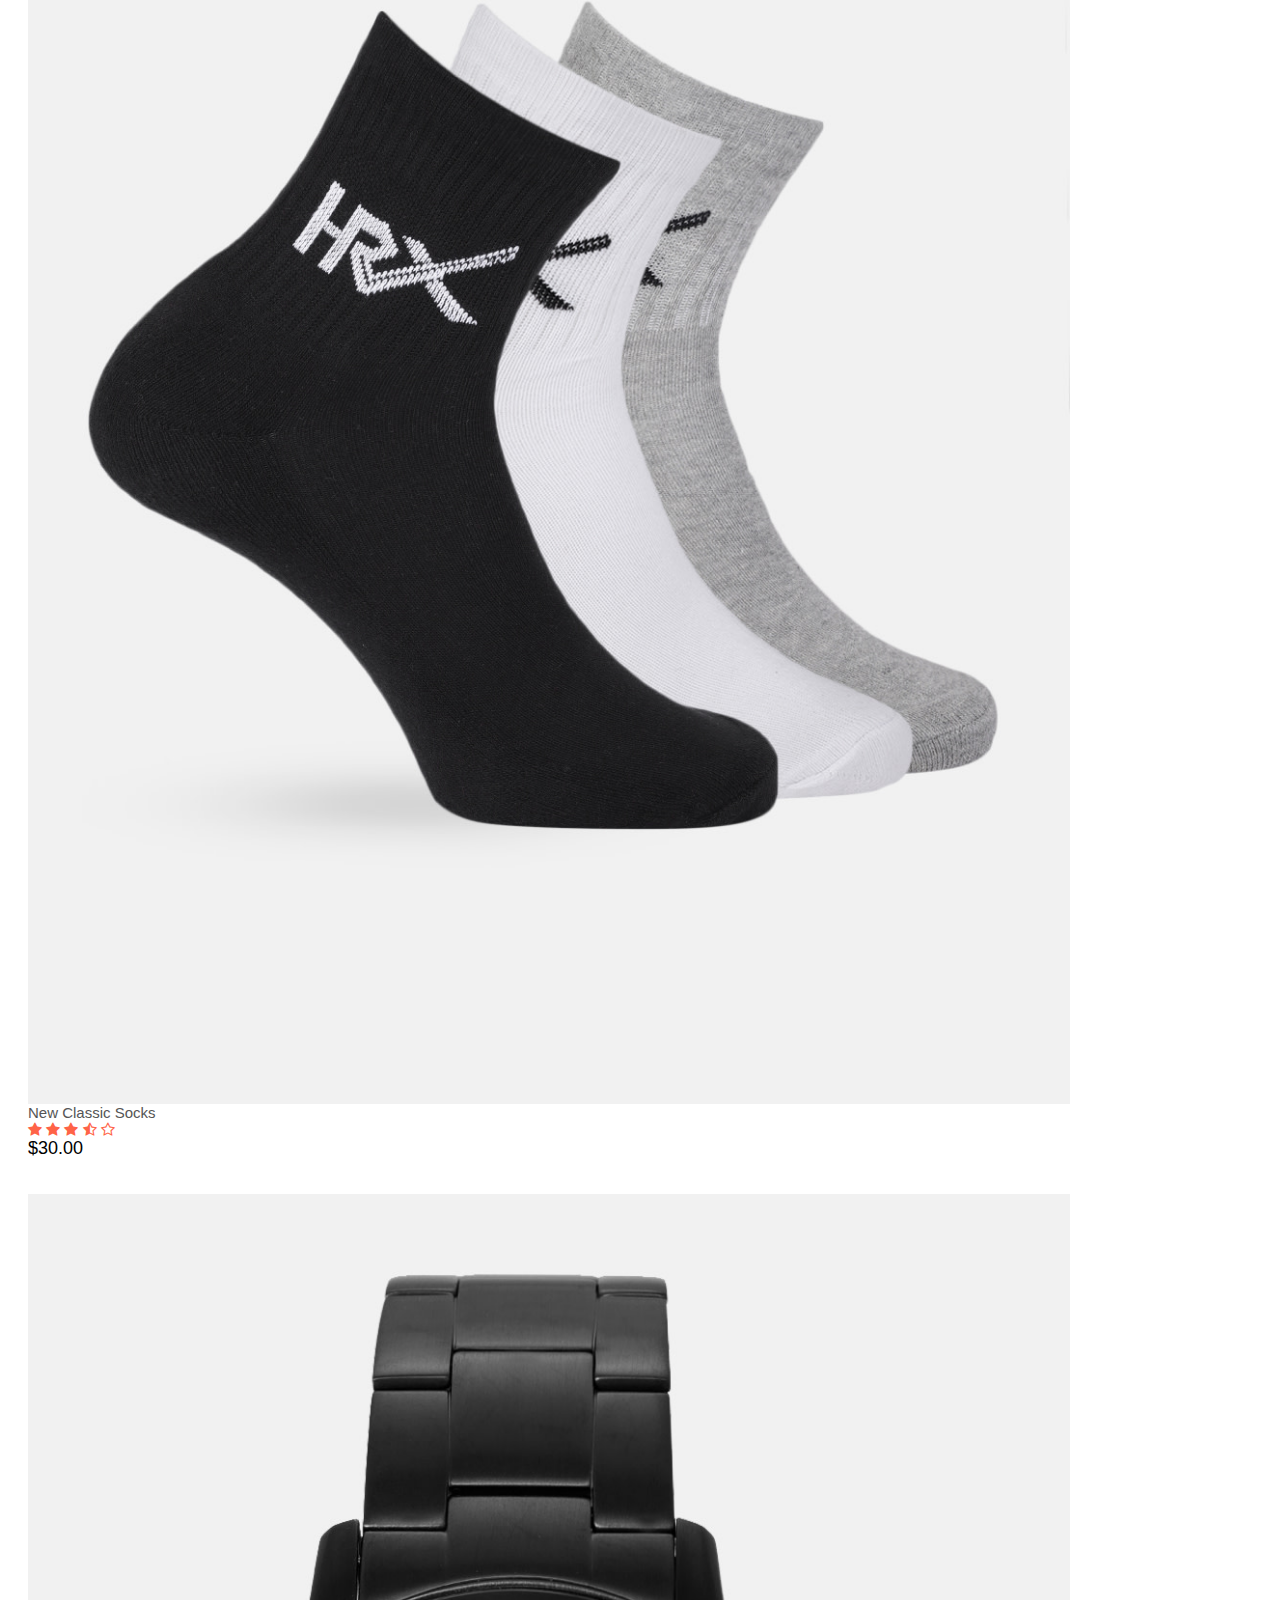
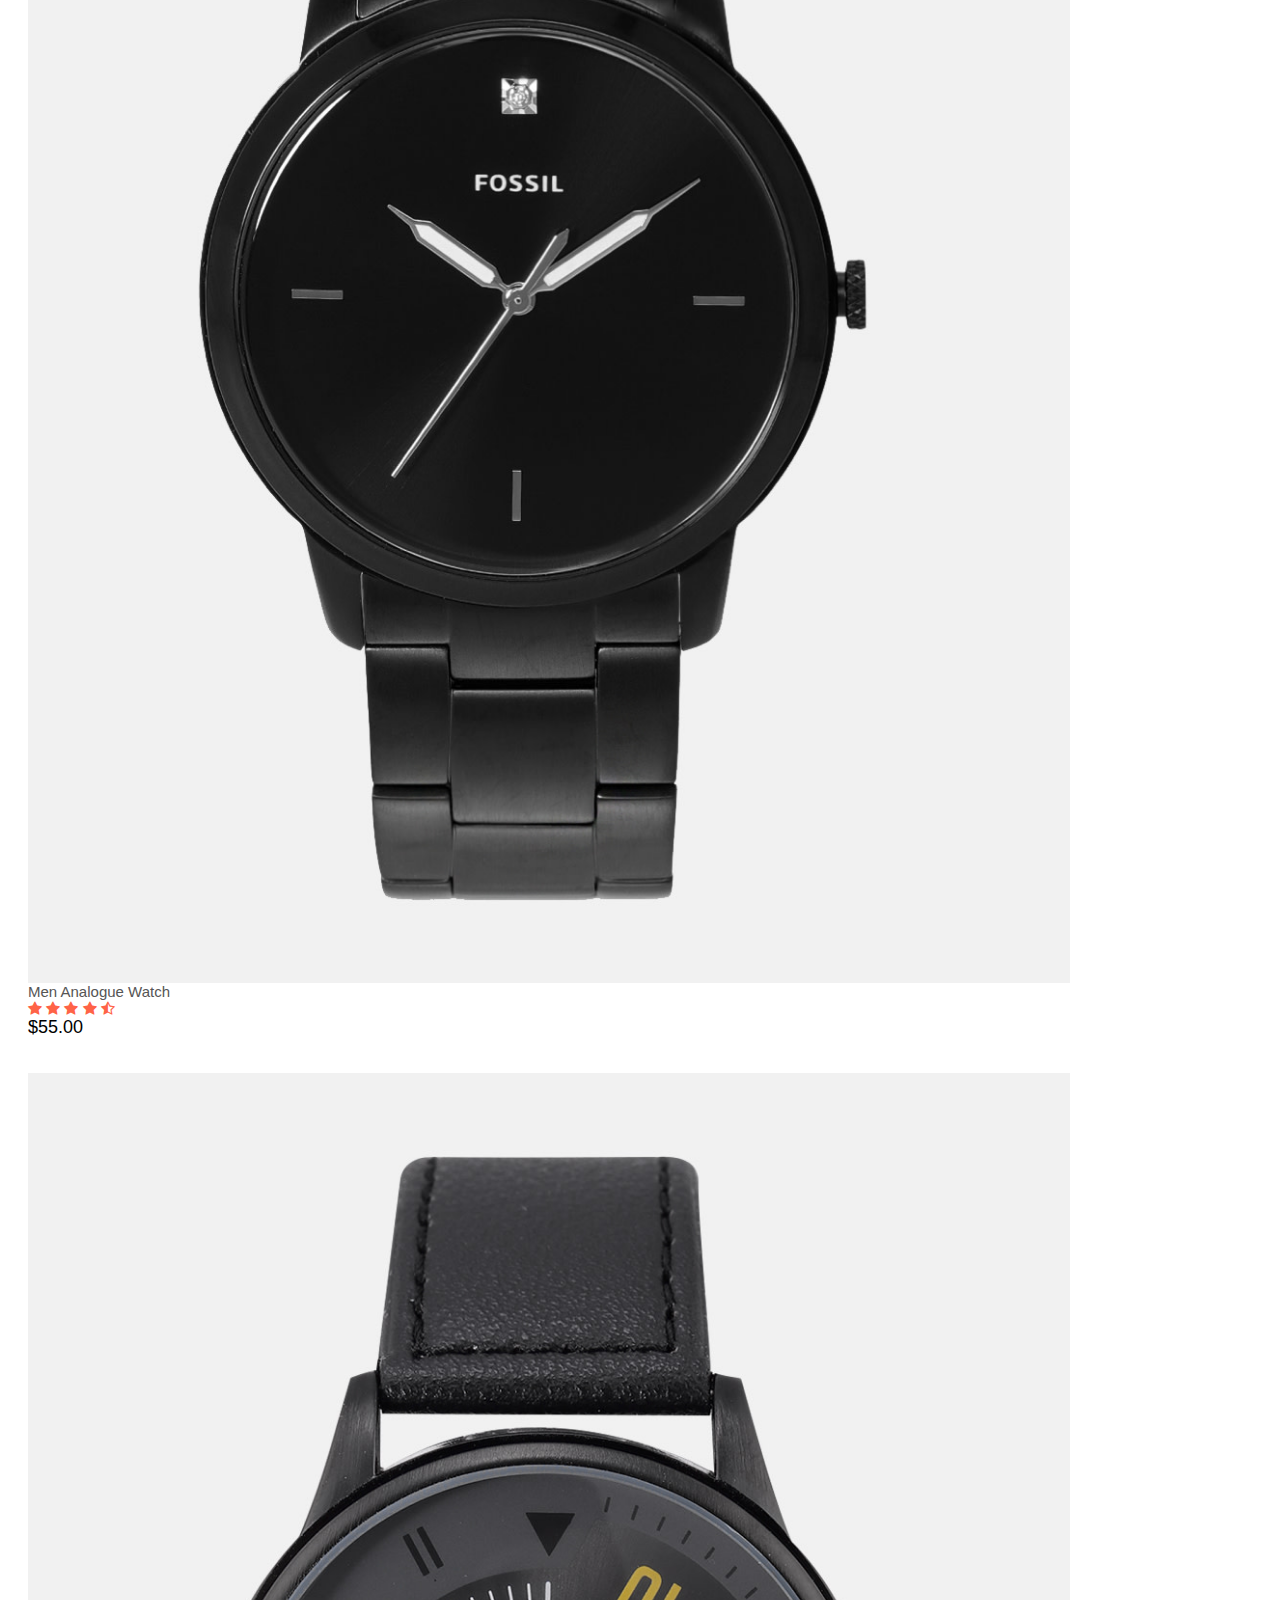
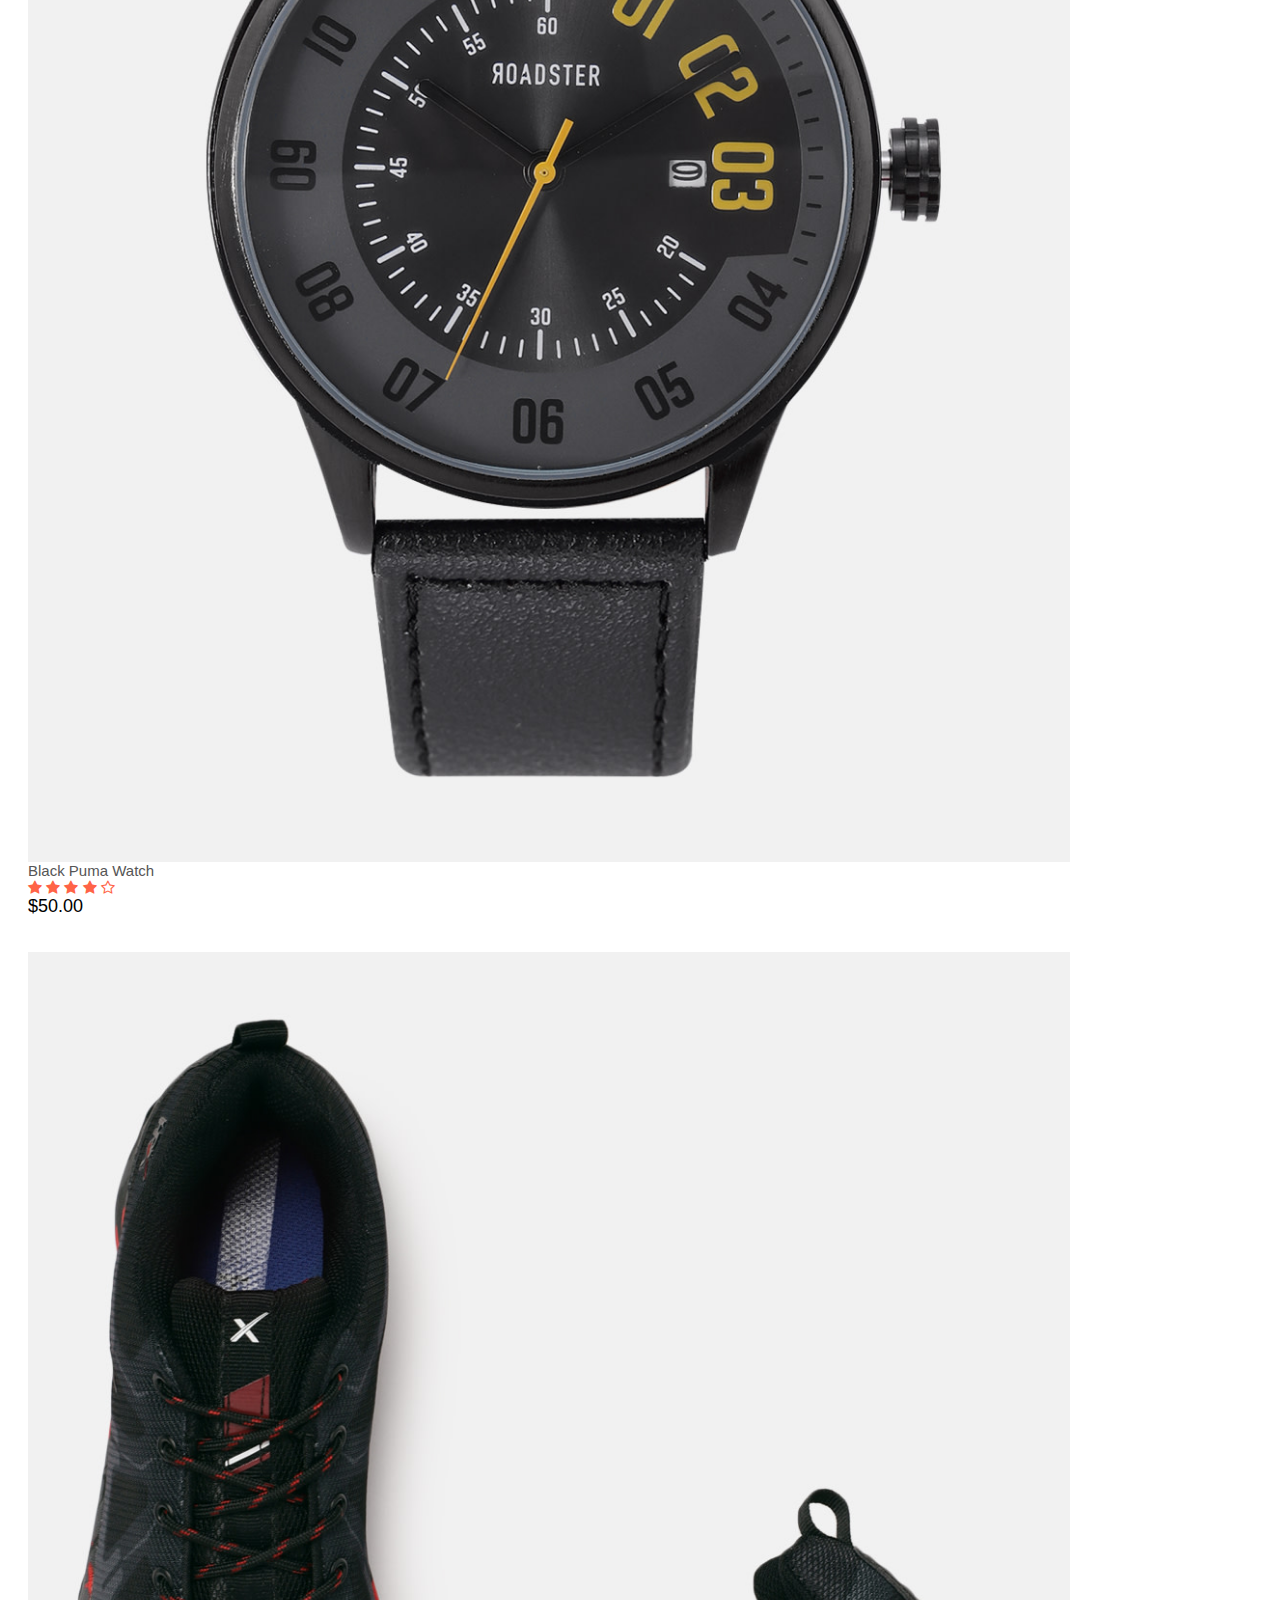
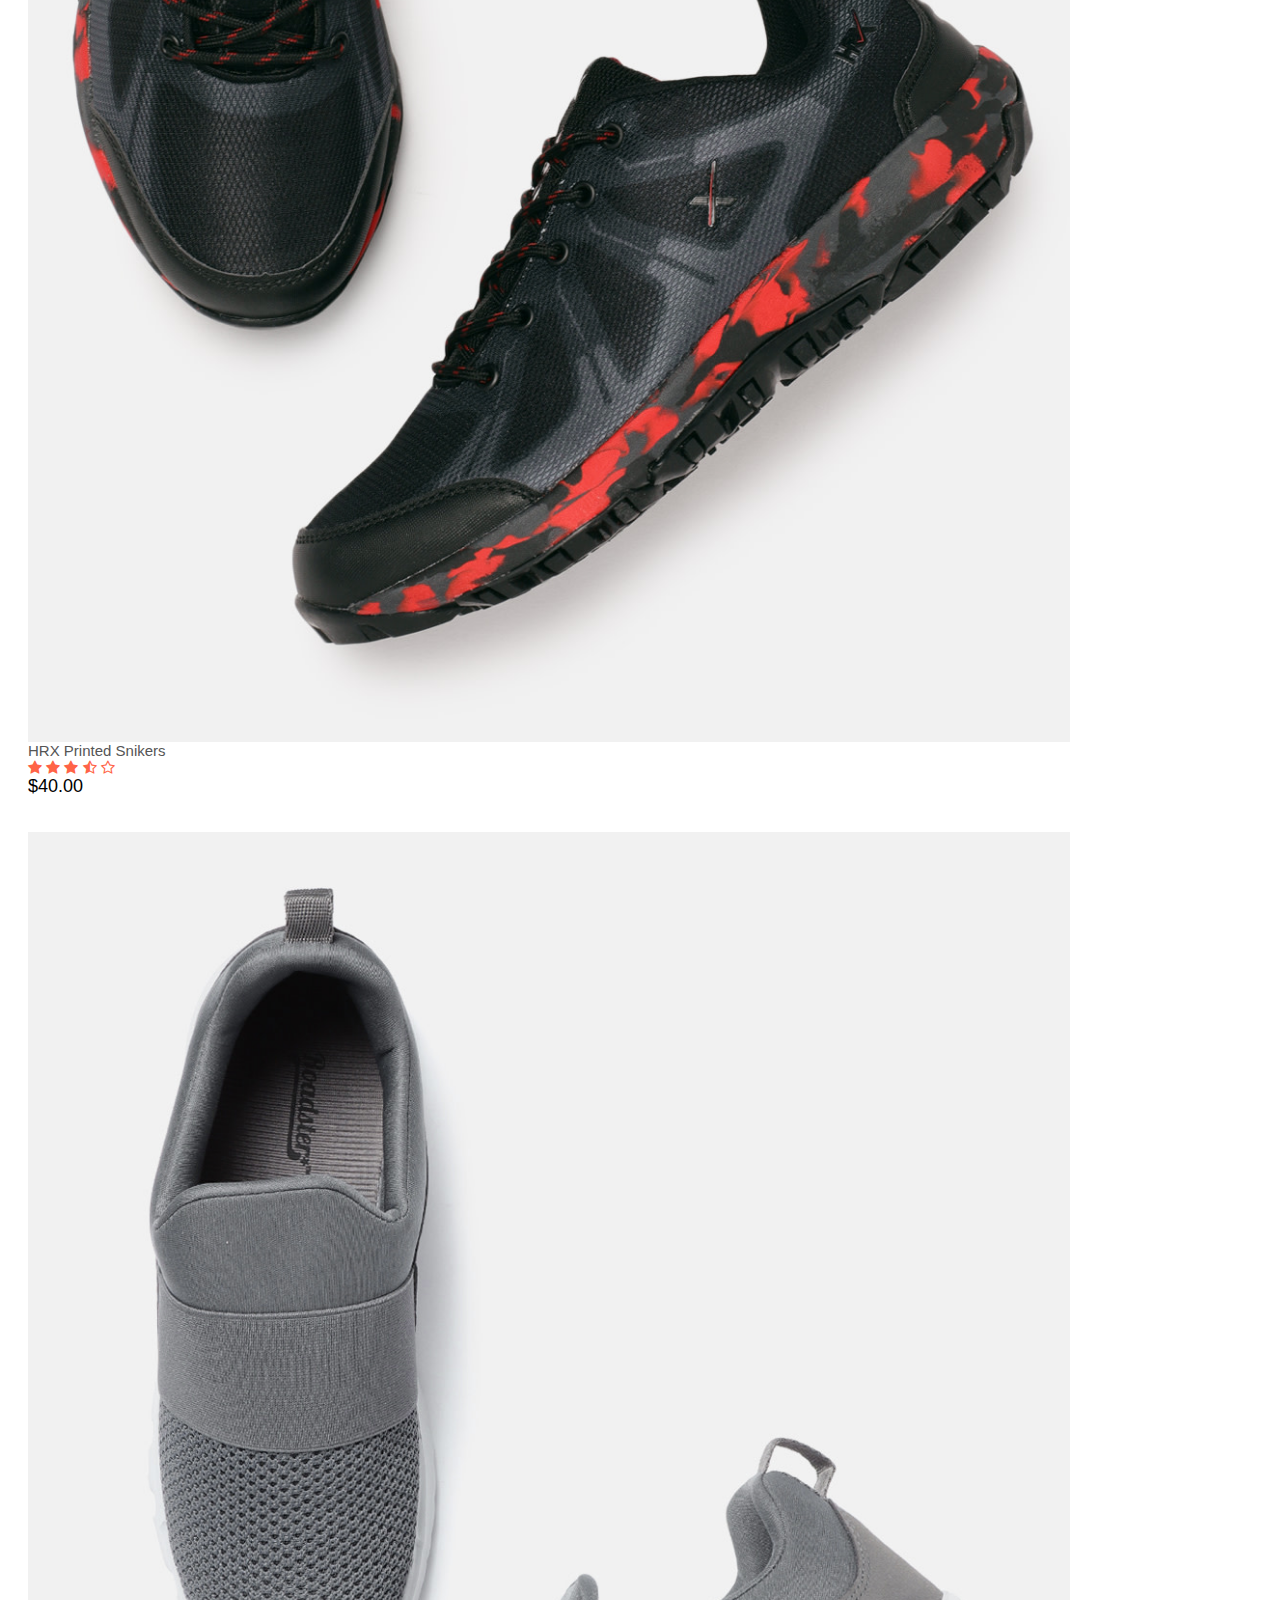
<file: product.html>
<!doctype html>
<html lang="en">
  <head>
    <!-- Required meta tags -->
    <meta charset="utf-8">
    <meta name="viewport" content="width=device-width, initial-scale=1">

    <!-- Bootstrap CSS -->
    <link href="https://cdn.jsdelivr.net/npm/bootstrap@5.0.0-beta2/dist/css/bootstrap.min.css" rel="stylesheet" integrity="sha384-BmbxuPwQa2lc/FVzBcNJ7UAyJxM6wuqIj61tLrc4wSX0szH/Ev+nYRRuWlolflfl" crossorigin="anonymous">

    <title>Brand Shopping</title>
    <link rel="stylesheet" href="style.css">
    <link rel="stylesheet" href="https://cdnjs.cloudflare.com/ajax/libs/font-awesome/4.7.0/css/font-awesome.min.css">
  </head>
  <body>
    <!--navbar-->
    <nav class="navbar navbar-expand-lg navbar-light bg-dark hip">
        <div class="container-fluid">
          <a class="navbar-brand" href="/">Br<span>a</span>nd</a>
          <button class="navbar-toggler" type="button" data-bs-toggle="collapse" data-bs-target="#navbarSupportedContent" aria-controls="navbarSupportedContent" aria-expanded="false" aria-label="Toggle navigation">
            <span class="navbar-toggler-icon"></span>
          </button>
          <div class="collapse navbar-collapse dif" id="navbarSupportedContent">
            <ul style="margin-left: 45%;" class="navbar-nav me-auto mb-2 mb-lg-0">
              <li class="nav-item">
                <a class="nav-link" aria-current="page" href="index.html">Home</a>
              </li>
              <li class="nav-item">
                <a class="nav-link" href="Product.html">Product</a>
              </li>
              <li class="nav-item">
                <a class="nav-link" href="about.html">About</a>
              </li>
              <li class="nav-item">
                <a class="nav-link" href="contact.html">Contact</a>
              </li>
              <li class="nav-item">
                <a class="nav-link" href="login/login.html">Account</a>
              </li>
              <li>
                <li>
               <a href="cart.html"> <i class="fa fa-shopping-cart" style="color: #ee5253; font-size:35px; margin-right: 30px; margin-left: 30px;"></i> </a>
                </li>
              </li>
            </ul>
            
          </div>
        </div>
      </nav>
      <!--/navbar-->


       <!--product-->
       <div class="container disp">
        <div class="categories">

          <div class="row">
            <div class="col prohead"><h2>All Products</h2></div>
            <div class="col selection">
            <select class="selection-2">
              <option value="" disabled selected hidden>Default</option>
              <option>Sort by sale</option>
              <option>Sort by price</option>
              <option>Sort by rating</option>
              <option>Sort by popularity</option>
            </select>
          </div>
          </div><br>

          <div class="row">
            <div class="col-4">
             <a href="product-detail.html"> <img src="images/product-1.jpg"></a>
              <h4>Red Printed T-shirt</h4>
              <div class="rating">
                <i class="fa fa-star"></i>
                <i class="fa fa-star"></i>
                <i class="fa fa-star"></i>
                <i class="fa fa-star"></i>
                <i class="fa fa-star-o"></i>
              </div>
              <p>$50.00</p>
            </div>
            <div class="col-4">
              <img src="images/product-2.jpg">
              <h4>HRX Black Shoes</h4>
              <div class="rating">
                <i class="fa fa-star"></i>
                <i class="fa fa-star"></i>
                <i class="fa fa-star"></i>
                <i class="fa fa-star-half-o"></i>
                <i class="fa fa-star-o"></i>
              </div>
              <p>$40.00</p>
            </div>
            <div class="col-4"> 
              <img src="images/product-3.jpg">
              <h4>Grey Sport Jogger</h4>
              <div class="rating">
                <i class="fa fa-star"></i>
                <i class="fa fa-star"></i>
                <i class="fa fa-star"></i>
                <i class="fa fa-star-half-o"></i>
                <i class="fa fa-star-o"></i>
              </div>
              <p>$30.00</p>
            </div>
            <div class="col-4"> 
              <img src="images/product-4.jpg">
              <h4>Blue Polo T-shirt</h4>
              <div class="rating">
                <i class="fa fa-star"></i>
                <i class="fa fa-star"></i>
                <i class="fa fa-star"></i>
                <i class="fa fa-star"></i>
                <i class="fa fa-star-half-o"></i>
              </div>
              <p>$55.00</p>
            </div>
            <div class="col-4">
              <img src="images/product-5.jpg">
              <h4>Men Mid-Top Sneaker</h4>
              <div class="rating">
                <i class="fa fa-star"></i>
                <i class="fa fa-star"></i>
                <i class="fa fa-star"></i>
                <i class="fa fa-star"></i>
                <i class="fa fa-star-o"></i>
              </div>
              <p>$50.00</p>
            </div>
            <div class="col-4">
              <img src="images/product-6.jpg">
              <h4>Black Printed T-shirt</h4>
              <div class="rating">
                <i class="fa fa-star"></i>
                <i class="fa fa-star"></i>
                <i class="fa fa-star"></i>
                <i class="fa fa-star-half-o"></i>
                <i class="fa fa-star-o"></i>
              </div>
              <p>$40.00</p>
            </div>
            <div class="col-4"> 
              <img src="images/product-7.jpg">
              <h4>New Classic Socks</h4>
              <div class="rating">
                <i class="fa fa-star"></i>
                <i class="fa fa-star"></i>
                <i class="fa fa-star"></i>
                <i class="fa fa-star-half-o"></i>
                <i class="fa fa-star-o"></i>
              </div>
              <p>$30.00</p>
            </div>
            <div class="col-4"> 
              <img src="images/product-8.jpg">
              <h4>Men Analogue Watch</h4>
              <div class="rating">
                <i class="fa fa-star"></i>
                <i class="fa fa-star"></i>
                <i class="fa fa-star"></i>
                <i class="fa fa-star"></i>
                <i class="fa fa-star-half-o"></i>
              </div>
              <p>$55.00</p>
            </div>
          </div>
          <div class="row">
            <div class="col-4">
              <img src="images/product-9.jpg">
              <h4>Black Puma Watch</h4>
              <div class="rating">
                <i class="fa fa-star"></i>
                <i class="fa fa-star"></i>
                <i class="fa fa-star"></i>
                <i class="fa fa-star"></i>
                <i class="fa fa-star-o"></i>
              </div>
              <p>$50.00</p>
            </div>
            <div class="col-4">
              <img src="images/product-10.jpg">
              <h4>HRX Printed Snikers</h4>
              <div class="rating">
                <i class="fa fa-star"></i>
                <i class="fa fa-star"></i>
                <i class="fa fa-star"></i>
                <i class="fa fa-star-half-o"></i>
                <i class="fa fa-star-o"></i>
              </div>
              <p>$40.00</p>
            </div>
            <div class="col-4"> 
              <img src="images/product-11.jpg">
              <h4>Mens Grey Shoes</h4>
              <div class="rating">
                <i class="fa fa-star"></i>
                <i class="fa fa-star"></i>
                <i class="fa fa-star"></i>
                <i class="fa fa-star-half-o"></i>
                <i class="fa fa-star-o"></i>
              </div>
              <p>$30.00</p>
            </div>
            <div class="col-4"> 
              <img src="images/product-12.jpg">
              <h4>Black Cotten Jogger</h4>
              <div class="rating">
                <i class="fa fa-star"></i>
                <i class="fa fa-star"></i>
                <i class="fa fa-star"></i>
                <i class="fa fa-star"></i>
                <i class="fa fa-star-half-o"></i>
              </div>
              <p>$55.00</p>
            </div> 
          </div><br>
            


  
            
            <nav aria-label="Page navigation example">
              <ul class="pagination justify-content-center">
                <li class="page-item">
                  <a class="page-link" href="#" aria-label="Previous">
                    <span aria-hidden="true">&laquo;</span>
                  </a>
                </li>
                <li class="page-item"><a class="page-link" href="product.html">1</a></li>
                <li class="page-item"><a class="page-link" href="#">2</a></li>
                <li class="page-item"><a class="page-link" href="#">3</a></li>
                <li class="page-item">
                  <a class="page-link" href="#" aria-label="Next">
                    <span aria-hidden="true">&raquo;</span>
                  </a>
                </li>
              </ul>
            </nav>



          </div>
        </div> <br><br><br>
     <!--/product-->




      <!--footer-->
      <section class="footer">
        <div class="container">
        <div class="row">
            
            <div class="col-md-3">
              <h3>BR<span>A</span>ND</h3> 
                 <p>Based in INDIA, BRAND is a unique blend of Men Clothing and Streetwear called as Active Streetwear. 
                    As We have an absolute passion for both fitness and great clothing so designed the BRAND range to deliver quality, 
                    strength of a hard work and a “street cred” all at the same time </p> 
                  <div class="app-logo">
                    <img src="images/play-store.png">
                    <img src="images/app-store.png">
                  </div>  
                    
            </div>
            <div class="col-md-3">
              <h4>Features</h4>
              <p>Deals & Offers</p>
              <p>Customer Reviews</p>
              <p>Cancleation Policies</p>
            </div>
            <div class="col-md-3">
                 <h4>Quick Contact</h4>
                 <p><i class="fa fa-phone-square"></i>+91 9889208172</p>
                 <p><i class="fa fa-envelope"></i> siddharthdev@gmail.com</p>
                 <p><i class="fa fa-home"></i>deoria baipas road taramandal gorakhpur</p>
            </div>
            <div class="col-md-3">
                    <h4>Folloe us on</h4>
                    <p><i class="fa fa-facebook-official"></i>Facebook</p>
                    <p><i class="fa fa-instagram"></i>Instagram</p>
                    <p><i class="fa fa-twitter"></i>Twittwe</p>
            </div>
        </div><hr>   
          <p class="copyright"><i class="fa fa-copyright">&nbsp Copyright 2021-</i> BR<SPAN>A</SPAN>ND </p> 
        </div>
    </section>

   

          

    







    <!-- Optional JavaScript; choose one of the two! -->

    <!-- Option 1: Bootstrap Bundle with Popper -->
    <script src="https://cdn.jsdelivr.net/npm/bootstrap@5.0.0-beta2/dist/js/bootstrap.bundle.min.js" integrity="sha384-b5kHyXgcpbZJO/tY9Ul7kGkf1S0CWuKcCD38l8YkeH8z8QjE0GmW1gYU5S9FOnJ0" crossorigin="anonymous"></script>

    <!-- Option 2: Separate Popper and Bootstrap JS -->
    <!--
    <script src="https://cdn.jsdelivr.net/npm/@popperjs/core@2.6.0/dist/umd/popper.min.js" integrity="sha384-KsvD1yqQ1/1+IA7gi3P0tyJcT3vR+NdBTt13hSJ2lnve8agRGXTTyNaBYmCR/Nwi" crossorigin="anonymous"></script>
    <script src="https://cdn.jsdelivr.net/npm/bootstrap@5.0.0-beta2/dist/js/bootstrap.min.js" integrity="sha384-nsg8ua9HAw1y0W1btsyWgBklPnCUAFLuTMS2G72MMONqmOymq585AcH49TLBQObG" crossorigin="anonymous"></script>
    -->
  </body>
</html>
</file>
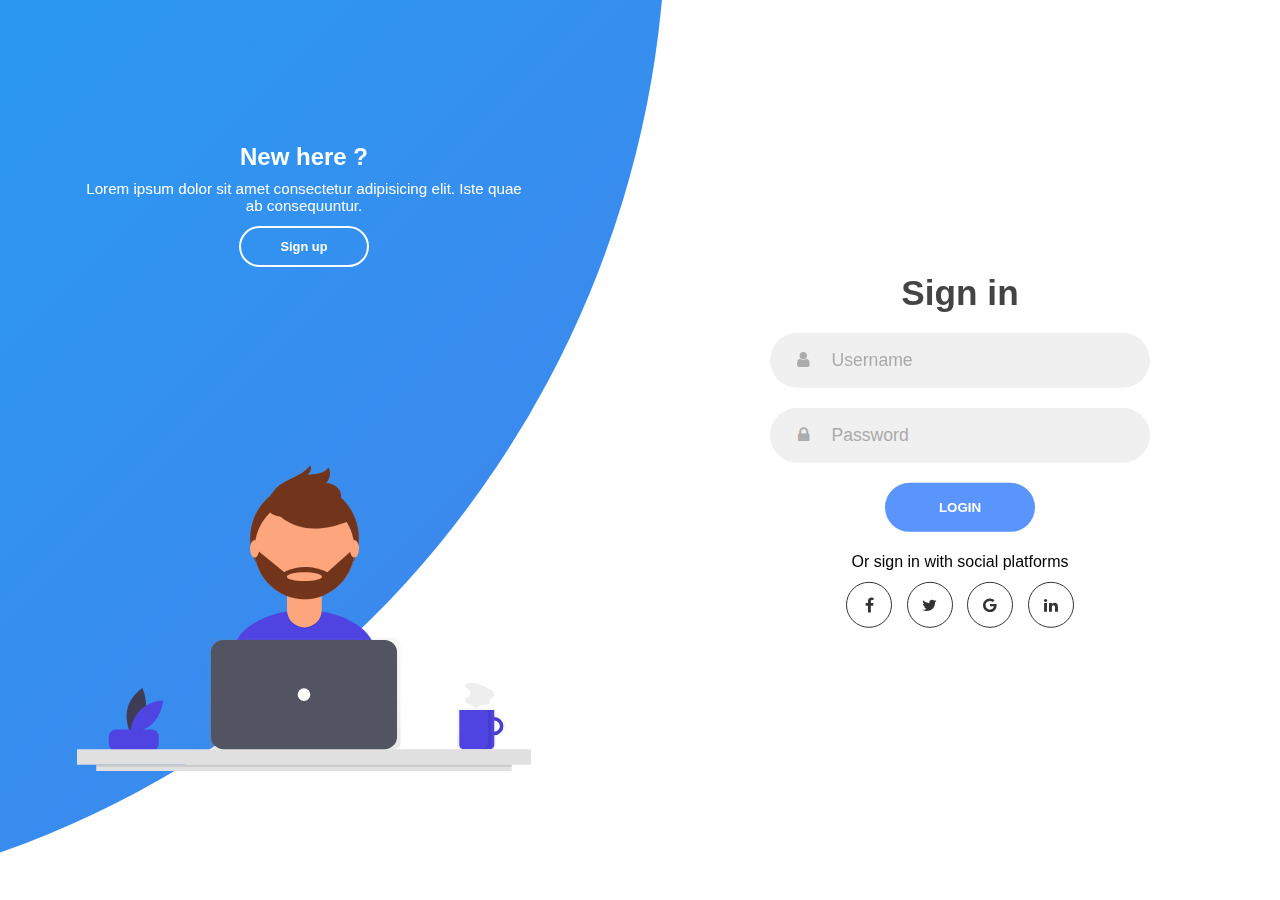
<file: login/login.html>
<!doctype html>
<html lang="en">
  <head>
    <!-- Required meta tags -->
    <meta charset="utf-8">
    <meta name="viewport" content="width=device-width, initial-scale=1">
	<meta http-equiv="X-UA-Compatible" content="IE=edge">

    <!-- Bootstrap CSS -->
    <link href="https://cdn.jsdelivr.net/npm/bootstrap@5.0.0-beta2/dist/css/bootstrap.min.css" rel="stylesheet" integrity="sha384-BmbxuPwQa2lc/FVzBcNJ7UAyJxM6wuqIj61tLrc4wSX0szH/Ev+nYRRuWlolflfl" crossorigin="anonymous">

    <title>Brand Shopping</title>
    <link rel="stylesheet" href="style.css">
    <link rel="stylesheet" href="https://cdnjs.cloudflare.com/ajax/libs/font-awesome/4.7.0/css/font-awesome.min.css">
  </head>
  <body>
       <div class="container">
           <div class="form-container">
               <div class="signin-signup">
                   <form name="f1" action="authentication.php" class="sign-in-form" onsubmit = "return validation()" method = "POST">
                       <h2 class="title">Sign in</h2>
                       <div class="input-field">
                           <i class="fa fa-user"></i>
                           <input type="text" id="username" name="username" placeholder="Username">
                       </div>
                       <div class="input-field">
                        <i class="fa fa-lock"></i>
                        <input type="password" id="password" name="password" placeholder="Password">
                    </div>
                    <input type="submit" value="Login" class="btn-solid">

                    <p class="social-text">Or sign in with social platforms</p>
                    <div class="social-media">
                        <a href="https://www.facebook.com/" class="social-icon">
                            <i class="fa fa-facebook-f"></i>
                        </a>
                        <a href="https://twitter.com/?lang=en" class="social-icon">
                            <i class="fa fa-twitter"></i>
                        </a>
                        <a href="https://myaccount.google.com/?utm_source=sign_in_no_continue" class="social-icon">
                            <i class="fa fa-google"></i>
                        </a>
                        <a href="https://in.linkedin.com/" class="social-icon">
                            <i class="fa fa-linkedin"></i>
                        </a>
                    </div>
                   </form>



                   <form name="f2" action="insert.php" class="sign-up-form" onsubmit = "return validation()" method = "POST">
                    <h2 class="title">Sign up</h2>
                    <div class="input-field">
                        <i class="fa fa-user"></i>
                        <input type="text" id="username" name="username" placeholder="Username">
                    </div>
                    <div class="input-field">
                        <i class="fa fa-envelope"></i>
                        <input type="email" id="email" name="email" placeholder="Email">
                    </div>
                    <div class="input-field">
                     <i class="fa fa-lock"></i>
                     <input type="password" id="password" name="password" placeholder="Password">
                 </div>
                 <input type="submit" value="Sign up" class="btn-solid">

                 <p class="social-text">Or sign up with social platforms</p>
                 <div class="social-media">
                     <a href="#" class="social-icon">
                         <i class="fa fa-facebook-f"></i>
                     </a>
                     <a href="#" class="social-icon">
                         <i class="fa fa-twitter"></i>
                     </a>
                     <a href="#" class="social-icon">
                         <i class="fa fa-google"></i>
                     </a>
                     <a href="#" class="social-icon">
                         <i class="fa fa-linkedin"></i>
                     </a>
                 </div>
                </form>

               </div>
           </div>

           <div class="panel-container">
               <div class="panel left-panel">
                   <div class="content">
                       <h3>New here ?</h3>
                       <p>Lorem ipsum dolor sit amet consectetur adipisicing elit. 
                          Iste quae ab consequuntur.</p>
                          <button class="btn transparent" id="sign-up-btn">Sign up</button>
                   </div>

                   <img src="login.svg" class="image" alt="">
               </div>


               <div class="panel right-panel">
                <div class="content">
                    <h3>One of us ?</h3>
                    <p>Lorem ipsum dolor sit amet consectetur adipisicing elit. 
                       Iste quae ab consequuntur.</p>
                       <button class="btn transparent" id="sign-in-btn">Sign in</button>
                </div>

                <img src="sing.svg" class="image" alt="">
            </div>

           </div>
       </div>

    







    <script>
	 
	 function validation()  
            {  
                var id=document.f1.user.value;  
                var ps=document.f1.password.value; 
                var ida=document.f2.user.value;  
                var psa=document.f2.password.value;
                var ema=document.f2.emial.value;  
                				
                if(id.length=="" && ps.length=="") {  
                    alert("User Name and Password fields are empty");  
                    return false;  
                }  
                else  
                {  
                    if(id.length=="") {  
                        alert("User Name is empty");  
                        return false;  
                    }   
                    if (ps.length=="") {  
                    alert("Password field is empty");  
                    return false;  
                    }  
                }  
                
                if(ida.length=="" && psa.length=="" &&ema=="") {  
                    alert("User Name and Password fields are empty");  
                    return false;  
                }  
                else  
                {  
                    if(ida.length=="") {  
                        alert("User Name is empty");  
                        return false;  
                    }   
                    if (psa.length=="") {  
                    alert("Password field is empty");  
                    return false;  
                    }  
					if (ema.length=="") {  
                    alert("Email field is empty");  
                    return false;  
                    }  
                }     				
            }  
			
			
        const sign_in_btn = document.querySelector("#sign-in-btn");
const sign_up_btn = document.querySelector("#sign-up-btn");
const container = document.querySelector(".container");

sign_up_btn.addEventListener('click', () => {
    container.classList.add("sign-up-mode");
});


sign_in_btn.addEventListener('click', () => {
    container.classList.remove("sign-up-mode");
});
    </script>
  </body>
</html>
</file>
<file: style.css>
*{
    padding: 0;
    margin: 0;
    box-sizing: border-box;
}
.hip{
    padding-top: .1rem;
    padding-bottom: .2rem;
}

.navbar .container-fluid .navbar-brand {
    font-size: 3rem;
    padding-left: 3%;
    color: rgb(80, 80, 80);
    text-transform: uppercase;
    bottom: 0%;
    
  }

  html{
    font-size: 15px;
    font-family: "Roboto Cn", sans-serif;
}

  span{
      color: crimson;
  }

  .navbar .navbar-nav li a {
    color: #7f8fa6 !important;
    letter-spacing: 2px;
    margin: 0 0.3rem;
    text-align: center;
  }
  
  .collapse{
      text-transform: uppercase;
      font-size: 1.2rem;    
  }

  .nav-item{
      list-style-type: none;
  }

  .navbar .navbar-nav li a:hover {
    color: crimson !important;
  }

  .lead{
    font-size: 1.5rem;
    font-weight: 300;
  }

  .lead2{
    font-size: 1.2rem;
    color: rgb(54, 53, 53);
  }

  .offer-heading{
    font-size: 2.7rem;
    font-weight: bold;
  }

  .sub-heading{
    color: #abc7e6;
  }

  .button-block{
    background-color: #182C61;
    color: #fff;
  }

  .button-block:hover{
    color: #fff;
    background-color: #2b417e;
  }

  h1{
      font-size: 43px;
  }
  
  .btn{
    border-radius: 20px;
    padding: 8px 30px;
  }

  .firstpic{
      padding-left: 20px;
  }

  .categories{
         margin-top: 100px;
         margin-bottom: 20px;
  }

  .col-3{
   width: 320px;
   height: 320px;
   display: flex;
   margin: 10px;
   padding-left: 13%; 
  }


  .title{
    text-align: center;
    margin: 0 auto 60px;
    position: relative;
    line-height: 60px;
    color: #555;
    font-weight: 50px;
  }

  .title::after{
    content: '';
    background: #ff523b;
    width: 80px;
    height: 5px;
    border-radius: 5px;
    position: absolute;
    bottom: 0;
    left: 50%;
    transform: translateX(-50%);
  }

  .disp{
      max-width: 1080px;
      padding-left: px;
      padding-right:  px;
  }

  .col-4{
    flex-basis: 23%;
    padding: 10px;
    margin-left: 18px;
    margin-bottom: 15px;
    transition: 0.5s;
    display: flex;
    flex-direction: column;
    flex-wrap: wrap;

  }

  .col-4 img{
    width: 100%;
    
  }

  h4{
    color: #555;
    font-weight: normal;
  }

  .col-4 p{
    font-size: 18px;
  } 

  .rating .fa{
    color: tomato;
  }

  .col-4:hover{
    transform: translateY(-5px);
  }
   
 .offer{
   margin-bottom: 40px;
   margin-top: 40px;
 }

 .offer-con{
   padding-top: 12%;
   padding-right: 20px;
 }

 .offer-box{
   background-image: linear-gradient(#233c80, #c6c6c9);
 }
 
 .col-lg-4{
   margin-top: 30px;
   margin-bottom: 10px;
   text-align: center;
 }

 .testimonial{
   margin-top: 60px;
   margin-bottom: 30px;
 }

 .brands-logo{
   margin: 100px auto;
 }

 .col-md-2{
   width: 145px;
   margin-left: 7%;
 }

 .col-md-2 img{
   cursor: pointer;
  filter: grayscale(60%);
 }

 .col-md-2 img:hover{
   filter: grayscale(0);
 }



/* footer section */

 .footer
{
   padding: 40px 10px  10px;
   background-color: #1e272e;
   color: #8a8a8a;

}

.app-logo img{
      width: 130px;
      padding: 2px;
}

.app-logo{
  margin-top: 20px;
}

.footer h4
{
   text-align: left;
   margin-top: 15px;
   margin-bottom: 25px;
   color: #fff;

}

.footer p
{
   font-size: 12px;
   text-align: justify;
   padding-right: 35px;

}

.footer .row .fa
{
   padding-right: 20px;
   font-size: 25px;
}

.footer hr
{
   margin-top: 10px;
   background: #fff;
}

.footer .copyright
{
   text-align: center;
   padding-top: 10px;
   font-size: 15px;
   color: #8a8a8a;
   letter-spacing: 1px;
}



/* About page */

.about{
  color: red;
  text-align: center;
  padding-top: 10%;
  padding-bottom: 7%;
  font-size: 85px;
}

.dop{
   color: #555;
   font-size: 110%;
   padding: 25px;
   margin: 10px;
   margin-left: 7%;
}

.pod{
   color: #555;
   font-size: 110%;
   padding: 25px;
   margin: 10px;
}

.pop{
  margin: 80px auto;
  padding: 10px;
}
  


/* products page */

.selection{
  padding: 10px;
  padding-right: 20px;
  text-align: right;
}

.prohead{
  padding: 10px;
  padding-left: 20px;
  font-family: 'Open Sans', sans-serif;
  font-weight: 600;
}

.selection-2{
  padding: 3px;
  border: 1px solid tomato;
  outline: none;
}

.page-link{
  background-color: rgb(41, 41, 41);
  border: 1px solid black;
  color: tomato;
  padding-left: 20px;
  padding-right: 20px;
}



/* product details */

.single-product{
   margin-top: 5%;
   margin-bottom: 5%;
}

.loto{
  padding-top: 10%;
  padding-left: 30px;

}

.btn-2{
   margin: 15px;
}

.product-h4{
  margin: 20px 0;
  font-weight: bold;
  font-size: 29px;
}

.small-img-row{
  display: flex;
  justify-content: space-between;
  padding-top: 10px;
}

.small-img-col{
  flex-basis: 24%;
  cursor: pointer;
}

.viewselect{
  text-align: right;
  padding: 10px;
  padding-right: 20px;
}

.related-product{ 
  padding: 10px; 
}

.single-product-img{
  padding-left: 20px;
}



/*--cart itmes---*/

.cart-page{
  margin: 80px auto;
}

table{
  width: 100%;
  border-collapse: collapse;
}

.cart-info{
  display: flex;
  flex-wrap: wrap;
  color: rgb(97, 96, 96);
}

.cart-remove{
  text-decoration: none;
  color: #ff523b; 
  font-size: 12px;
}

th{
  padding: 8px;
  color: #fff;
  background-color: #ff523b;
  font-weight: normal;
}

td{
  padding: 10px 5px;
}

.cart-remove:hover{
  color: red;
}

td input{
  width: 50px;
  height: 30px;
  padding: 5px;
}

td img{
  width: 80px;
  height: 80px;
  margin-right: 10px;
}

.total-price{
  display: flex;
  justify-content: flex-end;
  padding-left: 20%;
}

.total-price table{
   border-top: 3px solid #5ff23b;
   width: 100%;
   max-width: 350px;
}

td:last-child{
  text-align: right;
}

th:last-child{
  text-align: right;
}
</file>
<file: login/style.css>
*{
    padding: 0;
    margin: 0;
    box-sizing: border-box;
}

h2{
    font-weight: bold;
}

body, input{
    font-family: 'poppins', sans-serif;
}

body{
    background: linear-gradient( #4481eb, #f0f0f0);
}

.container{
    position: relative;
    width: 100%;
    min-height: 100vh;
    background-color: #fff;
    overflow: hidden;
}

.container:before{
    content: '';
    position: absolute;
    width: 2000px;
    height: 2000px;
    border-radius: 50%;
    background: linear-gradient(-45deg, #4481eb, #04befe);
    top: -10%;
    right: 48%;
    transform: translateY(-50%);
    z-index: 6;
    transition: 1.8s ease-in-out;
}

.form-container{
    position: absolute;
    width: 100%;
    height: 100%;
    top: 0;
    left: 0;
}

.signin-signup{
    position: absolute;
    top: 50%;
    left: 75%;
    transform: translate(-50%, -50%);
    width: 50%;
    display: grid;
    grid-template-columns: 1fr;
    z-index: 5;
    transition: 1s 0.7s ease-in-out;
}

form{
    display: flex;
    align-items: center;
    justify-content: center;
    flex-direction: column;
    padding: 0 5rem;
    overflow: hidden;
    grid-column: 1 / 2;
    grid-row: 1 / 2;
    transition: 0.2s 0.7s ease-in-out;
}

form.sign-in-form{
    z-index: 2;
}

form.sign-up-form{
    z-index: 1;
    opacity: 0;
}

.title{
    font-size: 2.2rem;
    color: #444;
    margin-bottom: 10px;
}

.input-field{
    max-width: 380px;
    width: 100%;
    height: 55px;
    background-color: #f0f0f0;
    margin: 10px 0;
    border-radius: 55px;
    display: grid;
    grid-template-columns: 15% 85%;
    padding: 0 .4rem;
}

.input-field i{
    text-align: center;
    line-height: 55px;
    color: #acacac;
    font-size: 1.1rem;
}

.input-field input{
    background: none;
    outline: none;
    border: none;
    line-height: 1;
    font-weight: 600;
    font-size: 1.1rem;
    color: #333;
}

.input-field input::placeholder{
    color: #aaa;
    font-weight: 500;
}

.btn-solid{
    width: 150px;
    height: 49px;
    border: none;
    outline: none;
    border-radius: 49px;
    cursor: pointer;
    background-color: #5995fd;
    color: #fff;
    text-transform: uppercase;
    font-weight: 600;
    margin: 10px 0;
    transition: .5s;
}

.btn-solid:hover{
    background-color: #4d84e2;
}

.social-text{
    padding: .7rem 0;
    font-size: 1rem;
}

.social-media{
    display: flex;
    justify-content: center;
}

.social-icon{
    height: 46px;
    width: 46px;
    border: 1px solid #333;
    margin: 0 0.45rem;
    display: flex;
    justify-content: center;
    align-items: center;
    text-decoration: none;
    color: #333;
    font-size: 1.1;
    border-radius: 50%;
    transition: 0.3s;
}

.social-icon:hover{
    color: #4481eb;
    border-color: #4481eb;
}



.panel-container{
    position: absolute;
    width: 100%;
    height: 100%;
    top: 0;
    left: 0;
    display: grid;
    grid-template-columns: repeat(2, 1fr);
}

.panel{
    display: flex;
    flex-direction: column;
    align-items: flex-end;
    justify-content: space-around;
    text-align: center;
    z-index: 7;
}

.left-panel{
    pointer-events: all;
    padding: 3rem 17% 2rem 12%;
}

.right-panel{
    pointer-events: none;
    padding: 3rem 12% 2rem 17%;
}

.image{
    width: 100%;
    transition: 1.1s .4s ease-in-out;
}

.panel .content{
    color: #fff;
    transition: .9s .6s ease-in-out;
}

.panel h3{
    font-weight: 600;
    line-height: 1;
    font-size: 1.5rem;
}

.panel p{
    font-size: 0.95rem;
    padding: 0.7rem 0;
}

.btn.transparent{
    margin: 0;
    background: none;
    border: 2px solid #fff;
    color: #fff;
    width: 130px;
    height: 41px;
    border-radius: 35px;
    font-weight: 600;
    font-size: 0.8rem;
}


.right-panel .content, .right-panel .image{
    transform: translateX(800px);
}

/* animation */ 

.container.sign-up-mode:before{
     transform: translate(100%, -50%);
     right: 52%;
}

.container.sign-up-mode .left-panel .image,
.container.sign-up-mode .left-panel .content{
    transform: translateX(-800px);
}

.container.sign-up-mode .right-panel .content, 
.container.sign-up-mode .right-panel .image{
    transform: translateX(0px);
}

.container.sign-up-mode .left-panel{
    pointer-events: none;
}

.container.sign-up-mode .right-panel{
    pointer-events: all;
}

.container.sign-up-mode .signin-signup{
    left: 25%;
}

.container.sign-up-mode form.sign-in-form{
    z-index: 1;
    opacity: 0;
}

.container.sign-up-mode form.sign-up-form{
    z-index: 2;
    opacity: 1;
}
</file>
